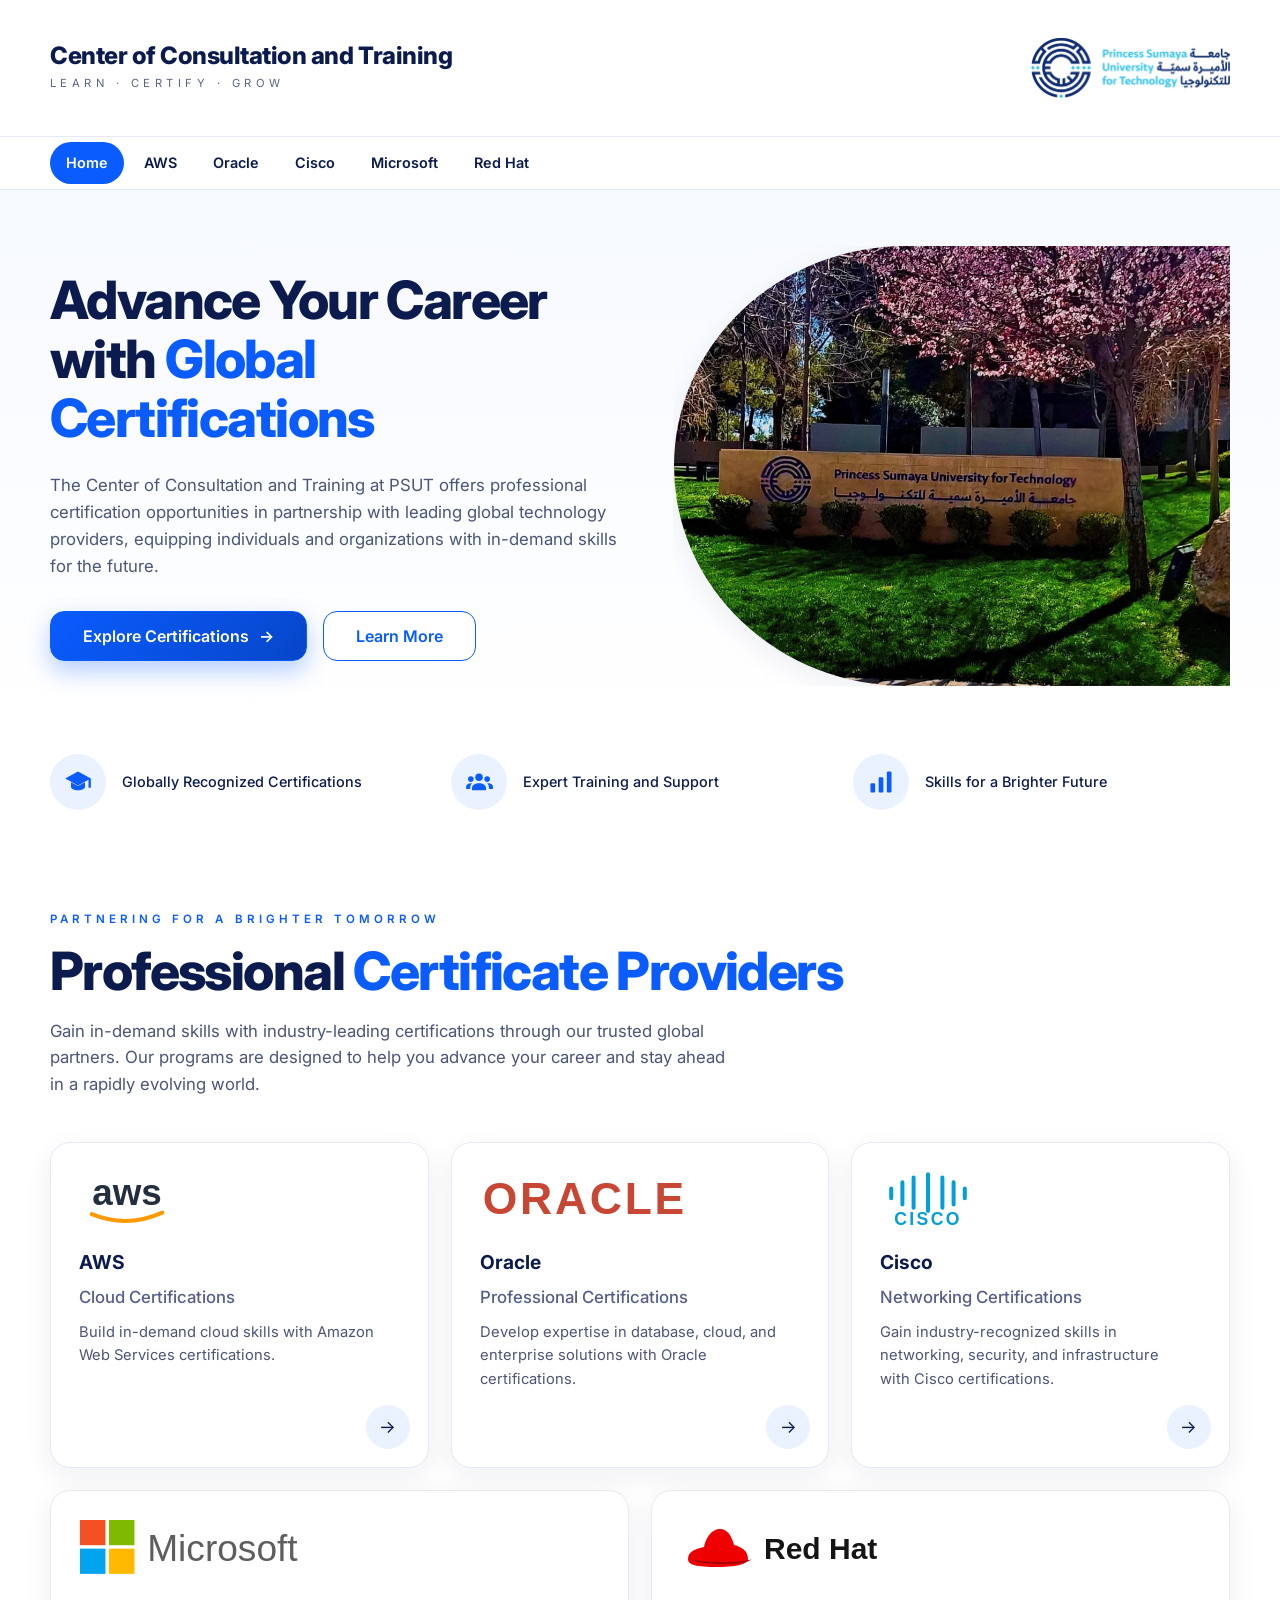
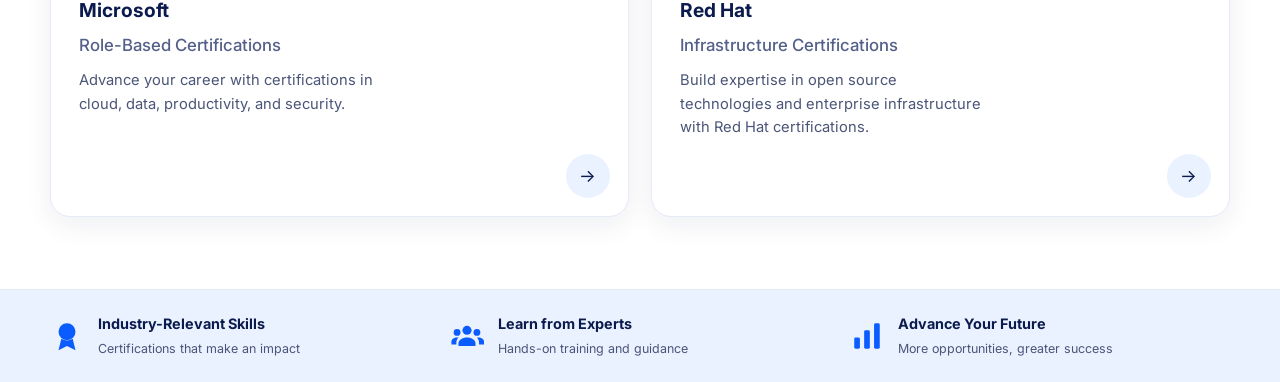
<file: index.html>
<!DOCTYPE html>
<html lang="en">
<head>
  <meta charset="UTF-8">
  <meta name="viewport" content="width=device-width, initial-scale=1, viewport-fit=cover">
  <meta name="theme-color" content="#ffffff">
  <meta name="color-scheme" content="light">
  <title>Center of Consultation and Training | PSUT</title>
  <link rel="preconnect" href="https://fonts.googleapis.com">
  <link href="https://fonts.googleapis.com/css2?family=Inter:wght@400;500;600;700;800&display=swap" rel="stylesheet">
  <link rel="stylesheet" href="css/Shared_Style.css">
  <link rel="stylesheet" href="css/index.css">
  <script>document.documentElement.classList.add("js");</script>
</head>
<body>
  <a class="skip-link" href="#main">Skip to main content</a>

  <!-- ===== Header ===== -->
  <header class="site-header">
    <div class="container site-header__inner">
      <div class="brand">
        <div class="brand__title">Center of Consultation and Training</div>
        <div class="brand__tagline">LEARN · CERTIFY · GROW</div>
      </div>
      <img class="university-logo" src="assets/images/psut-logo.webp" alt="Princess Sumaya University for Technology" width="1600" height="483">
    </div>
    <!-- NAV: the same links appear on every page. Edit a label here, and in each page, to rename it. -->
    <nav class="site-nav" aria-label="Main">
      <div class="container site-nav__inner">
        <ul>
          <li><a href="index.html" aria-current="page">Home</a></li>
          <li><a href="html/AWS.html">AWS</a></li>
          <li><a href="html/Oracle.html">Oracle</a></li>
          <li><a href="html/Cisco.html">Cisco</a></li>
          <li><a href="html/Microsoft.html">Microsoft</a></li>
          <li><a href="html/RedHat.html">Red Hat</a></li>
        </ul>
      </div>
    </nav>
  </header>

  <main id="main" tabindex="-1">
  <!-- ===== Hero ===== -->
  <section class="hero" id="hero">
    <div class="container hero__inner">
      <div class="hero__content">
        <h1 class="heading">Advance Your Career<br>with <em>Global Certifications</em></h1>
        <p class="lead">The Center of Consultation and Training at PSUT offers professional certification opportunities in partnership with leading global technology providers, equipping individuals and organizations with in-demand skills for the future.</p>
        <div class="hero__actions">
          <button class="btn btn--primary" data-scroll-target="#providers">Explore Certifications <span aria-hidden="true">→</span></button>
          <button class="btn btn--outline" data-scroll-target="#highlights">Learn More</button>
        </div>
      </div>
      <div class="hero__media" data-tilt>
        <img src="assets/images/campus.webp" alt="PSUT campus in spring bloom">
      </div>
    </div>
  </section>

  <!-- ===== Highlights ===== -->
  <section class="highlights" id="highlights">
    <div class="container highlights__inner">
      <div class="highlight reveal">
        <div class="highlight__icon">
          <svg viewBox="0 0 24 24" fill="currentColor"><path d="M12 3 1 9l11 6 9-4.9V17h2V9L12 3zm-6 9.2V16c0 1.7 2.7 3 6 3s6-1.3 6-3v-3.8l-6 3.3-6-3.3z"/></svg>
        </div>
        <span>Globally Recognized Certifications</span>
      </div>
      <div class="highlight reveal">
        <div class="highlight__icon">
          <svg viewBox="0 0 24 24" fill="currentColor"><circle cx="12" cy="8" r="3.2"/><circle cx="5" cy="9.5" r="2.4"/><circle cx="19" cy="9.5" r="2.4"/><path d="M12 13c-3.3 0-6 1.8-6 4v2h12v-2c0-2.2-2.7-4-6-4zM5 13c-2.3 0-4 1.2-4 3v2h3.5v-1.5c0-1.4.6-2.6 1.6-3.5H5zm14 0h-.1c1 .9 1.6 2.100 1.600 3.500V18H24v-2c0-1.800-1.700-3-4-3z"/></svg>
        </div>
        <span>Expert Training and Support</span>
      </div>
      <div class="highlight reveal">
        <div class="highlight__icon">
          <svg viewBox="0 0 24 24" fill="currentColor"><rect x="3" y="13" width="4" height="8" rx="1"/><rect x="10" y="8" width="4" height="13" rx="1"/><rect x="17" y="3" width="4" height="18" rx="1"/></svg>
        </div>
        <span>Skills for a Brighter Future</span>
      </div>
    </div>
  </section>

  <!-- ===== Providers ===== -->
  <section class="section providers" id="providers">
    <div class="container">
      <div class="eyebrow">Partnering for a brighter tomorrow</div>
      <h2 class="heading">Professional <em>Certificate Providers</em></h2>
      <p class="lead">Gain in-demand skills with industry-leading certifications through our trusted global partners. Our programs are designed to help you advance your career and stay ahead in a rapidly evolving world.</p>
      <div class="providers__grid">
        <article class="provider-card reveal" id="provider-aws">
          <div class="provider-card__logo">
            <img src="assets/images/aws.svg" alt="">
          </div>
          <h3>AWS</h3>
          <h4>Cloud Certifications</h4>
          <p>Build in-demand cloud skills with Amazon Web Services certifications.</p>
          <a class="provider-card__arrow" href="html/AWS.html" aria-label="Open the AWS courses page from AWS">→</a>
        </article>
        <article class="provider-card reveal" id="provider-oracle">
          <div class="provider-card__logo">
            <img src="assets/images/oracle.svg" alt="">
          </div>
          <h3>Oracle</h3>
          <h4>Professional Certifications</h4>
          <p>Develop expertise in database, cloud, and enterprise solutions with Oracle certifications.</p>
          <a class="provider-card__arrow" href="html/Oracle.html" aria-label="Open the Oracle courses page from Oracle">→</a>
        </article>
        <article class="provider-card reveal" id="provider-cisco">
          <div class="provider-card__logo">
            <img src="assets/images/cisco.svg" alt="">
          </div>
          <h3>Cisco</h3>
          <h4>Networking Certifications</h4>
          <p>Gain industry-recognized skills in networking, security, and infrastructure with Cisco certifications.</p>
          <a class="provider-card__arrow" href="html/Cisco.html" aria-label="Open the Cisco courses page from Cisco">→</a>
        </article>
        <article class="provider-card reveal" id="provider-microsoft">
          <div class="provider-card__logo">
            <img src="assets/images/microsoft.svg" alt="">
          </div>
          <h3>Microsoft</h3>
          <h4>Role-Based Certifications</h4>
          <p>Advance your career with certifications in cloud, data, productivity, and security.</p>
          <a class="provider-card__arrow" href="html/Microsoft.html" aria-label="Open the Microsoft courses page from Microsoft">→</a>
        </article>
        <article class="provider-card reveal" id="provider-redhat">
          <div class="provider-card__logo">
            <img src="assets/images/redhat.svg" alt="">
          </div>
          <h3>Red Hat</h3>
          <h4>Infrastructure Certifications</h4>
          <p>Build expertise in open source technologies and enterprise infrastructure with Red Hat certifications.</p>
          <a class="provider-card__arrow" href="html/RedHat.html" aria-label="Open the Red Hat courses page from Red Hat">→</a>
        </article>
      </div>
    </div>
  </section>

  </main>

  <!-- ===== Footer strip ===== -->
  <footer class="footer-strip">
    <div class="container footer-strip__inner">
      <div class="footer-strip__item">
        <svg viewBox="0 0 24 24" fill="currentColor"><circle cx="12" cy="9" r="6"/><path d="M8 14 6 22l6-3 6 3-2-8a7.500 7.500 0 0 1-8 0z"/></svg>
        <div>
          <strong>Industry-Relevant Skills</strong><span>Certifications that make an impact</span>
        </div>
      </div>
      <div class="footer-strip__item">
        <svg viewBox="0 0 24 24" fill="currentColor"><circle cx="12" cy="8" r="3.2"/><circle cx="5" cy="9.5" r="2.4"/><circle cx="19" cy="9.5" r="2.4"/><path d="M12 13c-3.3 0-6 1.8-6 4v2h12v-2c0-2.2-2.7-4-6-4zM5 13c-2.3 0-4 1.2-4 3v2h3.5v-1.5c0-1.4.6-2.6 1.6-3.5H5zm14 0h-.1c1 .9 1.6 2.100 1.600 3.500V18H24v-2c0-1.800-1.700-3-4-3z"/></svg>
        <div>
          <strong>Learn from Experts</strong><span>Hands-on training and guidance</span>
        </div>
      </div>
      <div class="footer-strip__item">
        <svg viewBox="0 0 24 24" fill="currentColor"><rect x="3" y="13" width="4" height="8" rx="1"/><rect x="10" y="8" width="4" height="13" rx="1"/><rect x="17" y="3" width="4" height="18" rx="1"/></svg>
        <div>
          <strong>Advance Your Future</strong><span>More opportunities, greater success</span>
        </div>
      </div>
    </div>
  </footer>

  <script src="js/Shared_Script.js"></script>
  <script src="js/index.js"></script>
</body>
</html>
</file>
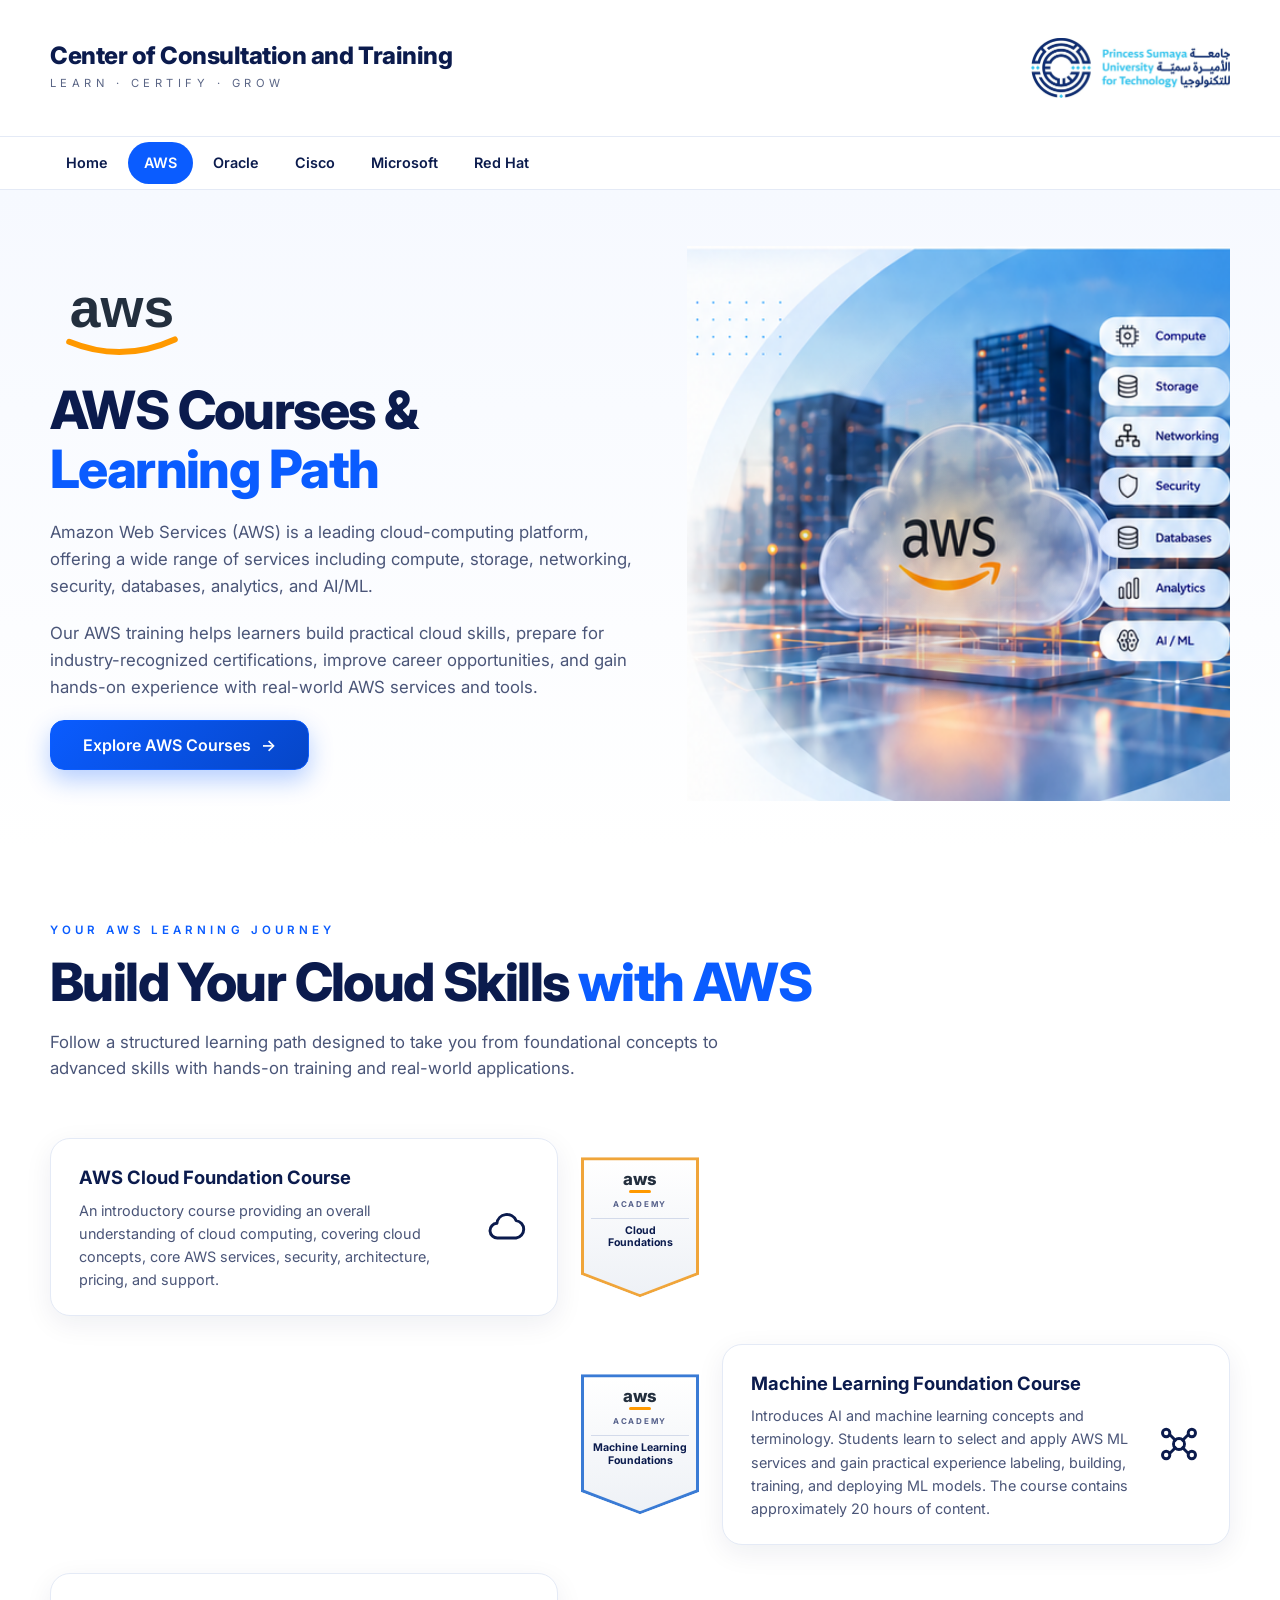
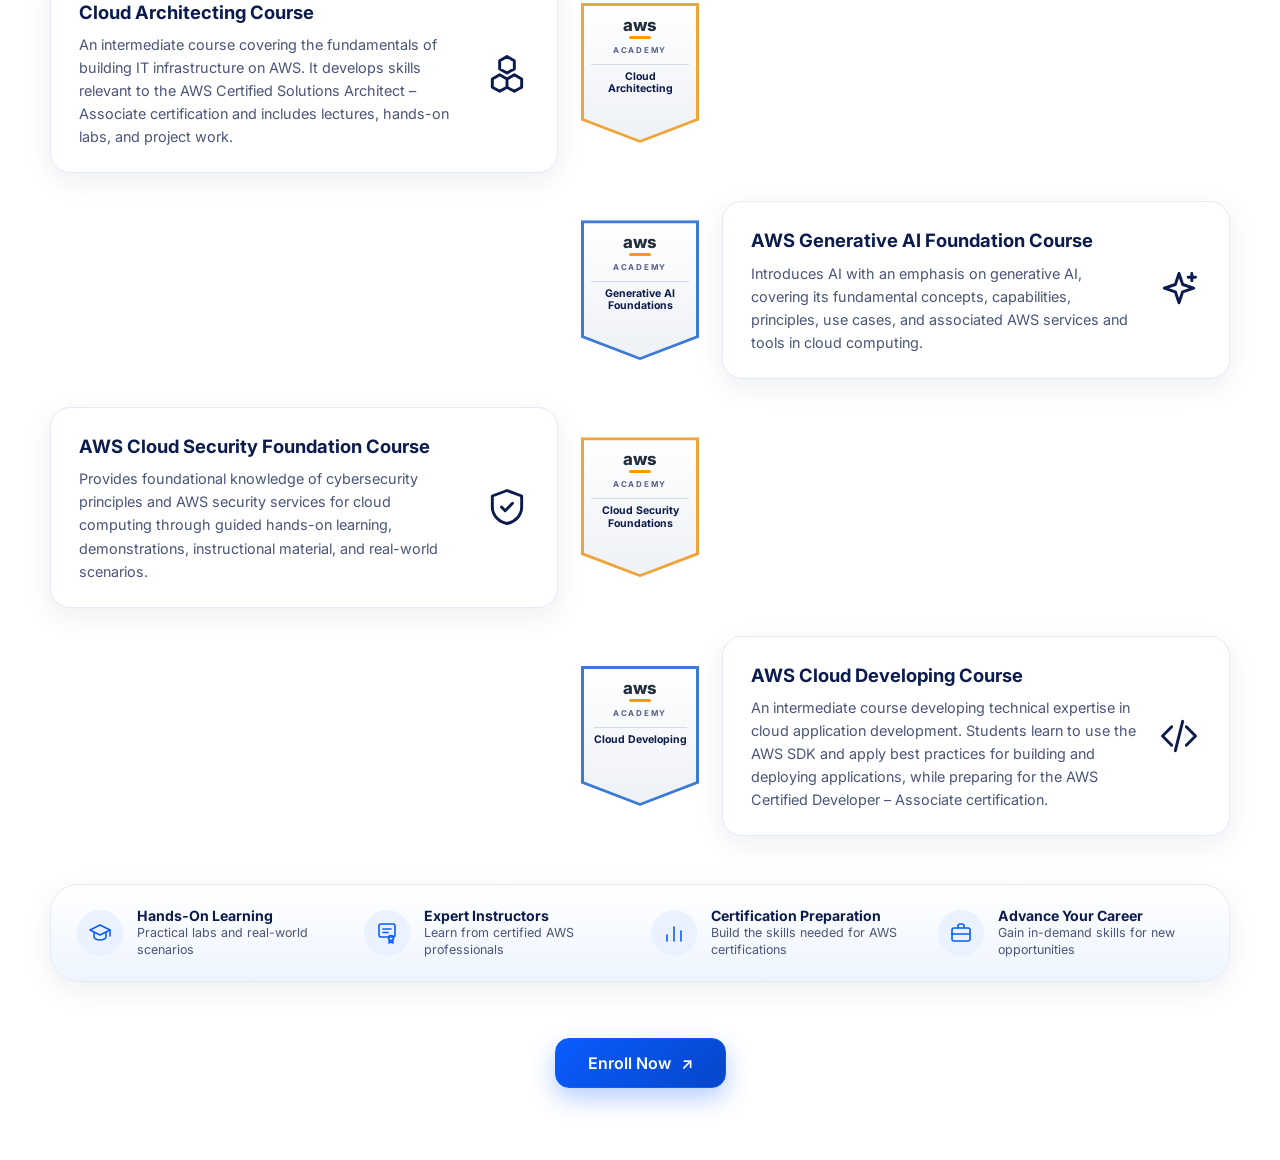
<file: html/AWS.html>
<!DOCTYPE html>
<html lang="en">
<head>
  <meta charset="UTF-8">
  <meta name="viewport" content="width=device-width, initial-scale=1, viewport-fit=cover">
  <meta name="theme-color" content="#ffffff">
  <meta name="color-scheme" content="light">
  <title>AWS Courses &amp; Learning Path | PSUT</title>
  <link rel="preconnect" href="https://fonts.googleapis.com">
  <link href="https://fonts.googleapis.com/css2?family=Inter:wght@400;500;600;700;800&display=swap" rel="stylesheet">
  <link rel="stylesheet" href="../css/Shared_Style.css">
  <link rel="stylesheet" href="../css/AWS.css">
  <script>document.documentElement.classList.add("js");</script>
</head>
<body>
  <a class="skip-link" href="#main">Skip to main content</a>

  <!-- ===== Header (logo links back home) ===== -->
  <header class="site-header">
    <div class="container site-header__inner">
      <a class="brand" href="../index.html" aria-label="Back to home">
        <div class="brand__title">Center of Consultation and Training</div>
        <div class="brand__tagline">LEARN · CERTIFY · GROW</div>
      </a>
      <img class="university-logo" src="../assets/images/psut-logo.webp" alt="Princess Sumaya University for Technology" width="1600" height="483">
    </div>
    <!-- NAV: the same links appear on every page. Edit a label here, and in each page, to rename it. -->
    <nav class="site-nav" aria-label="Main">
      <div class="container site-nav__inner">
        <ul>
          <li><a href="../index.html">Home</a></li>
          <li><a href="AWS.html" aria-current="page">AWS</a></li>
          <li><a href="Oracle.html">Oracle</a></li>
          <li><a href="Cisco.html">Cisco</a></li>
          <li><a href="Microsoft.html">Microsoft</a></li>
          <li><a href="RedHat.html">Red Hat</a></li>
        </ul>
      </div>
    </nav>
  </header>

  <main id="main" tabindex="-1">
  <!-- ===== Hero ===== -->
  <section class="aws-hero" id="hero">
    <div class="container aws-hero__inner">
      <div class="aws-hero__content">
        <img class="aws-hero__logo" src="../assets/images/aws.svg" alt="AWS logo">
        <h1 class="heading">AWS Courses &amp; <em>Learning Path</em></h1>
        <p class="lead">Amazon Web Services (AWS) is a leading cloud-computing platform, offering a wide range of services including compute, storage, networking, security, databases, analytics, and AI/ML.</p>
        <p class="lead">Our AWS training helps learners build practical cloud skills, prepare for industry-recognized certifications, improve career opportunities, and gain hands-on experience with real-world AWS services and tools.</p>
        <button class="btn btn--primary" data-scroll-target="#courses">Explore AWS Courses <span aria-hidden="true">→</span></button>
      </div>
      <div class="aws-hero__visual" data-tilt>
        <div class="glow" aria-hidden="true"></div>
        <img class="hero-art" src="../assets/images/aws-hero.png" alt="AWS cloud above a city skyline with Compute, Storage, Networking, Security, Databases, Analytics and AI/ML services" width="489" height="500">
      </div>
    </div>
  </section>

  <!-- ===== Courses / learning path (edit the course text directly in the cards below) ===== -->
  <section class="section courses" id="courses">
    <div class="container">
      <div class="eyebrow">Your AWS learning journey</div>
      <h2 class="heading">Build Your Cloud Skills <em>with AWS</em></h2>
      <p class="lead">Follow a structured learning path designed to take you from foundational concepts to advanced skills with hands-on training and real-world applications.</p>
      <ol class="path" aria-label="Course learning path">
        <!-- 1. AWS Cloud Foundation Course -->
        <li class="path-item path-item--left reveal">
          <div class="path-item__badge">
            <div class="badge" role="img" aria-label="Cloud Foundations badge">
              <div class="badge__aws">aws</div>
              <div class="badge__academy">ACADEMY</div>
              <div class="badge__label">Cloud Foundations</div>
            </div>
          </div>
          <article class="path-item__card">
            <div>
              <h3>AWS Cloud Foundation Course</h3>
              <p>An introductory course providing an overall understanding of cloud computing, covering cloud concepts, core AWS services, security, architecture, pricing, and support.</p>
            </div>
            <div class="path-item__icon">
              <svg viewBox="0 0 24 24" fill="none" stroke="currentColor" stroke-width="1.6" stroke-linecap="round" stroke-linejoin="round"><path d="M7 18a4 4 0 0 1-.5-8A5.500 5.500 0 0 1 17 8.500 4.800 4.800 0 0 1 17 18H7z"/></svg>
            </div>
          </article>
        </li>
        <!-- 2. Machine Learning Foundation Course -->
        <li class="path-item path-item--right reveal">
          <div class="path-item__badge">
            <div class="badge" role="img" aria-label="Machine Learning Foundations badge">
              <div class="badge__aws">aws</div>
              <div class="badge__academy">ACADEMY</div>
              <div class="badge__label">Machine Learning Foundations</div>
            </div>
          </div>
          <article class="path-item__card">
            <div>
              <h3>Machine Learning Foundation Course</h3>
              <p>Introduces AI and machine learning concepts and terminology. Students learn to select and apply AWS ML services and gain practical experience labeling, building, training, and deploying ML models. The course contains approximately 20 hours of content.</p>
            </div>
            <div class="path-item__icon">
              <svg viewBox="0 0 24 24" fill="none" stroke="currentColor" stroke-width="1.6" stroke-linecap="round" stroke-linejoin="round"><circle cx="12" cy="12" r="3"/><circle cx="5" cy="6" r="2"/><circle cx="19" cy="6" r="2"/><circle cx="5" cy="18" r="2"/><circle cx="19" cy="18" r="2"/><path d="m7 7 3 3M17 7l-3 3M7 17l3-3M17 17l-3-3"/></svg>
            </div>
          </article>
        </li>
        <!-- 3. Cloud Architecting Course -->
        <li class="path-item path-item--left reveal">
          <div class="path-item__badge">
            <div class="badge" role="img" aria-label="Cloud Architecting badge">
              <div class="badge__aws">aws</div>
              <div class="badge__academy">ACADEMY</div>
              <div class="badge__label">Cloud Architecting</div>
            </div>
          </div>
          <article class="path-item__card">
            <div>
              <h3>Cloud Architecting Course</h3>
              <p>An intermediate course covering the fundamentals of building IT infrastructure on AWS. It develops skills relevant to the AWS Certified Solutions Architect – Associate certification and includes lectures, hands-on labs, and project work.</p>
            </div>
            <div class="path-item__icon">
              <svg viewBox="0 0 24 24" fill="none" stroke="currentColor" stroke-width="1.6" stroke-linecap="round" stroke-linejoin="round"><path d="m12 3 4 2.300v4.500L12 12 8 9.800V5.300L12 3zM8 13l4 2.300v4.500L8 22l-4-2.200v-4.500L8 13zM16 13l4 2.300v4.500L16 22l-4-2.200v-4.500L16 13z"/></svg>
            </div>
          </article>
        </li>
        <!-- 4. AWS Generative AI Foundation Course -->
        <li class="path-item path-item--right reveal">
          <div class="path-item__badge">
            <div class="badge" role="img" aria-label="Generative AI Foundations badge">
              <div class="badge__aws">aws</div>
              <div class="badge__academy">ACADEMY</div>
              <div class="badge__label">Generative AI Foundations</div>
            </div>
          </div>
          <article class="path-item__card">
            <div>
              <h3>AWS Generative AI Foundation Course</h3>
              <p>Introduces AI with an emphasis on generative AI, covering its fundamental concepts, capabilities, principles, use cases, and associated AWS services and tools in cloud computing.</p>
            </div>
            <div class="path-item__icon">
              <svg viewBox="0 0 24 24" fill="none" stroke="currentColor" stroke-width="1.6" stroke-linecap="round" stroke-linejoin="round"><path d="M12 3l2 6 6 2-6 2-2 6-2-6-6-2 6-2 2-6zM19 3v4M17 5h4"/></svg>
            </div>
          </article>
        </li>
        <!-- 5. AWS Cloud Security Foundation Course -->
        <li class="path-item path-item--left reveal">
          <div class="path-item__badge">
            <div class="badge" role="img" aria-label="Cloud Security Foundations badge">
              <div class="badge__aws">aws</div>
              <div class="badge__academy">ACADEMY</div>
              <div class="badge__label">Cloud Security Foundations</div>
            </div>
          </div>
          <article class="path-item__card">
            <div>
              <h3>AWS Cloud Security Foundation Course</h3>
              <p>Provides foundational knowledge of cybersecurity principles and AWS security services for cloud computing through guided hands-on learning, demonstrations, instructional material, and real-world scenarios.</p>
            </div>
            <div class="path-item__icon">
              <svg viewBox="0 0 24 24" fill="none" stroke="currentColor" stroke-width="1.6" stroke-linecap="round" stroke-linejoin="round"><path d="M12 3 4 6v6c0 4.500 3.400 8 8 9 4.600-1 8-4.500 8-9V6l-8-3z"/><path d="m9 12 2 2 4-4"/></svg>
            </div>
          </article>
        </li>
        <!-- 6. AWS Cloud Developing Course -->
        <li class="path-item path-item--right reveal">
          <div class="path-item__badge">
            <div class="badge" role="img" aria-label="Cloud Developing badge">
              <div class="badge__aws">aws</div>
              <div class="badge__academy">ACADEMY</div>
              <div class="badge__label">Cloud Developing</div>
            </div>
          </div>
          <article class="path-item__card">
            <div>
              <h3>AWS Cloud Developing Course</h3>
              <p>An intermediate course developing technical expertise in cloud application development. Students learn to use the AWS SDK and apply best practices for building and deploying applications, while preparing for the AWS Certified Developer – Associate certification.</p>
            </div>
            <div class="path-item__icon">
              <svg viewBox="0 0 24 24" fill="none" stroke="currentColor" stroke-width="1.6" stroke-linecap="round" stroke-linejoin="round"><path d="m8 7-5 5 5 5M16 7l5 5-5 5M14 4l-4 16"/></svg>
            </div>
          </article>
        </li>
      </ol>
      <ul class="features" aria-label="Why train with us">
        <li class="feature reveal">
          <div class="feature__icon">
            <svg viewBox="0 0 24 24" fill="none" stroke="currentColor" stroke-width="1.6" stroke-linecap="round" stroke-linejoin="round"><path d="m2 9 10-5 10 5-10 5z"/><path d="M6 11.500V16c0 1.500 2.700 3 6 3s6-1.500 6-3v-4.500M22 9v6"/></svg>
          </div>
          <div>
            <strong>Hands-On Learning</strong><span>Practical labs and real-world scenarios</span>
          </div>
        </li>
        <li class="feature reveal">
          <div class="feature__icon">
            <svg viewBox="0 0 24 24" fill="none" stroke="currentColor" stroke-width="1.6" stroke-linecap="round" stroke-linejoin="round"><rect x="4" y="3" width="16" height="13" rx="2"/><path d="M8 8h8M8 11.500h5"/><circle cx="16" cy="17" r="2.500"/><path d="m14.500 19.500-.5 2.500 2-1 2 1-.5-2.500"/></svg>
          </div>
          <div>
            <strong>Expert Instructors</strong><span>Learn from certified AWS professionals</span>
          </div>
        </li>
        <li class="feature reveal">
          <div class="feature__icon">
            <svg viewBox="0 0 24 24" fill="none" stroke="currentColor" stroke-width="1.6" stroke-linecap="round" stroke-linejoin="round"><path d="M5 20v-6M12 20V6M19 20v-10"/></svg>
          </div>
          <div>
            <strong>Certification Preparation</strong><span>Build the skills needed for AWS certifications</span>
          </div>
        </li>
        <li class="feature reveal">
          <div class="feature__icon">
            <svg viewBox="0 0 24 24" fill="none" stroke="currentColor" stroke-width="1.6" stroke-linecap="round" stroke-linejoin="round"><rect x="3" y="7" width="18" height="13" rx="2"/><path d="M9 7V5a2 2 0 0 1 2-2h2a2 2 0 0 1 2 2v2M3 13h18"/></svg>
          </div>
          <div>
            <strong>Advance Your Career</strong><span>Gain in-demand skills for new opportunities</span>
          </div>
        </li>
      </ul>
      <div class="courses__cta">
        <a class="btn btn--primary" href="https://docs.google.com/forms/d/e/1FAIpQLSde83dmmF6JFMfSVUKwudQcifYp6vcrirW1yvMqKiH8ndseFg/viewform?usp=header" target="_blank" rel="noopener noreferrer">Enroll Now <span aria-hidden="true">↗</span><span class="sr-only"> (opens in a new tab)</span></a>
      </div>
    </div>
  </section>

  </main>

  <script src="../js/Shared_Script.js"></script>
  <script src="../js/AWS.js"></script>
</body>
</html>
</file>
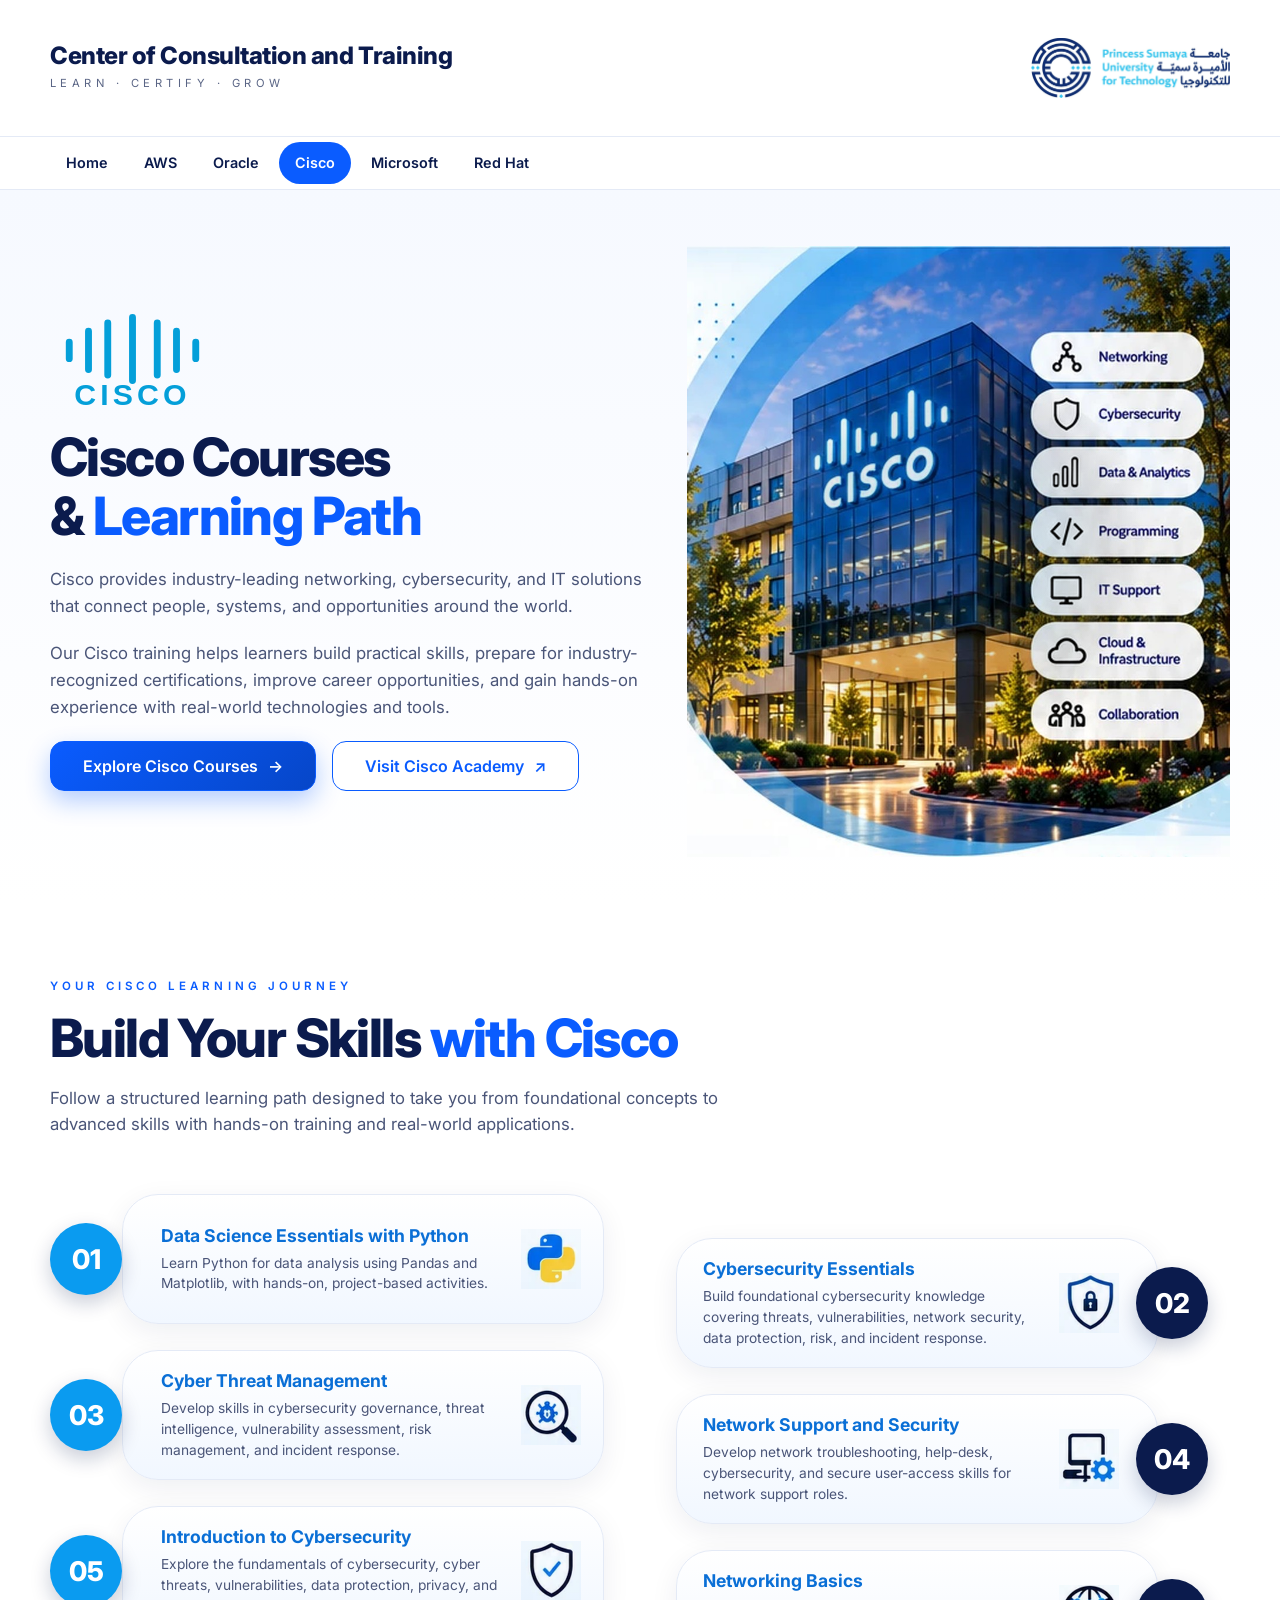
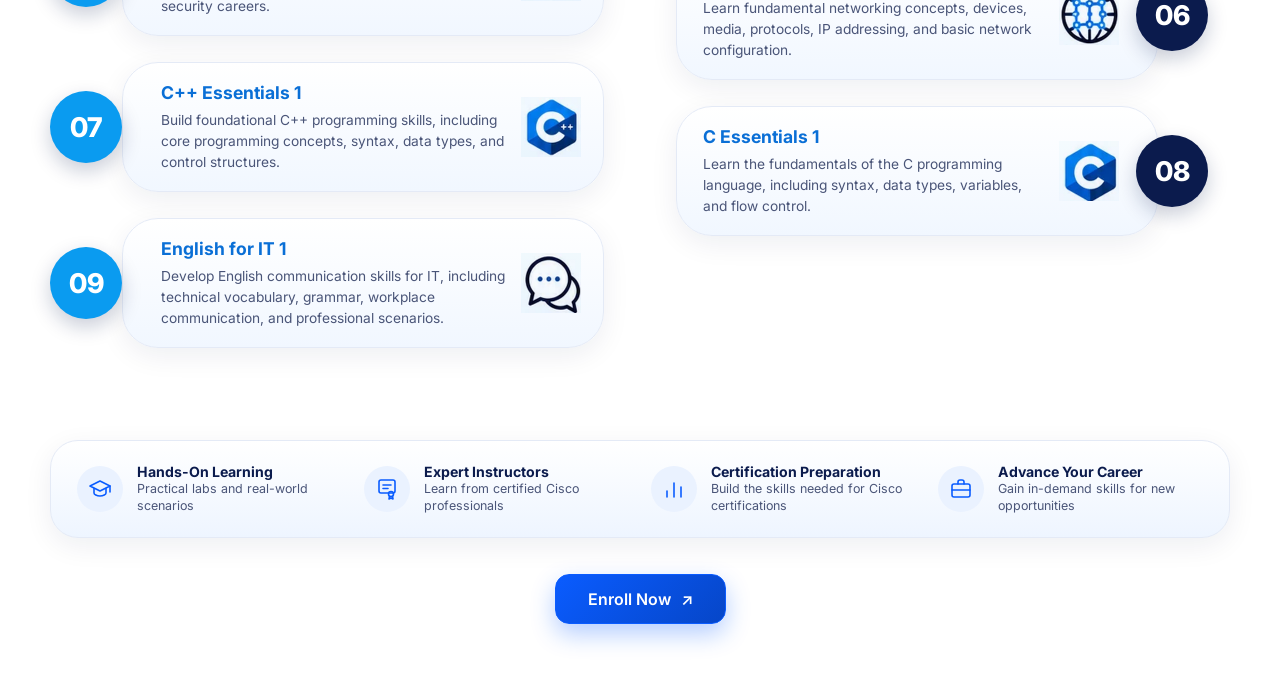
<file: html/Cisco.html>
<!DOCTYPE html>
<html lang="en">
<head>
  <meta charset="UTF-8">
  <meta name="viewport" content="width=device-width, initial-scale=1, viewport-fit=cover">
  <meta name="theme-color" content="#ffffff">
  <meta name="color-scheme" content="light">
  <title>Cisco Courses &amp; Learning Path | PSUT</title>
  <link rel="preconnect" href="https://fonts.googleapis.com">
  <link href="https://fonts.googleapis.com/css2?family=Inter:wght@400;500;600;700;800&display=swap" rel="stylesheet">
  <link rel="stylesheet" href="../css/Shared_Style.css">
  <link rel="stylesheet" href="../css/Cisco.css">
  <script>document.documentElement.classList.add("js");</script>
</head>
<body>
  <a class="skip-link" href="#main">Skip to main content</a>

  <!-- ===== Header (logo links back home) ===== -->
  <header class="site-header">
    <div class="container site-header__inner">
      <a class="brand" href="../index.html" aria-label="Back to home">
        <div class="brand__title">Center of Consultation and Training</div>
        <div class="brand__tagline">LEARN · CERTIFY · GROW</div>
      </a>
      <img class="university-logo" src="../assets/images/psut-logo.webp" alt="Princess Sumaya University for Technology" width="1600" height="483">
    </div>
    <!-- NAV: the same links appear on every page. Edit a label here, and in each page, to rename it. -->
    <nav class="site-nav" aria-label="Main">
      <div class="container site-nav__inner">
        <ul>
          <li><a href="../index.html">Home</a></li>
          <li><a href="AWS.html">AWS</a></li>
          <li><a href="Oracle.html">Oracle</a></li>
          <li><a href="Cisco.html" aria-current="page">Cisco</a></li>
          <li><a href="Microsoft.html">Microsoft</a></li>
          <li><a href="RedHat.html">Red Hat</a></li>
        </ul>
      </div>
    </nav>
  </header>

  <main id="main" tabindex="-1">
  <!-- ===== Hero ===== -->
  <section class="cs-hero" id="hero">
    <div class="container cs-hero__inner">
      <div class="cs-hero__content">
        <img class="cs-hero__logo" src="../assets/images/cisco.svg" alt="Cisco logo">
        <h1 class="heading">Cisco Courses &amp; <em>Learning Path</em></h1>
        <p class="lead">Cisco provides industry-leading networking, cybersecurity, and IT solutions that connect people, systems, and opportunities around the world.</p>
        <p class="lead">Our Cisco training helps learners build practical skills, prepare for industry-recognized certifications, improve career opportunities, and gain hands-on experience with real-world technologies and tools.</p>
        <div class="cs-hero__actions">
          <button class="btn btn--primary" data-scroll-target="#courses">Explore Cisco Courses <span aria-hidden="true">→</span></button>
          <a class="btn btn--outline" href="https://www.netacad.com" target="_blank" rel="noopener noreferrer">Visit Cisco Academy <span aria-hidden="true">↗</span><span class="sr-only"> (opens in a new tab)</span></a>
        </div>
      </div>
      <div class="cs-hero__visual" data-tilt>
        <div class="glow" aria-hidden="true"></div>
        <img class="hero-art" src="../assets/images/cisco-hero.jpg" alt="Cisco office building with Networking, Cybersecurity, Data &amp; Analytics, Programming, IT Support, Cloud &amp; Infrastructure and Collaboration" width="924" height="1040">
      </div>
    </div>
  </section>

  <!-- ===== Courses / learning path (edit the course text directly in the cards below) ===== -->
  <section class="section courses" id="courses">
    <div class="container">
      <div class="eyebrow">Your Cisco learning journey</div>
      <h2 class="heading">Build Your Skills <em>with Cisco</em></h2>
      <p class="lead">Follow a structured learning path designed to take you from foundational concepts to advanced skills with hands-on training and real-world applications.</p>
      <ol class="cs-grid" aria-label="Course learning path">
        <!-- 1. Data Science Essentials with Python -->
        <li class="cs-item cs-item--left reveal">
          <span class="cs-item__num" aria-hidden="true">01</span>
          <article class="cs-item__card">
            <div>
              <h3>Data Science Essentials with Python</h3>
              <p>Learn Python for data analysis using Pandas and Matplotlib, with hands-on, project-based activities.</p>
            </div>
            <div class="cs-item__icon">
              <img src="../assets/images/icons/cisco/01.png" alt="" loading="lazy">
            </div>
          </article>
        </li>
        <!-- 2. Cybersecurity Essentials -->
        <li class="cs-item cs-item--right reveal">
          <article class="cs-item__card">
            <div>
              <h3>Cybersecurity Essentials</h3>
              <p>Build foundational cybersecurity knowledge covering threats, vulnerabilities, network security, data protection, risk, and incident response.</p>
            </div>
            <div class="cs-item__icon">
              <img src="../assets/images/icons/cisco/02.png" alt="" loading="lazy">
            </div>
          </article>
          <span class="cs-item__num" aria-hidden="true">02</span>
        </li>
        <!-- 3. Cyber Threat Management -->
        <li class="cs-item cs-item--left reveal">
          <span class="cs-item__num" aria-hidden="true">03</span>
          <article class="cs-item__card">
            <div>
              <h3>Cyber Threat Management</h3>
              <p>Develop skills in cybersecurity governance, threat intelligence, vulnerability assessment, risk management, and incident response.</p>
            </div>
            <div class="cs-item__icon">
              <img src="../assets/images/icons/cisco/03.png" alt="" loading="lazy">
            </div>
          </article>
        </li>
        <!-- 4. Network Support and Security -->
        <li class="cs-item cs-item--right reveal">
          <article class="cs-item__card">
            <div>
              <h3>Network Support and Security</h3>
              <p>Develop network troubleshooting, help-desk, cybersecurity, and secure user-access skills for network support roles.</p>
            </div>
            <div class="cs-item__icon">
              <img src="../assets/images/icons/cisco/04.png" alt="" loading="lazy">
            </div>
          </article>
          <span class="cs-item__num" aria-hidden="true">04</span>
        </li>
        <!-- 5. Introduction to Cybersecurity -->
        <li class="cs-item cs-item--left reveal">
          <span class="cs-item__num" aria-hidden="true">05</span>
          <article class="cs-item__card">
            <div>
              <h3>Introduction to Cybersecurity</h3>
              <p>Explore the fundamentals of cybersecurity, cyber threats, vulnerabilities, data protection, privacy, and security careers.</p>
            </div>
            <div class="cs-item__icon">
              <img src="../assets/images/icons/cisco/05.png" alt="" loading="lazy">
            </div>
          </article>
        </li>
        <!-- 6. Networking Basics -->
        <li class="cs-item cs-item--right reveal">
          <article class="cs-item__card">
            <div>
              <h3>Networking Basics</h3>
              <p>Learn fundamental networking concepts, devices, media, protocols, IP addressing, and basic network configuration.</p>
            </div>
            <div class="cs-item__icon">
              <img src="../assets/images/icons/cisco/06.png" alt="" loading="lazy">
            </div>
          </article>
          <span class="cs-item__num" aria-hidden="true">06</span>
        </li>
        <!-- 7. C++ Essentials 1 -->
        <li class="cs-item cs-item--left reveal">
          <span class="cs-item__num" aria-hidden="true">07</span>
          <article class="cs-item__card">
            <div>
              <h3>C++ Essentials 1</h3>
              <p>Build foundational C++ programming skills, including core programming concepts, syntax, data types, and control structures.</p>
            </div>
            <div class="cs-item__icon">
              <img src="../assets/images/icons/cisco/07.png" alt="" loading="lazy">
            </div>
          </article>
        </li>
        <!-- 8. C Essentials 1 -->
        <li class="cs-item cs-item--right reveal">
          <article class="cs-item__card">
            <div>
              <h3>C Essentials 1</h3>
              <p>Learn the fundamentals of the C programming language, including syntax, data types, variables, and flow control.</p>
            </div>
            <div class="cs-item__icon">
              <img src="../assets/images/icons/cisco/08.png" alt="" loading="lazy">
            </div>
          </article>
          <span class="cs-item__num" aria-hidden="true">08</span>
        </li>
        <!-- 9. English for IT 1 -->
        <li class="cs-item cs-item--left reveal">
          <span class="cs-item__num" aria-hidden="true">09</span>
          <article class="cs-item__card">
            <div>
              <h3>English for IT 1</h3>
              <p>Develop English communication skills for IT, including technical vocabulary, grammar, workplace communication, and professional scenarios.</p>
            </div>
            <div class="cs-item__icon">
              <img src="../assets/images/icons/cisco/09.png" alt="" loading="lazy">
            </div>
          </article>
        </li>
      </ol>
      <ul class="features" aria-label="Why train with us">
        <li class="feature reveal">
          <div class="feature__icon">
            <svg viewBox="0 0 24 24" fill="none" stroke="currentColor" stroke-width="1.6" stroke-linecap="round" stroke-linejoin="round"><path d="m2 9 10-5 10 5-10 5z"/><path d="M6 11.500V16c0 1.500 2.700 3 6 3s6-1.500 6-3v-4.500M22 9v6"/></svg>
          </div>
          <div>
            <strong>Hands-On Learning</strong><span>Practical labs and real-world scenarios</span>
          </div>
        </li>
        <li class="feature reveal">
          <div class="feature__icon">
            <svg viewBox="0 0 24 24" fill="none" stroke="currentColor" stroke-width="1.6" stroke-linecap="round" stroke-linejoin="round"><rect x="4" y="3" width="16" height="13" rx="2"/><path d="M8 8h8M8 11.500h5"/><circle cx="16" cy="17" r="2.500"/><path d="m14.500 19.500-.5 2.500 2-1 2 1-.5-2.500"/></svg>
          </div>
          <div>
            <strong>Expert Instructors</strong><span>Learn from certified Cisco professionals</span>
          </div>
        </li>
        <li class="feature reveal">
          <div class="feature__icon">
            <svg viewBox="0 0 24 24" fill="none" stroke="currentColor" stroke-width="1.6" stroke-linecap="round" stroke-linejoin="round"><path d="M5 20v-6M12 20V6M19 20v-10"/></svg>
          </div>
          <div>
            <strong>Certification Preparation</strong><span>Build the skills needed for Cisco certifications</span>
          </div>
        </li>
        <li class="feature reveal">
          <div class="feature__icon">
            <svg viewBox="0 0 24 24" fill="none" stroke="currentColor" stroke-width="1.6" stroke-linecap="round" stroke-linejoin="round"><rect x="3" y="7" width="18" height="13" rx="2"/><path d="M9 7V5a2 2 0 0 1 2-2h2a2 2 0 0 1 2 2v2M3 13h18"/></svg>
          </div>
          <div>
            <strong>Advance Your Career</strong><span>Gain in-demand skills for new opportunities</span>
          </div>
        </li>
      </ul>
      <div class="courses__cta">
        <a class="btn btn--primary" href="https://docs.google.com/forms/d/e/1FAIpQLScpImP1l7mPWln0NwT92ot1ekxhfHqXWFc35qNZ9cjO_2Pz7Q/viewform?usp=header" target="_blank" rel="noopener noreferrer">Enroll Now <span aria-hidden="true">↗</span><span class="sr-only"> (opens in a new tab)</span></a>
      </div>
    </div>
  </section>

  </main>

  <script src="../js/Shared_Script.js"></script>
  <script src="../js/Cisco.js"></script>
</body>
</html>
</file>
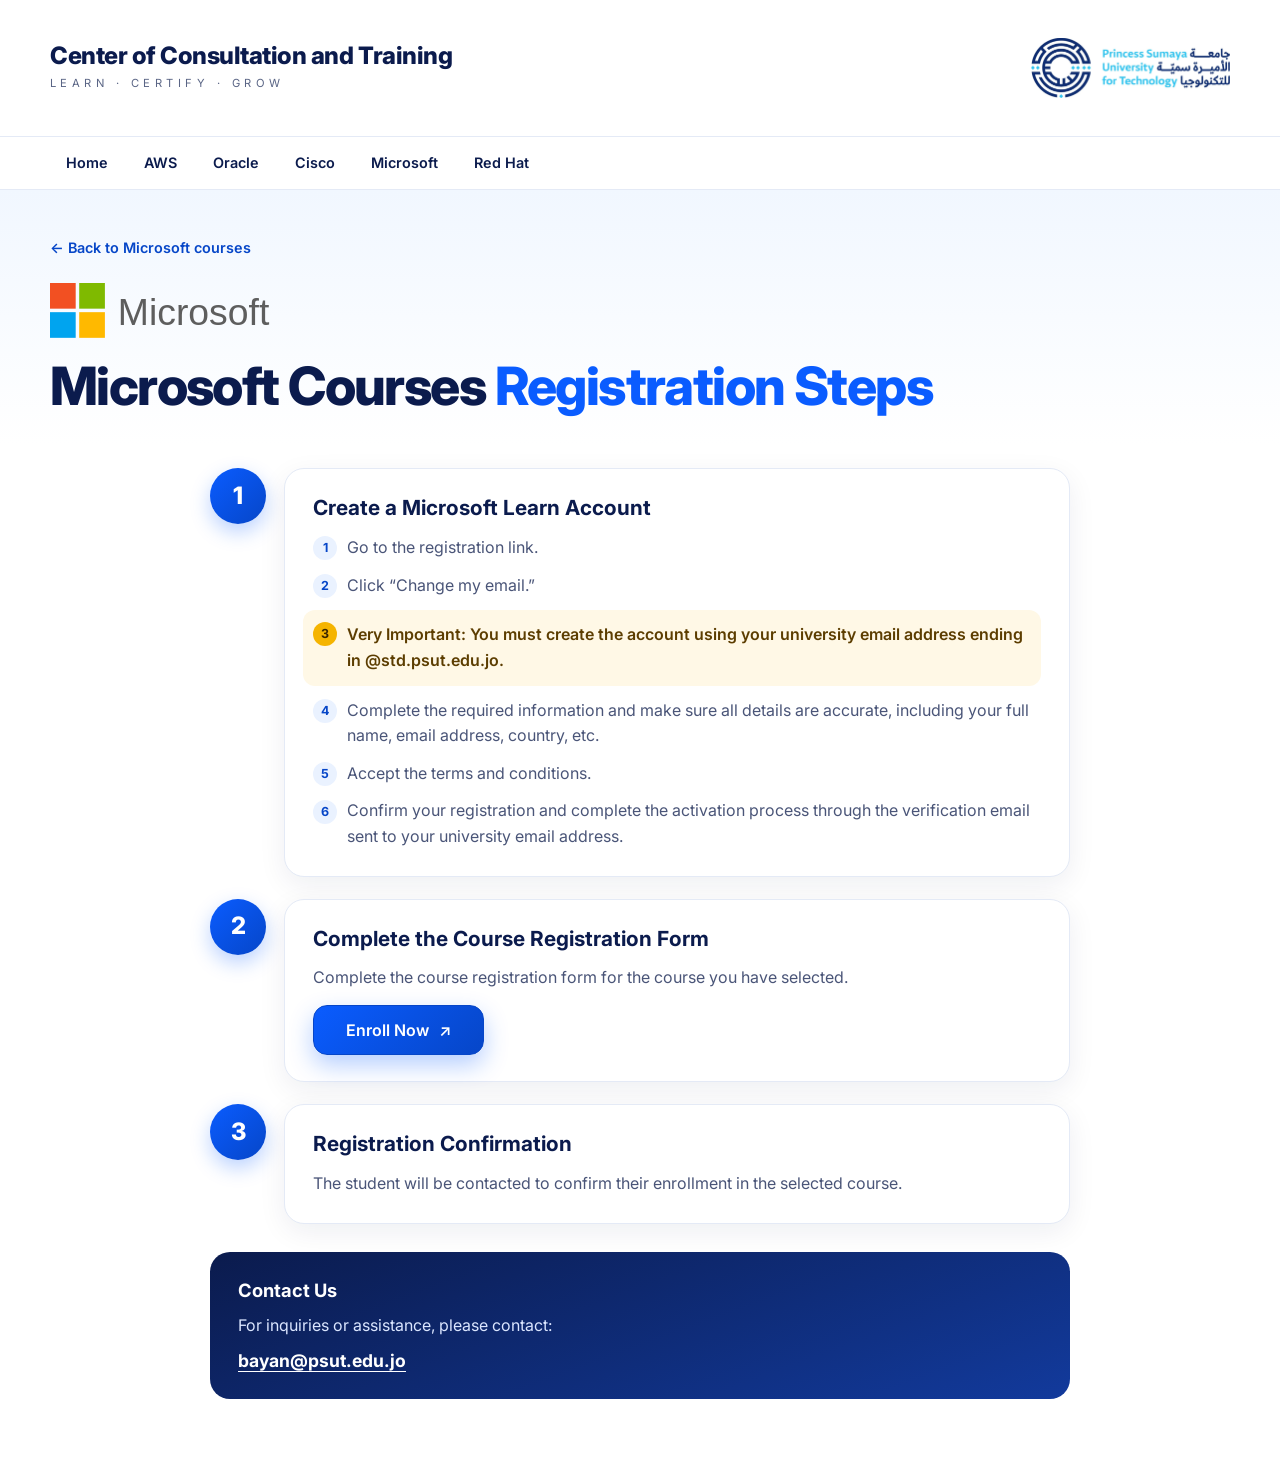
<file: html/Microsoft-Enroll.html>
<!DOCTYPE html>
<html lang="en">
<head>
  <meta charset="UTF-8">
  <meta name="viewport" content="width=device-width, initial-scale=1, viewport-fit=cover">
  <meta name="theme-color" content="#ffffff">
  <meta name="color-scheme" content="light">
  <meta name="robots" content="noindex">
  <title>Microsoft Registration Steps | PSUT</title>
  <link rel="preconnect" href="https://fonts.googleapis.com">
  <link href="https://fonts.googleapis.com/css2?family=Inter:wght@400;500;600;700;800&display=swap" rel="stylesheet">
  <link rel="stylesheet" href="../css/Shared_Style.css">
  <link rel="stylesheet" href="../css/Enroll.css">
  <script>document.documentElement.classList.add("js");</script>
</head>
<body data-provider="microsoft">
  <a class="skip-link" href="#main">Skip to main content</a>

  <!-- ===== Header (nav row is added by Shared.renderNav) ===== -->
  <header class="site-header">
    <div class="container site-header__inner">
      <a class="brand" href="../index.html" aria-label="Back to home">
        <div class="brand__title">Center of Consultation and Training</div>
        <div class="brand__tagline">LEARN · CERTIFY · GROW</div>
      </a>
      <img class="university-logo" src="../assets/images/psut-logo.webp" alt="Princess Sumaya University for Technology" width="1600" height="483">
    </div>
    <!-- NAV: the same links appear on every page. Edit a label here, and in each page, to rename it. -->
    <nav class="site-nav" aria-label="Main">
      <div class="container site-nav__inner">
        <ul>
          <li><a href="../index.html">Home</a></li>
          <li><a href="AWS.html">AWS</a></li>
          <li><a href="Oracle.html">Oracle</a></li>
          <li><a href="Cisco.html">Cisco</a></li>
          <li><a href="Microsoft.html">Microsoft</a></li>
          <li><a href="RedHat.html">Red Hat</a></li>
        </ul>
      </div>
    </nav>
  </header>

  <main id="main" tabindex="-1">
    <section class="enroll-hero" id="hero">
      <div class="container enroll-hero__inner">
        <a class="back-link" href="Microsoft.html">&larr; Back to Microsoft courses</a>
        <img class="enroll-hero__logo" src="../assets/images/microsoft.svg" alt="Microsoft logo">
        <h1 class="heading">Microsoft Courses <em>Registration Steps</em></h1>
      </div>
    </section>

    <section class="section enroll-body">
      <div class="container enroll-body__inner">
        <ol class="reg-steps" aria-label="Registration steps">
          <li class="step reveal">
            <span class="step__num" aria-hidden="true">1</span>
            <div class="step__card">
              <h2>Create a Microsoft Learn Account</h2>
              <ol class="step__list step__list--number">
                <!-- TODO LINK (Microsoft Learn registration link): wrap "registration link" like this: <a class="inline-link" href="PASTE-LINK-HERE" target="_blank" rel="noopener noreferrer">registration link</a> -->
                <li>Go to the registration link.</li>
                <li>Click “Change my email.”</li>
                <li class="is-important">Very Important: You must create the account using your university email address ending in @std.psut.edu.jo.</li>
                <li>Complete the required information and make sure all details are accurate, including your full name, email address, country, etc.</li>
                <li>Accept the terms and conditions.</li>
                <li>Confirm your registration and complete the activation process through the verification email sent to your university email address.</li>
              </ol>
            </div>
          </li>
          <li class="step reveal">
            <span class="step__num" aria-hidden="true">2</span>
            <div class="step__card">
              <h2>Complete the Course Registration Form</h2>
              <p>Complete the course registration form for the course you have selected.</p>
              <div class="step__action">
                <a class="btn btn--primary" href="https://docs.google.com/forms/d/e/1FAIpQLSft5WWs4mTYBpjIFoRjni8itJaZDnLiOlUcFW97W4wNpOfDVA/viewform?usp=header" target="_blank" rel="noopener noreferrer">Enroll Now <span aria-hidden="true">↗</span><span class="sr-only"> (opens in a new tab)</span></a>
              </div>
            </div>
          </li>
          <li class="step reveal">
            <span class="step__num" aria-hidden="true">3</span>
            <div class="step__card">
              <h2>Registration Confirmation</h2>
              <p>The student will be contacted to confirm their enrollment in the selected course.</p>
            </div>
          </li>
        </ol>
        <section class="reg-contact reveal" aria-labelledby="contact-title">
          <h2 id="contact-title">Contact Us</h2>
          <p>For inquiries or assistance, please contact:</p>
          <a class="contact__mail" href="mailto:bayan@psut.edu.jo">bayan@psut.edu.jo</a>
        </section>
      </div>
    </section>
  </main>

  <script src="../js/Shared_Script.js"></script>
  <script src="../js/Enroll.js"></script>
</body>
</html>
</file>
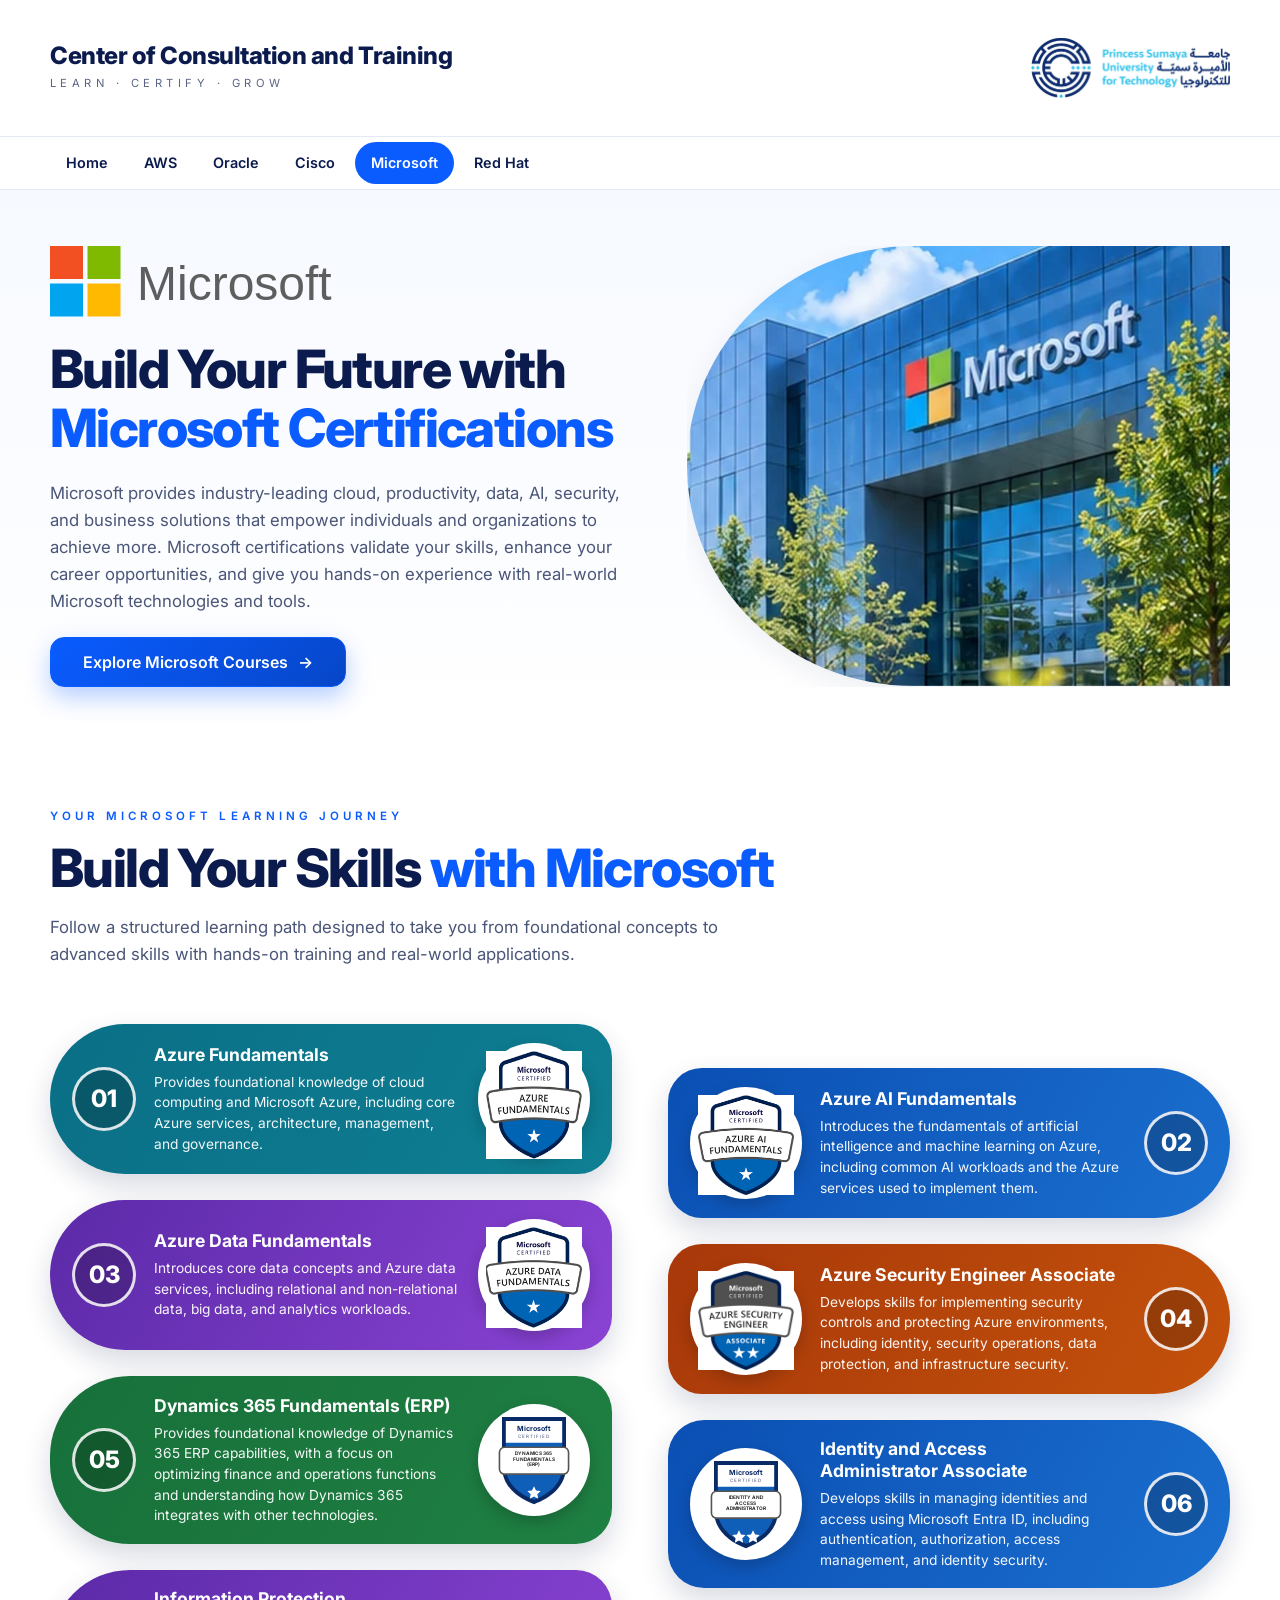
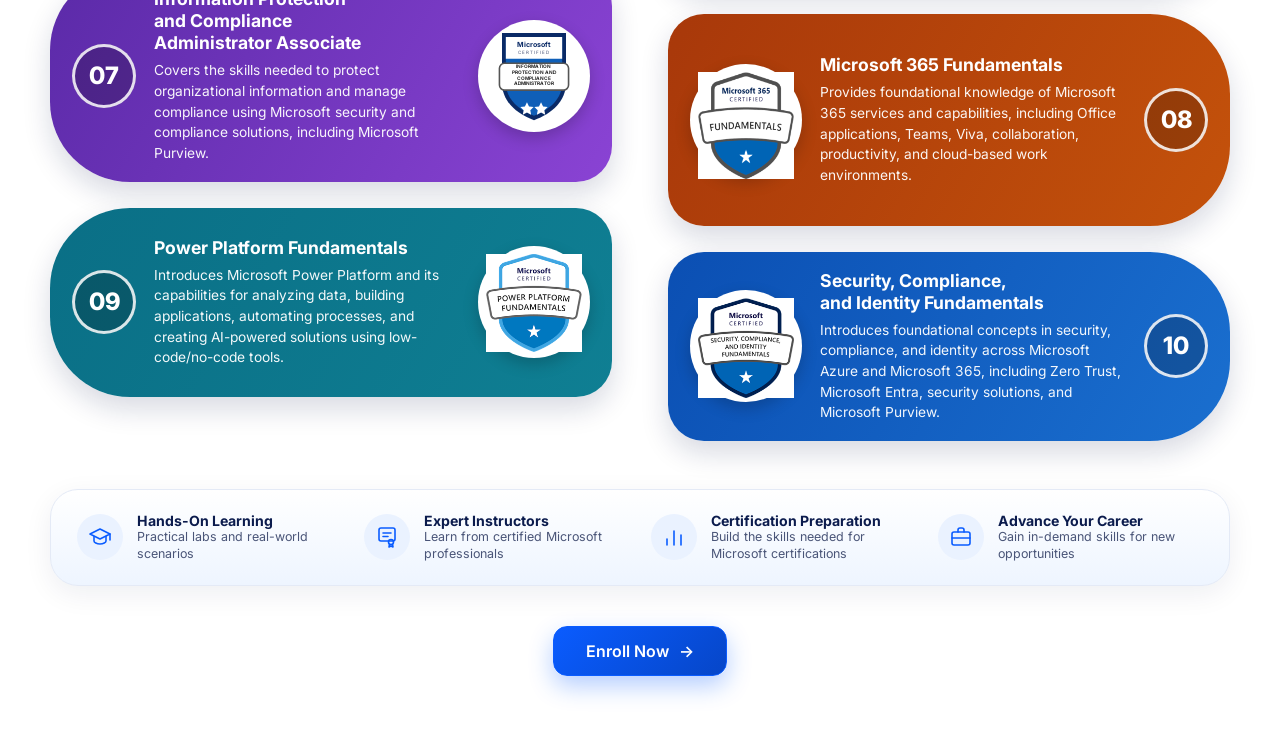
<file: html/Microsoft.html>
<!DOCTYPE html>
<html lang="en">
<head>
  <meta charset="UTF-8">
  <meta name="viewport" content="width=device-width, initial-scale=1, viewport-fit=cover">
  <meta name="theme-color" content="#ffffff">
  <meta name="color-scheme" content="light">
  <title>Microsoft Certifications &amp; Learning Path | PSUT</title>
  <link rel="preconnect" href="https://fonts.googleapis.com">
  <link href="https://fonts.googleapis.com/css2?family=Inter:wght@400;500;600;700;800&display=swap" rel="stylesheet">
  <link rel="stylesheet" href="../css/Shared_Style.css">
  <link rel="stylesheet" href="../css/Microsoft.css">
  <script>document.documentElement.classList.add("js");</script>
</head>
<body>
  <a class="skip-link" href="#main">Skip to main content</a>

  <!-- ===== Header (title links back home) ===== -->
  <header class="site-header">
    <div class="container site-header__inner">
      <a class="brand" href="../index.html" aria-label="Back to home">
        <div class="brand__title">Center of Consultation and Training</div>
        <div class="brand__tagline">LEARN · CERTIFY · GROW</div>
      </a>
      <img class="university-logo" src="../assets/images/psut-logo.webp" alt="Princess Sumaya University for Technology" width="1600" height="483">
    </div>
    <!-- NAV: the same links appear on every page. Edit a label here, and in each page, to rename it. -->
    <nav class="site-nav" aria-label="Main">
      <div class="container site-nav__inner">
        <ul>
          <li><a href="../index.html">Home</a></li>
          <li><a href="AWS.html">AWS</a></li>
          <li><a href="Oracle.html">Oracle</a></li>
          <li><a href="Cisco.html">Cisco</a></li>
          <li><a href="Microsoft.html" aria-current="page">Microsoft</a></li>
          <li><a href="RedHat.html">Red Hat</a></li>
        </ul>
      </div>
    </nav>
  </header>

  <main id="main" tabindex="-1">
  <!-- ===== Hero ===== -->
  <section class="ms-hero" id="hero">
    <div class="container ms-hero__inner">
      <div class="ms-hero__content">
        <img class="ms-hero__logo" src="../assets/images/microsoft.svg" alt="Microsoft logo">
        <h1 class="heading">Build Your Future with <em>Microsoft Certifications</em></h1>
        <p class="lead">Microsoft provides industry-leading cloud, productivity, data, AI, security, and business solutions that empower individuals and organizations to achieve more. Microsoft certifications validate your skills, enhance your career opportunities, and give you hands-on experience with real-world Microsoft technologies and tools.</p>
        <button class="btn btn--primary" data-scroll-target="#courses">Explore Microsoft Courses <span aria-hidden="true">→</span></button>
      </div>
      <div class="ms-hero__media" data-tilt>
        <img src="../assets/images/microsoft-hero.jpg" alt="Modern glass office building with Microsoft signage" width="768" height="880">
      </div>
    </div>
  </section>

  <!-- ===== Courses / learning path (edit the course text directly in the cards below) ===== -->
  <section class="section courses" id="courses">
    <div class="container">
      <div class="eyebrow">Your Microsoft learning journey</div>
      <h2 class="heading">Build Your Skills <em>with Microsoft</em></h2>
      <p class="lead">Follow a structured learning path designed to take you from foundational concepts to advanced skills with hands-on training and real-world applications.</p>
      <ol class="ms-grid" aria-label="Course learning path">
        <!-- 1. Azure Fundamentals -->
        <li class="ms-card ms-card--teal ms-card--left reveal">
          <span class="ms-card__num" aria-hidden="true">01</span>
          <div class="ms-card__text">
            <h3>Azure Fundamentals</h3>
            <p>Provides foundational knowledge of cloud computing and Microsoft Azure, including core Azure services, architecture, management, and governance.</p>
          </div>
          <div class="ms-card__badge">
            <img class="badge-art" src="../assets/images/badges/microsoft/azure-fundamentals.png" alt="Azure Fundamentals badge" loading="lazy">
          </div>
        </li>
        <!-- 2. Azure AI Fundamentals -->
        <li class="ms-card ms-card--blue ms-card--right reveal">
          <span class="ms-card__num" aria-hidden="true">02</span>
          <div class="ms-card__text">
            <h3>Azure AI Fundamentals</h3>
            <p>Introduces the fundamentals of artificial intelligence and machine learning on Azure, including common AI workloads and the Azure services used to implement them.</p>
          </div>
          <div class="ms-card__badge">
            <img class="badge-art" src="../assets/images/badges/microsoft/azure-ai-fundamentals.png" alt="Azure AI Fundamentals badge" loading="lazy">
          </div>
        </li>
        <!-- 3. Azure Data Fundamentals -->
        <li class="ms-card ms-card--purple ms-card--left reveal">
          <span class="ms-card__num" aria-hidden="true">03</span>
          <div class="ms-card__text">
            <h3>Azure Data Fundamentals</h3>
            <p>Introduces core data concepts and Azure data services, including relational and non-relational data, big data, and analytics workloads.</p>
          </div>
          <div class="ms-card__badge">
            <img class="badge-art" src="../assets/images/badges/microsoft/azure-data-fundamentals.png" alt="Azure Data Fundamentals badge" loading="lazy">
          </div>
        </li>
        <!-- 4. Azure Security Engineer Associate -->
        <li class="ms-card ms-card--orange ms-card--right reveal">
          <span class="ms-card__num" aria-hidden="true">04</span>
          <div class="ms-card__text">
            <h3>Azure Security Engineer Associate</h3>
            <p>Develops skills for implementing security controls and protecting Azure environments, including identity, security operations, data protection, and infrastructure security.</p>
          </div>
          <div class="ms-card__badge">
            <img class="badge-art" src="../assets/images/badges/microsoft/azure-security-engineer-associate.png" alt="Azure Security Engineer Associate badge" loading="lazy">
          </div>
        </li>
        <!-- 5. Dynamics 365 Fundamentals (ERP) -->
        <li class="ms-card ms-card--green ms-card--left reveal">
          <span class="ms-card__num" aria-hidden="true">05</span>
          <div class="ms-card__text">
            <h3>Dynamics 365 Fundamentals (ERP)</h3>
            <p>Provides foundational knowledge of Dynamics 365 ERP capabilities, with a focus on optimizing finance and operations functions and understanding how Dynamics 365 integrates with other technologies.</p>
          </div>
          <div class="ms-card__badge">
            <svg class="badge-art" viewBox="0 0 120 150" role="img" aria-label="Dynamics 365 Fundamentals (ERP) badge (placeholder)">
              <path d="M10 8h100v78c0 28-22 48-50 58C32 134 10 114 10 86z" fill="#0a2a66"/>
              <path d="M16 14h88v72c0 24-19 42-44 51-25-9-44-27-44-51z" fill="#0f5fb8"/>
              <path d="M16 14h88v34H16z" fill="#fff"/>
              <text x="60" y="30" text-anchor="middle" font-size="11" font-weight="700" fill="#0a2a66">Microsoft</text>
              <text x="60" y="41" text-anchor="middle" font-size="7" letter-spacing="1.500" fill="#4a5578">CERTIFIED</text>
              <rect x="6" y="55" width="108" height="42" rx="8" fill="#fff" stroke="#555" stroke-width="2.500"/>
              <text x="60" y="67" text-anchor="middle" font-size="7.500" font-weight="700" fill="#2b2b2b">DYNAMICS 365</text><text x="60" y="76" text-anchor="middle" font-size="7.500" font-weight="700" fill="#2b2b2b">FUNDAMENTALS</text><text x="60" y="85" text-anchor="middle" font-size="7.500" font-weight="700" fill="#2b2b2b">(ERP)</text>
              <path d="m60 116 3.200 6.500 7.200 1-5.200 5 1.300 7.100-6.500-3.400-6.500 3.400 1.300-7.100-5.200-5 7.200-1z" fill="#fff"/>
            </svg>
          </div>
        </li>
        <!-- 6. Identity and Access Administrator Associate -->
        <li class="ms-card ms-card--blue ms-card--right reveal">
          <span class="ms-card__num" aria-hidden="true">06</span>
          <div class="ms-card__text">
            <h3>Identity and Access Administrator Associate</h3>
            <p>Develops skills in managing identities and access using Microsoft Entra ID, including authentication, authorization, access management, and identity security.</p>
          </div>
          <div class="ms-card__badge">
            <svg class="badge-art" viewBox="0 0 120 150" role="img" aria-label="Identity and Access Administrator Associate badge (placeholder)">
              <path d="M10 8h100v78c0 28-22 48-50 58C32 134 10 114 10 86z" fill="#0a2a66"/>
              <path d="M16 14h88v72c0 24-19 42-44 51-25-9-44-27-44-51z" fill="#0f5fb8"/>
              <path d="M16 14h88v34H16z" fill="#fff"/>
              <text x="60" y="30" text-anchor="middle" font-size="11" font-weight="700" fill="#0a2a66">Microsoft</text>
              <text x="60" y="41" text-anchor="middle" font-size="7" letter-spacing="1.500" fill="#4a5578">CERTIFIED</text>
              <rect x="6" y="55" width="108" height="42" rx="8" fill="#fff" stroke="#555" stroke-width="2.500"/>
              <text x="60" y="67" text-anchor="middle" font-size="7.500" font-weight="700" fill="#2b2b2b">IDENTITY AND</text><text x="60" y="76" text-anchor="middle" font-size="7.500" font-weight="700" fill="#2b2b2b">ACCESS</text><text x="60" y="85" text-anchor="middle" font-size="7.500" font-weight="700" fill="#2b2b2b">ADMINISTRATOR</text>
              <path d="m49 116 3.200 6.500 7.200 1-5.200 5 1.300 7.100-6.500-3.400-6.500 3.400 1.300-7.100-5.200-5 7.200-1z" fill="#fff"/><path d="m71 116 3.200 6.500 7.200 1-5.200 5 1.300 7.100-6.500-3.400-6.500 3.400 1.300-7.100-5.200-5 7.200-1z" fill="#fff"/>
            </svg>
          </div>
        </li>
        <!-- 7. Information Protection and Compliance Administrator Associate -->
        <li class="ms-card ms-card--purple ms-card--left reveal">
          <span class="ms-card__num" aria-hidden="true">07</span>
          <div class="ms-card__text">
            <h3>Information Protection and Compliance Administrator Associate</h3>
            <p>Covers the skills needed to protect organizational information and manage compliance using Microsoft security and compliance solutions, including Microsoft Purview.</p>
          </div>
          <div class="ms-card__badge">
            <svg class="badge-art" viewBox="0 0 120 150" role="img" aria-label="Information Protection and Compliance Administrator Associate badge (placeholder)">
              <path d="M10 8h100v78c0 28-22 48-50 58C32 134 10 114 10 86z" fill="#0a2a66"/>
              <path d="M16 14h88v72c0 24-19 42-44 51-25-9-44-27-44-51z" fill="#0f5fb8"/>
              <path d="M16 14h88v34H16z" fill="#fff"/>
              <text x="60" y="30" text-anchor="middle" font-size="11" font-weight="700" fill="#0a2a66">Microsoft</text>
              <text x="60" y="41" text-anchor="middle" font-size="7" letter-spacing="1.500" fill="#4a5578">CERTIFIED</text>
              <rect x="6" y="55" width="108" height="42" rx="8" fill="#fff" stroke="#555" stroke-width="2.500"/>
              <text x="60" y="62.5" text-anchor="middle" font-size="7.500" font-weight="700" fill="#2b2b2b">INFORMATION</text><text x="60" y="71.5" text-anchor="middle" font-size="7.500" font-weight="700" fill="#2b2b2b">PROTECTION AND</text><text x="60" y="80.5" text-anchor="middle" font-size="7.500" font-weight="700" fill="#2b2b2b">COMPLIANCE</text><text x="60" y="89.5" text-anchor="middle" font-size="7.500" font-weight="700" fill="#2b2b2b">ADMINISTRATOR</text>
              <path d="m49 116 3.200 6.500 7.200 1-5.200 5 1.300 7.100-6.500-3.400-6.500 3.400 1.300-7.100-5.200-5 7.200-1z" fill="#fff"/><path d="m71 116 3.200 6.500 7.200 1-5.200 5 1.300 7.100-6.500-3.400-6.500 3.400 1.300-7.100-5.200-5 7.200-1z" fill="#fff"/>
            </svg>
          </div>
        </li>
        <!-- 8. Microsoft 365 Fundamentals -->
        <li class="ms-card ms-card--orange ms-card--right reveal">
          <span class="ms-card__num" aria-hidden="true">08</span>
          <div class="ms-card__text">
            <h3>Microsoft 365 Fundamentals</h3>
            <p>Provides foundational knowledge of Microsoft 365 services and capabilities, including Office applications, Teams, Viva, collaboration, productivity, and cloud-based work environments.</p>
          </div>
          <div class="ms-card__badge">
            <img class="badge-art" src="../assets/images/badges/microsoft/microsoft-365-fundamentals.png" alt="Microsoft 365 Fundamentals badge" loading="lazy">
          </div>
        </li>
        <!-- 9. Power Platform Fundamentals -->
        <li class="ms-card ms-card--teal ms-card--left reveal">
          <span class="ms-card__num" aria-hidden="true">09</span>
          <div class="ms-card__text">
            <h3>Power Platform Fundamentals</h3>
            <p>Introduces Microsoft Power Platform and its capabilities for analyzing data, building applications, automating processes, and creating AI-powered solutions using low-code/no-code tools.</p>
          </div>
          <div class="ms-card__badge">
            <img class="badge-art" src="../assets/images/badges/microsoft/power-platform-fundamentals.png" alt="Power Platform Fundamentals badge" loading="lazy">
          </div>
        </li>
        <!-- 10. Security, Compliance, and Identity Fundamentals -->
        <li class="ms-card ms-card--blue ms-card--right reveal">
          <span class="ms-card__num" aria-hidden="true">10</span>
          <div class="ms-card__text">
            <h3>Security, Compliance, and Identity Fundamentals</h3>
            <p>Introduces foundational concepts in security, compliance, and identity across Microsoft Azure and Microsoft 365, including Zero Trust, Microsoft Entra, security solutions, and Microsoft Purview.</p>
          </div>
          <div class="ms-card__badge">
            <img class="badge-art" src="../assets/images/badges/microsoft/security-compliance-identity-fundamentals.png" alt="Security, Compliance, and Identity Fundamentals badge" loading="lazy">
          </div>
        </li>
      </ol>
      <ul class="features" aria-label="Why train with us">
        <li class="feature reveal">
          <div class="feature__icon">
            <svg viewBox="0 0 24 24" fill="none" stroke="currentColor" stroke-width="1.6" stroke-linecap="round" stroke-linejoin="round"><path d="m2 9 10-5 10 5-10 5z"/><path d="M6 11.500V16c0 1.500 2.700 3 6 3s6-1.500 6-3v-4.500M22 9v6"/></svg>
          </div>
          <div>
            <strong>Hands-On Learning</strong><span>Practical labs and real-world scenarios</span>
          </div>
        </li>
        <li class="feature reveal">
          <div class="feature__icon">
            <svg viewBox="0 0 24 24" fill="none" stroke="currentColor" stroke-width="1.6" stroke-linecap="round" stroke-linejoin="round"><rect x="4" y="3" width="16" height="13" rx="2"/><path d="M8 8h8M8 11.500h5"/><circle cx="16" cy="17" r="2.500"/><path d="m14.500 19.500-.5 2.500 2-1 2 1-.5-2.500"/></svg>
          </div>
          <div>
            <strong>Expert Instructors</strong><span>Learn from certified Microsoft professionals</span>
          </div>
        </li>
        <li class="feature reveal">
          <div class="feature__icon">
            <svg viewBox="0 0 24 24" fill="none" stroke="currentColor" stroke-width="1.6" stroke-linecap="round" stroke-linejoin="round"><path d="M5 20v-6M12 20V6M19 20v-10"/></svg>
          </div>
          <div>
            <strong>Certification Preparation</strong><span>Build the skills needed for Microsoft certifications</span>
          </div>
        </li>
        <li class="feature reveal">
          <div class="feature__icon">
            <svg viewBox="0 0 24 24" fill="none" stroke="currentColor" stroke-width="1.6" stroke-linecap="round" stroke-linejoin="round"><rect x="3" y="7" width="18" height="13" rx="2"/><path d="M9 7V5a2 2 0 0 1 2-2h2a2 2 0 0 1 2 2v2M3 13h18"/></svg>
          </div>
          <div>
            <strong>Advance Your Career</strong><span>Gain in-demand skills for new opportunities</span>
          </div>
        </li>
      </ul>
      <div class="courses__cta">
        <a class="btn btn--primary" href="Microsoft-Enroll.html">Enroll Now <span aria-hidden="true">→</span></a>
      </div>
    </div>
  </section>

  </main>

  <script src="../js/Shared_Script.js"></script>
  <script src="../js/Microsoft.js"></script>
</body>
</html>
</file>
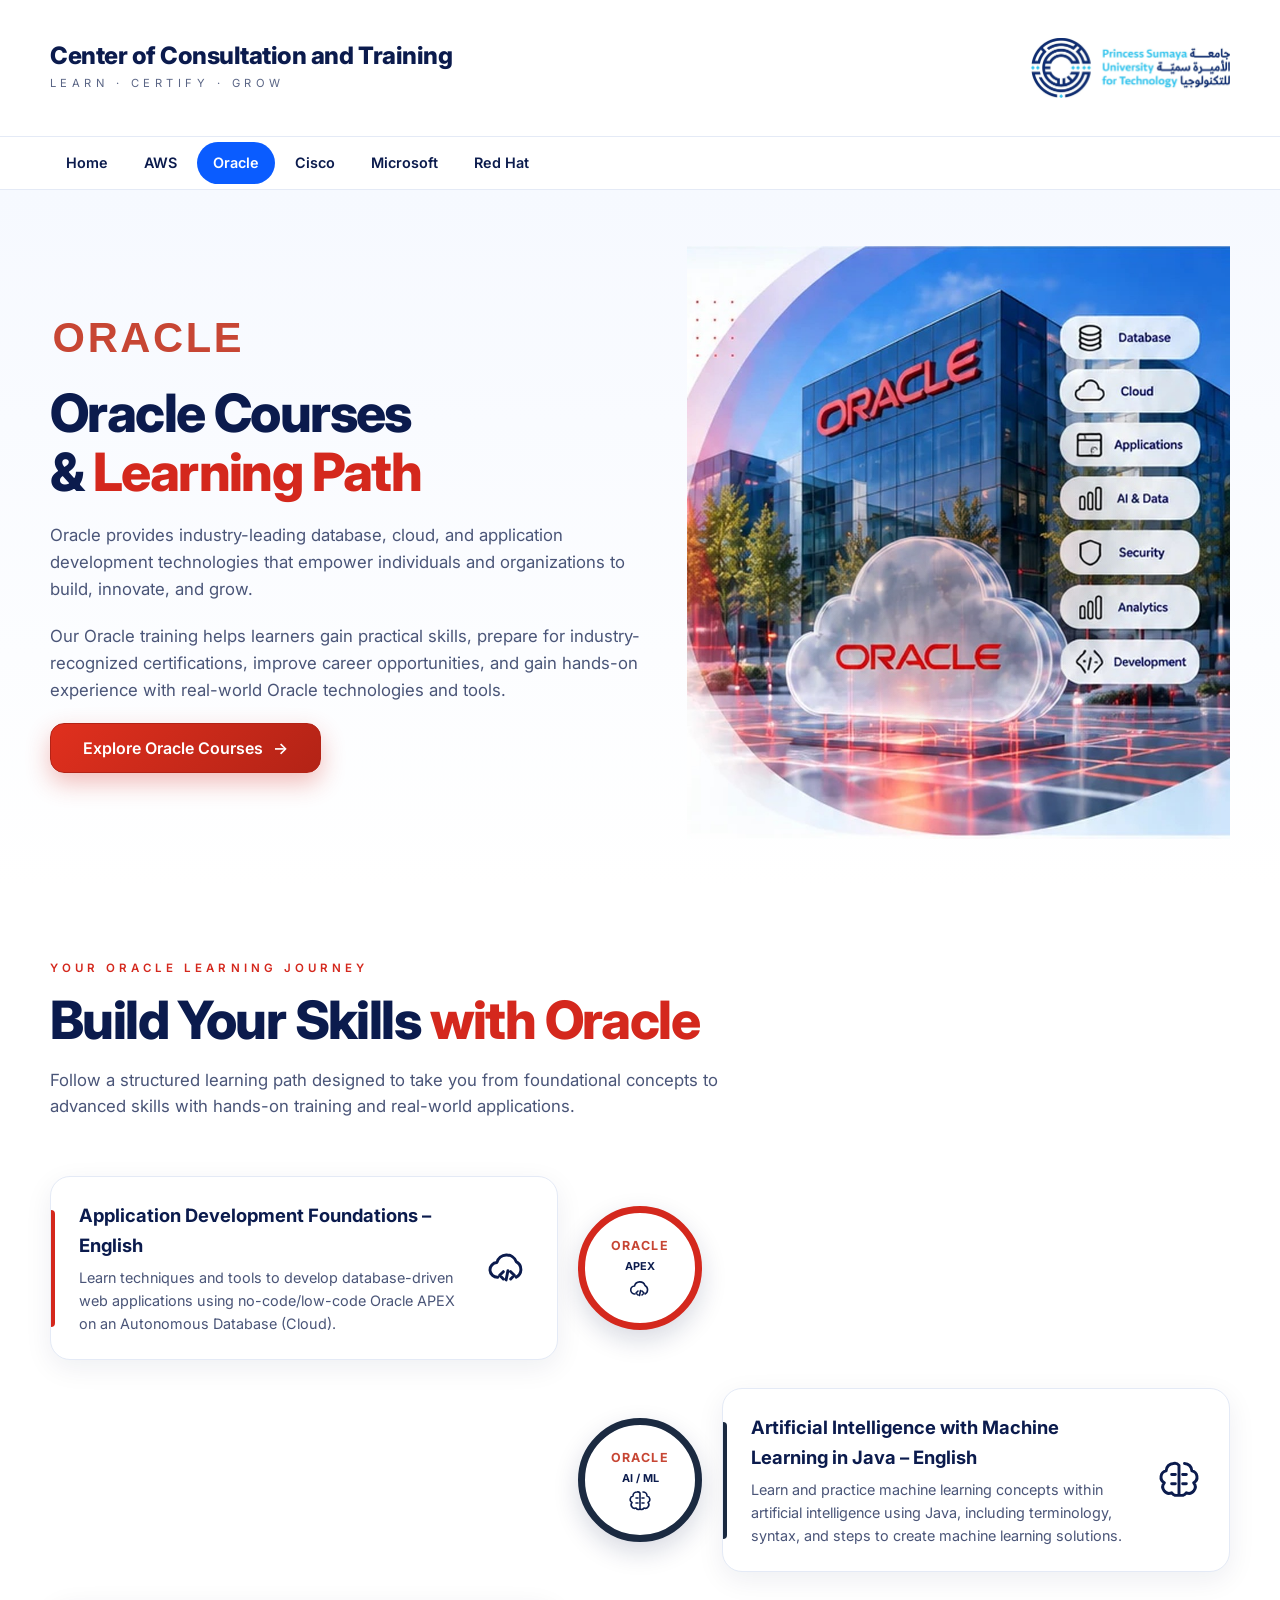
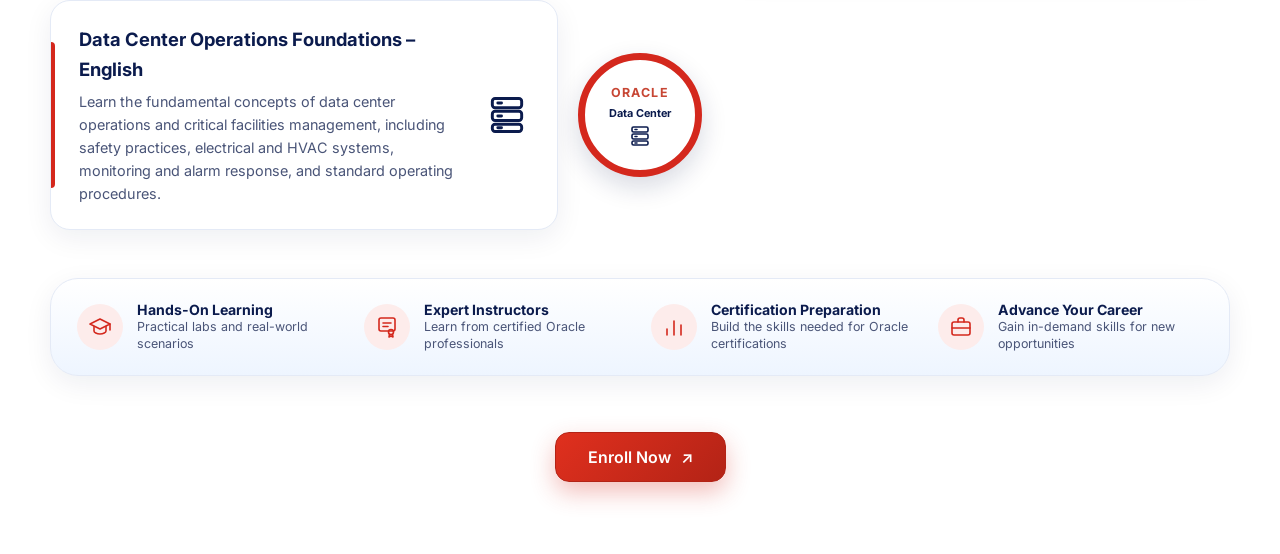
<file: html/Oracle.html>
<!DOCTYPE html>
<html lang="en">
<head>
  <meta charset="UTF-8">
  <meta name="viewport" content="width=device-width, initial-scale=1, viewport-fit=cover">
  <meta name="theme-color" content="#ffffff">
  <meta name="color-scheme" content="light">
  <title>Oracle Courses &amp; Learning Path | PSUT</title>
  <link rel="preconnect" href="https://fonts.googleapis.com">
  <link href="https://fonts.googleapis.com/css2?family=Inter:wght@400;500;600;700;800&display=swap" rel="stylesheet">
  <link rel="stylesheet" href="../css/Shared_Style.css">
  <link rel="stylesheet" href="../css/Oracle.css">
  <script>document.documentElement.classList.add("js");</script>
</head>
<body>
  <a class="skip-link" href="#main">Skip to main content</a>

  <!-- ===== Header (logo links back home) ===== -->
  <header class="site-header">
    <div class="container site-header__inner">
      <a class="brand" href="../index.html" aria-label="Back to home">
        <div class="brand__title">Center of Consultation and Training</div>
        <div class="brand__tagline">LEARN · CERTIFY · GROW</div>
      </a>
      <img class="university-logo" src="../assets/images/psut-logo.webp" alt="Princess Sumaya University for Technology" width="1600" height="483">
    </div>
    <!-- NAV: the same links appear on every page. Edit a label here, and in each page, to rename it. -->
    <nav class="site-nav" aria-label="Main">
      <div class="container site-nav__inner">
        <ul>
          <li><a href="../index.html">Home</a></li>
          <li><a href="AWS.html">AWS</a></li>
          <li><a href="Oracle.html" aria-current="page">Oracle</a></li>
          <li><a href="Cisco.html">Cisco</a></li>
          <li><a href="Microsoft.html">Microsoft</a></li>
          <li><a href="RedHat.html">Red Hat</a></li>
        </ul>
      </div>
    </nav>
  </header>

  <main id="main" tabindex="-1">
  <!-- ===== Hero ===== -->
  <section class="or-hero" id="hero">
    <div class="container or-hero__inner">
      <div class="or-hero__content">
        <img class="or-hero__logo" src="../assets/images/oracle.svg" alt="Oracle logo">
        <h1 class="heading">Oracle Courses &amp; <em>Learning Path</em></h1>
        <p class="lead">Oracle provides industry-leading database, cloud, and application development technologies that empower individuals and organizations to build, innovate, and grow.</p>
        <p class="lead">Our Oracle training helps learners gain practical skills, prepare for industry-recognized certifications, improve career opportunities, and gain hands-on experience with real-world Oracle technologies and tools.</p>
        <button class="btn btn--primary" data-scroll-target="#courses">Explore Oracle Courses <span aria-hidden="true">→</span></button>
      </div>
      <div class="or-hero__visual" data-tilt>
        <div class="glow" aria-hidden="true"></div>
        <img class="hero-art" src="../assets/images/oracle-hero.jpg" alt="Oracle office building and cloud with Database, Cloud, Applications, AI &amp; Data, Security, Analytics and Development services" width="952" height="1040">
      </div>
    </div>
  </section>

  <!-- ===== Courses / learning path (edit the course text directly in the cards below) ===== -->
  <section class="section courses" id="courses">
    <div class="container">
      <div class="eyebrow">Your Oracle learning journey</div>
      <h2 class="heading">Build Your Skills <em>with Oracle</em></h2>
      <p class="lead">Follow a structured learning path designed to take you from foundational concepts to advanced skills with hands-on training and real-world applications.</p>
      <ol class="path" aria-label="Course learning path">
        <!-- 1. Application Development Foundations – English -->
        <li class="path-item path-item--left reveal">
          <div class="path-item__badge">
            <div class="badge" role="img" aria-label="Oracle APEX badge">
              <div class="badge__brand">ORACLE</div>
              <div class="badge__label">APEX</div>
              <svg viewBox="0 0 24 24" fill="none" stroke="currentColor" stroke-width="1.6" stroke-linecap="round" stroke-linejoin="round"><path d="M7 17a4 4 0 0 1-.5-8A5.500 5.500 0 0 1 17 8.500 4.800 4.800 0 0 1 17 17"/><path d="m10 14-2 2 2 2M14 14l2 2-2 2M12.500 13.500l-1 5"/></svg>
            </div>
          </div>
          <article class="path-item__card">
            <div>
              <h3>Application Development Foundations – English</h3>
              <p>Learn techniques and tools to develop database-driven web applications using no-code/low-code Oracle APEX on an Autonomous Database (Cloud).</p>
            </div>
            <div class="path-item__icon">
              <svg viewBox="0 0 24 24" fill="none" stroke="currentColor" stroke-width="1.6" stroke-linecap="round" stroke-linejoin="round"><path d="M7 17a4 4 0 0 1-.5-8A5.500 5.500 0 0 1 17 8.500 4.800 4.800 0 0 1 17 17"/><path d="m10 14-2 2 2 2M14 14l2 2-2 2M12.500 13.500l-1 5"/></svg>
            </div>
          </article>
        </li>
        <!-- 2. Artificial Intelligence with Machine Learning in Java – English -->
        <li class="path-item path-item--right reveal">
          <div class="path-item__badge">
            <div class="badge" role="img" aria-label="Oracle AI / ML badge">
              <div class="badge__brand">ORACLE</div>
              <div class="badge__label">AI / ML</div>
              <svg viewBox="0 0 24 24" fill="none" stroke="currentColor" stroke-width="1.6" stroke-linecap="round" stroke-linejoin="round"><path d="M9 3a4 4 0 0 0-4 4 3.500 3.500 0 0 0-1 6.500A3.500 3.500 0 0 0 8 19a3 3 0 0 0 4 1V4a3 3 0 0 0-3-1zM15 3a4 4 0 0 1 4 4 3.500 3.500 0 0 1 1 6.500A3.500 3.500 0 0 1 16 19a3 3 0 0 1-4 1"/><path d="M8 9h2M14 9h2M8 14h2M14 14h2"/></svg>
            </div>
          </div>
          <article class="path-item__card">
            <div>
              <h3>Artificial Intelligence with Machine Learning in Java – English</h3>
              <p>Learn and practice machine learning concepts within artificial intelligence using Java, including terminology, syntax, and steps to create machine learning solutions.</p>
            </div>
            <div class="path-item__icon">
              <svg viewBox="0 0 24 24" fill="none" stroke="currentColor" stroke-width="1.6" stroke-linecap="round" stroke-linejoin="round"><path d="M9 3a4 4 0 0 0-4 4 3.500 3.500 0 0 0-1 6.500A3.500 3.500 0 0 0 8 19a3 3 0 0 0 4 1V4a3 3 0 0 0-3-1zM15 3a4 4 0 0 1 4 4 3.500 3.500 0 0 1 1 6.500A3.500 3.500 0 0 1 16 19a3 3 0 0 1-4 1"/><path d="M8 9h2M14 9h2M8 14h2M14 14h2"/></svg>
            </div>
          </article>
        </li>
        <!-- 3. Data Center Operations Foundations – English -->
        <li class="path-item path-item--left reveal">
          <div class="path-item__badge">
            <div class="badge" role="img" aria-label="Oracle Data Center badge">
              <div class="badge__brand">ORACLE</div>
              <div class="badge__label">Data Center</div>
              <svg viewBox="0 0 24 24" fill="none" stroke="currentColor" stroke-width="1.6" stroke-linecap="round" stroke-linejoin="round"><rect x="4" y="3" width="16" height="5" rx="1.500"/><rect x="4" y="10" width="16" height="5" rx="1.500"/><rect x="4" y="17" width="16" height="4" rx="1.500"/><path d="M7 5.500h2M7 12.500h2M7 19h2"/></svg>
            </div>
          </div>
          <article class="path-item__card">
            <div>
              <h3>Data Center Operations Foundations – English</h3>
              <p>Learn the fundamental concepts of data center operations and critical facilities management, including safety practices, electrical and HVAC systems, monitoring and alarm response, and standard operating procedures.</p>
            </div>
            <div class="path-item__icon">
              <svg viewBox="0 0 24 24" fill="none" stroke="currentColor" stroke-width="1.6" stroke-linecap="round" stroke-linejoin="round"><rect x="4" y="3" width="16" height="5" rx="1.500"/><rect x="4" y="10" width="16" height="5" rx="1.500"/><rect x="4" y="17" width="16" height="4" rx="1.500"/><path d="M7 5.500h2M7 12.500h2M7 19h2"/></svg>
            </div>
          </article>
        </li>
      </ol>
      <ul class="features" aria-label="Why train with us">
        <li class="feature reveal">
          <div class="feature__icon">
            <svg viewBox="0 0 24 24" fill="none" stroke="currentColor" stroke-width="1.6" stroke-linecap="round" stroke-linejoin="round"><path d="m2 9 10-5 10 5-10 5z"/><path d="M6 11.500V16c0 1.500 2.700 3 6 3s6-1.500 6-3v-4.500M22 9v6"/></svg>
          </div>
          <div>
            <strong>Hands-On Learning</strong><span>Practical labs and real-world scenarios</span>
          </div>
        </li>
        <li class="feature reveal">
          <div class="feature__icon">
            <svg viewBox="0 0 24 24" fill="none" stroke="currentColor" stroke-width="1.6" stroke-linecap="round" stroke-linejoin="round"><rect x="4" y="3" width="16" height="13" rx="2"/><path d="M8 8h8M8 11.500h5"/><circle cx="16" cy="17" r="2.500"/><path d="m14.500 19.500-.5 2.500 2-1 2 1-.5-2.500"/></svg>
          </div>
          <div>
            <strong>Expert Instructors</strong><span>Learn from certified Oracle professionals</span>
          </div>
        </li>
        <li class="feature reveal">
          <div class="feature__icon">
            <svg viewBox="0 0 24 24" fill="none" stroke="currentColor" stroke-width="1.6" stroke-linecap="round" stroke-linejoin="round"><path d="M5 20v-6M12 20V6M19 20v-10"/></svg>
          </div>
          <div>
            <strong>Certification Preparation</strong><span>Build the skills needed for Oracle certifications</span>
          </div>
        </li>
        <li class="feature reveal">
          <div class="feature__icon">
            <svg viewBox="0 0 24 24" fill="none" stroke="currentColor" stroke-width="1.6" stroke-linecap="round" stroke-linejoin="round"><rect x="3" y="7" width="18" height="13" rx="2"/><path d="M9 7V5a2 2 0 0 1 2-2h2a2 2 0 0 1 2 2v2M3 13h18"/></svg>
          </div>
          <div>
            <strong>Advance Your Career</strong><span>Gain in-demand skills for new opportunities</span>
          </div>
        </li>
      </ul>
      <div class="courses__cta">
        <a class="btn btn--primary" href="https://docs.google.com/forms/d/e/1FAIpQLScIqkI89SKseny6f8uCVNRC0wvmTfJe4xoF5T0Qit8qVPLbaw/viewform?usp=header" target="_blank" rel="noopener noreferrer">Enroll Now <span aria-hidden="true">↗</span><span class="sr-only"> (opens in a new tab)</span></a>
      </div>
    </div>
  </section>

  </main>

  <script src="../js/Shared_Script.js"></script>
  <script src="../js/Oracle.js"></script>
</body>
</html>
</file>
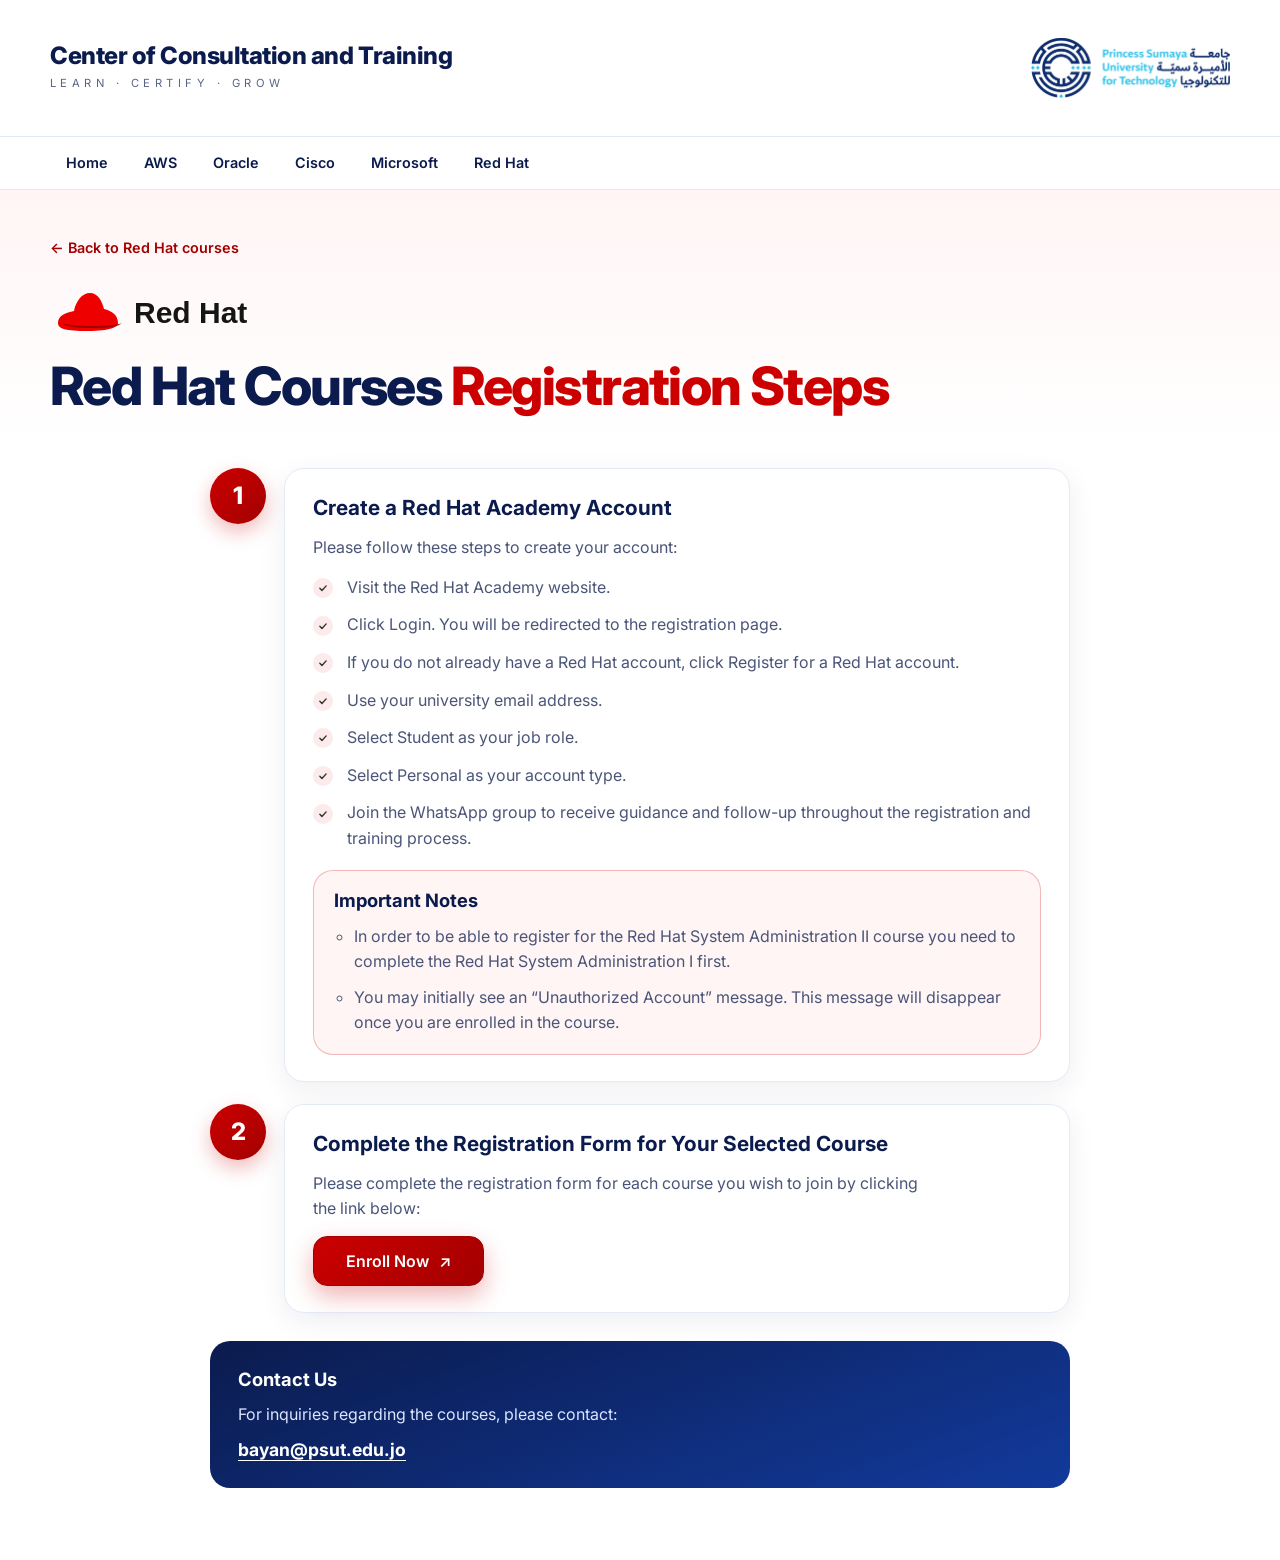
<file: html/RedHat-Enroll.html>
<!DOCTYPE html>
<html lang="en">
<head>
  <meta charset="UTF-8">
  <meta name="viewport" content="width=device-width, initial-scale=1, viewport-fit=cover">
  <meta name="theme-color" content="#ffffff">
  <meta name="color-scheme" content="light">
  <meta name="robots" content="noindex">
  <title>Red Hat Registration Steps | PSUT</title>
  <link rel="preconnect" href="https://fonts.googleapis.com">
  <link href="https://fonts.googleapis.com/css2?family=Inter:wght@400;500;600;700;800&display=swap" rel="stylesheet">
  <link rel="stylesheet" href="../css/Shared_Style.css">
  <link rel="stylesheet" href="../css/Enroll.css">
  <script>document.documentElement.classList.add("js");</script>
</head>
<body data-provider="redhat">
  <a class="skip-link" href="#main">Skip to main content</a>

  <!-- ===== Header (nav row is added by Shared.renderNav) ===== -->
  <header class="site-header">
    <div class="container site-header__inner">
      <a class="brand" href="../index.html" aria-label="Back to home">
        <div class="brand__title">Center of Consultation and Training</div>
        <div class="brand__tagline">LEARN · CERTIFY · GROW</div>
      </a>
      <img class="university-logo" src="../assets/images/psut-logo.webp" alt="Princess Sumaya University for Technology" width="1600" height="483">
    </div>
    <!-- NAV: the same links appear on every page. Edit a label here, and in each page, to rename it. -->
    <nav class="site-nav" aria-label="Main">
      <div class="container site-nav__inner">
        <ul>
          <li><a href="../index.html">Home</a></li>
          <li><a href="AWS.html">AWS</a></li>
          <li><a href="Oracle.html">Oracle</a></li>
          <li><a href="Cisco.html">Cisco</a></li>
          <li><a href="Microsoft.html">Microsoft</a></li>
          <li><a href="RedHat.html">Red Hat</a></li>
        </ul>
      </div>
    </nav>
  </header>

  <main id="main" tabindex="-1">
    <section class="enroll-hero" id="hero">
      <div class="container enroll-hero__inner">
        <a class="back-link" href="RedHat.html">&larr; Back to Red Hat courses</a>
        <img class="enroll-hero__logo" src="../assets/images/redhat.svg" alt="Red Hat logo">
        <h1 class="heading">Red Hat Courses <em>Registration Steps</em></h1>
      </div>
    </section>

    <section class="section enroll-body">
      <div class="container enroll-body__inner">
        <ol class="reg-steps" aria-label="Registration steps">
          <li class="step reveal">
            <span class="step__num" aria-hidden="true">1</span>
            <div class="step__card">
              <h2>Create a Red Hat Academy Account</h2>
              <p>Please follow these steps to create your account:</p>
              <ul class="step__list step__list--check">
                <!-- TODO LINK (Red Hat Academy website): wrap "Red Hat Academy website" like this: <a class="inline-link" href="PASTE-LINK-HERE" target="_blank" rel="noopener noreferrer">Red Hat Academy website</a> -->
                <li>Visit the Red Hat Academy website.</li>
                <li>Click Login. You will be redirected to the registration page.</li>
                <li>If you do not already have a Red Hat account, click Register for a Red Hat account.</li>
                <li>Use your university email address.</li>
                <li>Select Student as your job role.</li>
                <li>Select Personal as your account type.</li>
                <!-- TODO LINK (WhatsApp group): wrap "Join the WhatsApp group" like this: <a class="inline-link" href="PASTE-LINK-HERE" target="_blank" rel="noopener noreferrer">Join the WhatsApp group</a> -->
                <li>Join the WhatsApp group to receive guidance and follow-up throughout the registration and training process.</li>
              </ul>
              <aside class="reg-notes reveal" aria-labelledby="notes-title">
                <h2 id="notes-title">Important Notes</h2>
                <ul>
                  <li>In order to be able to register for the Red Hat System Administration II course you need to complete the Red Hat System Administration I first.</li>
                  <li>You may initially see an “Unauthorized Account” message. This message will disappear once you are enrolled in the course.</li>
                </ul>
              </aside>
            </div>
          </li>
          <li class="step reveal">
            <span class="step__num" aria-hidden="true">2</span>
            <div class="step__card">
              <h2>Complete the Registration Form for Your Selected Course</h2>
              <p>Please complete the registration form for each course you wish to join by clicking the link below:</p>
              <div class="step__action">
                <a class="btn btn--primary" href="https://docs.google.com/forms/d/e/1FAIpQLSeu_9EK68dhorJPpNSRzrQR8-0yI0UCVMFQJhdPOHBHSaTDIw/viewform?usp=header" target="_blank" rel="noopener noreferrer">Enroll Now <span aria-hidden="true">↗</span><span class="sr-only"> (opens in a new tab)</span></a>
              </div>
            </div>
          </li>
        </ol>
        
        <section class="reg-contact reveal" aria-labelledby="contact-title">
          <h2 id="contact-title">Contact Us</h2>
          <p>For inquiries regarding the courses, please contact:</p>
          <a class="contact__mail" href="mailto:bayan@psut.edu.jo">bayan@psut.edu.jo</a>
        </section>
      </div>
    </section>
  </main>

  <script src="../js/Shared_Script.js"></script>
  <script src="../js/Enroll.js"></script>
</body>
</html>
</file>
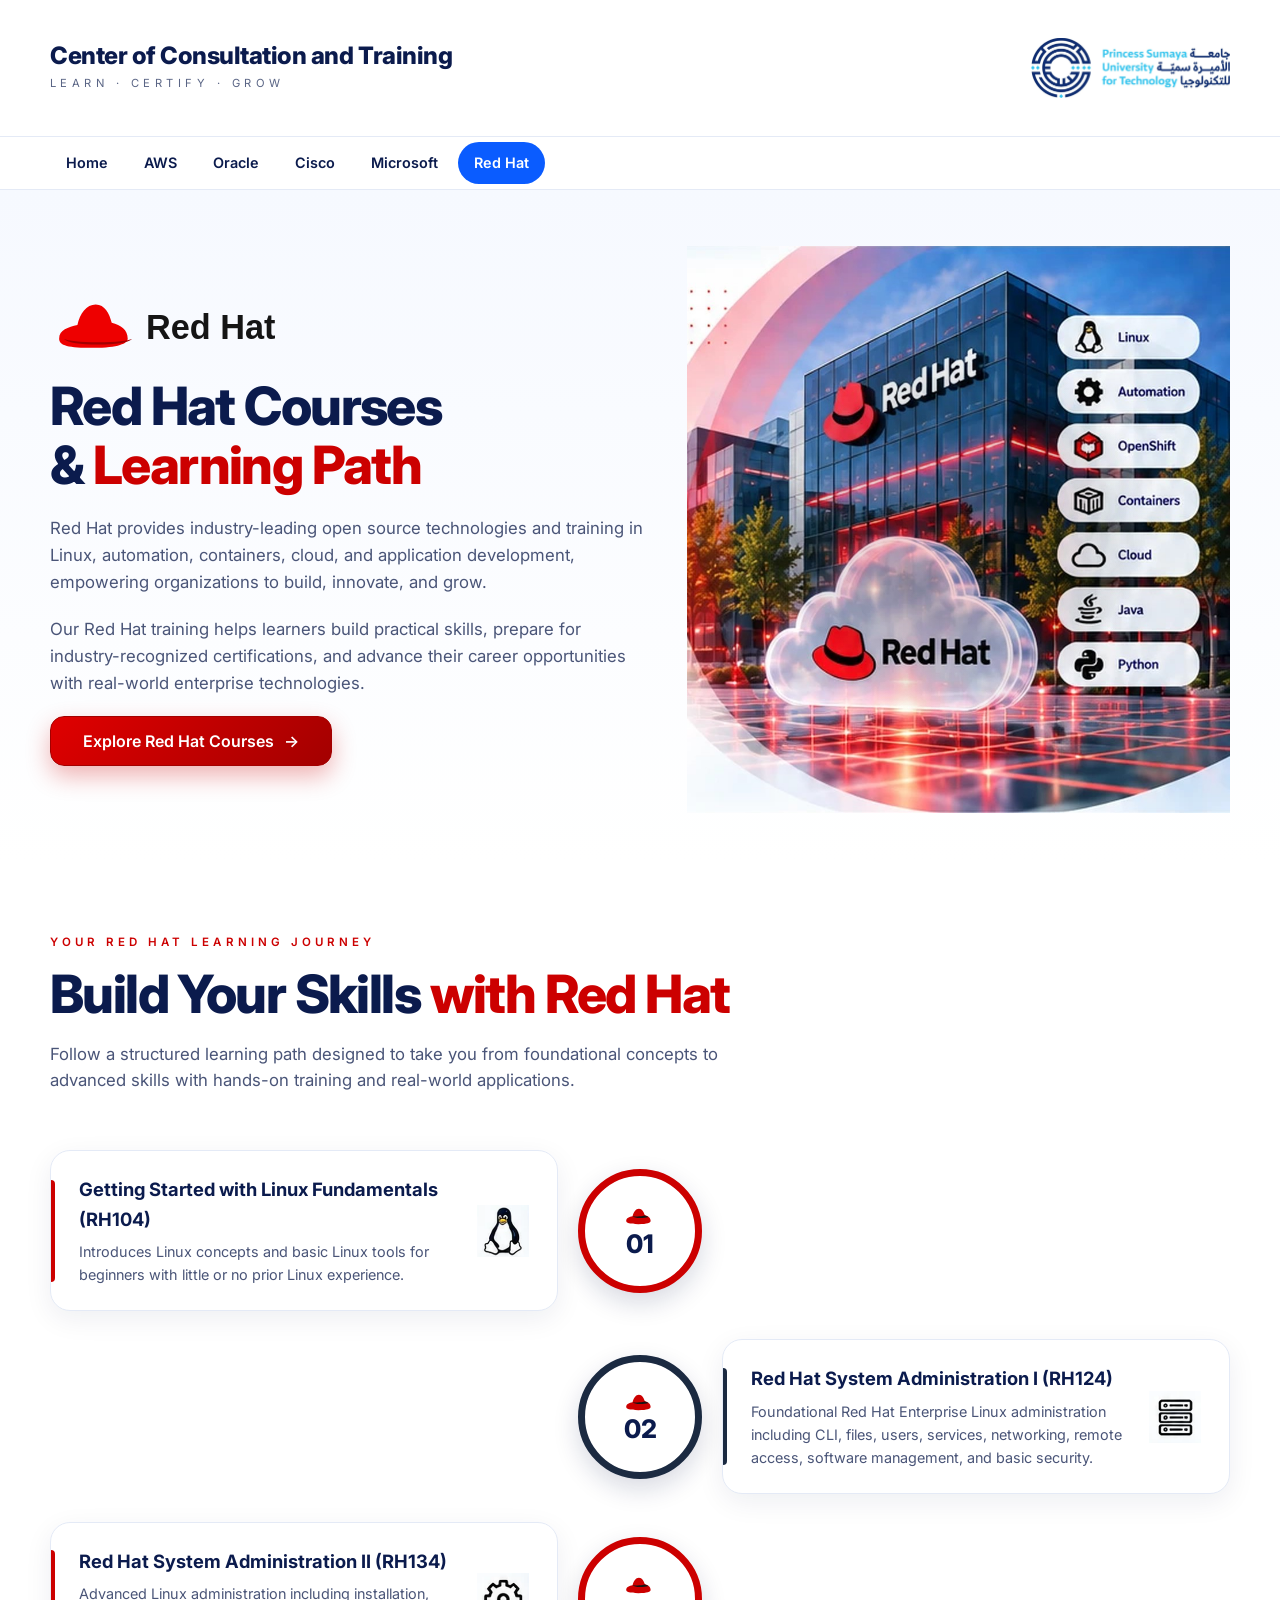
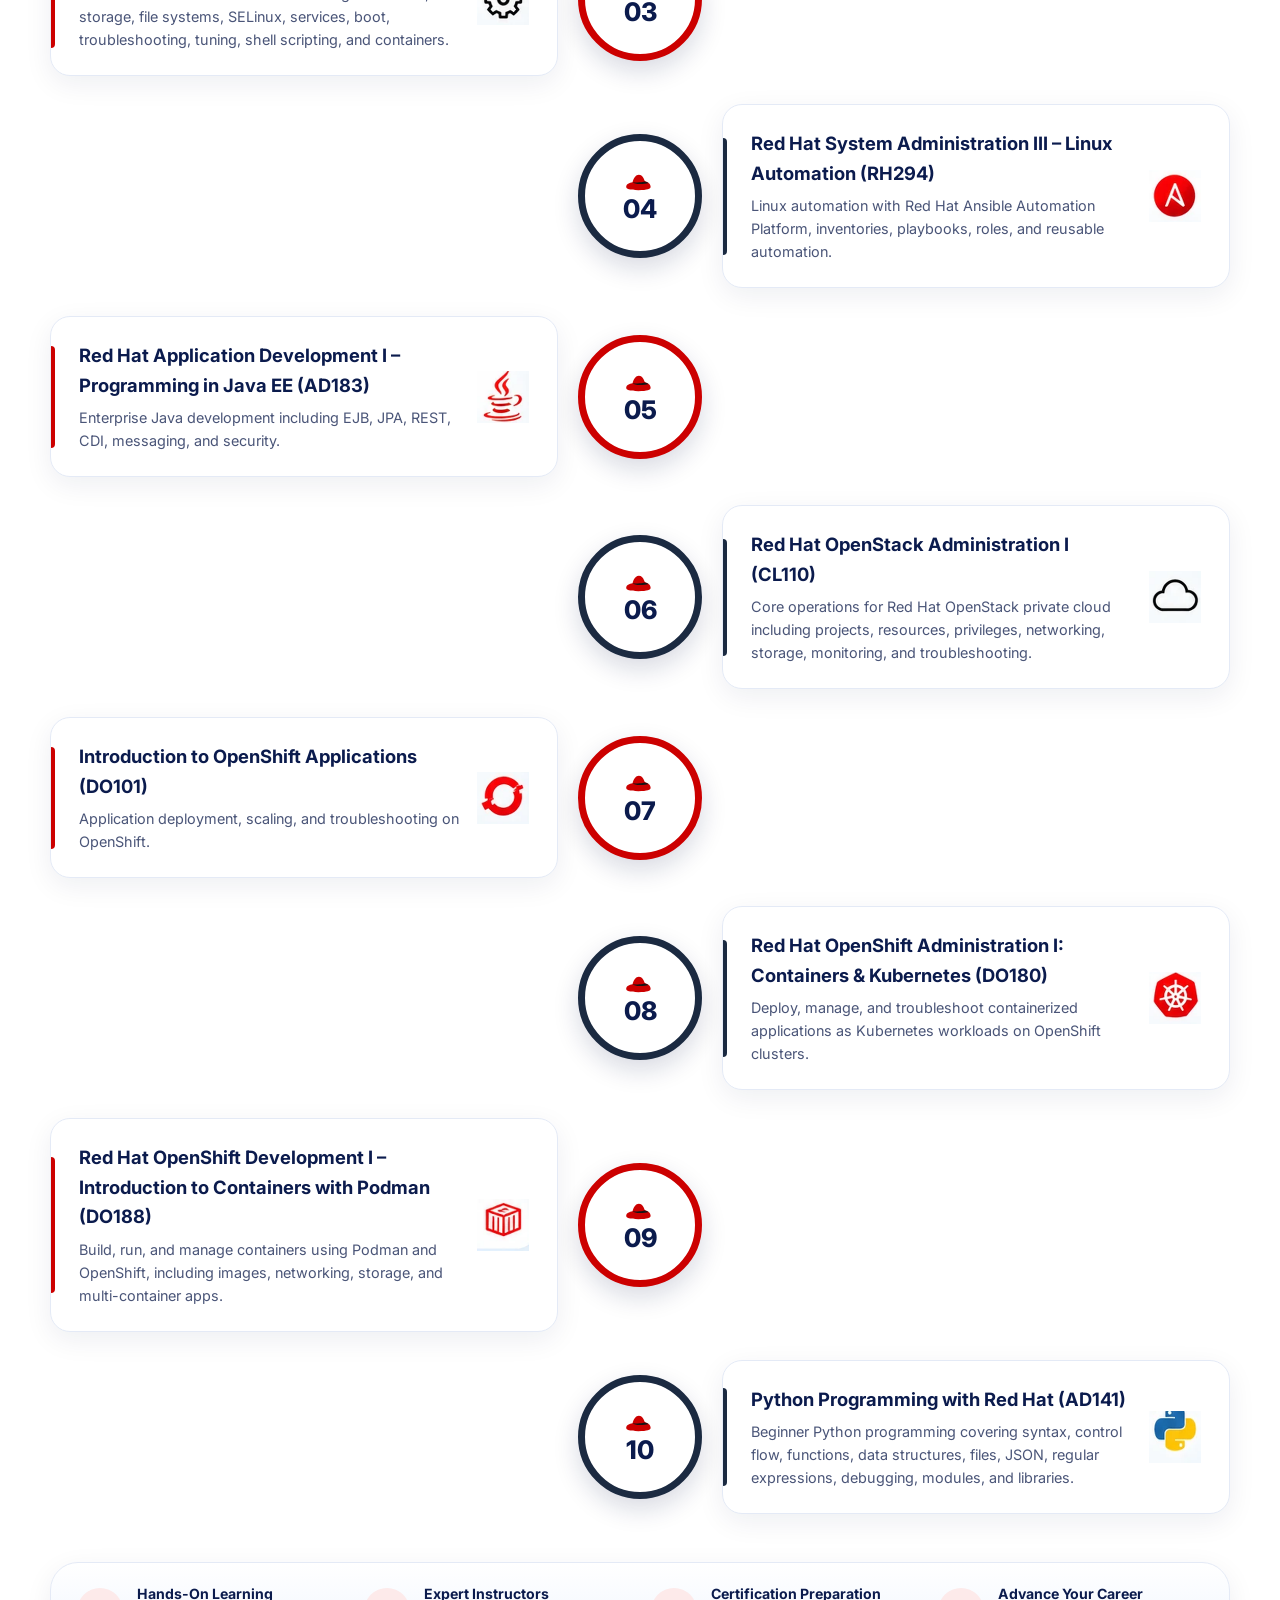
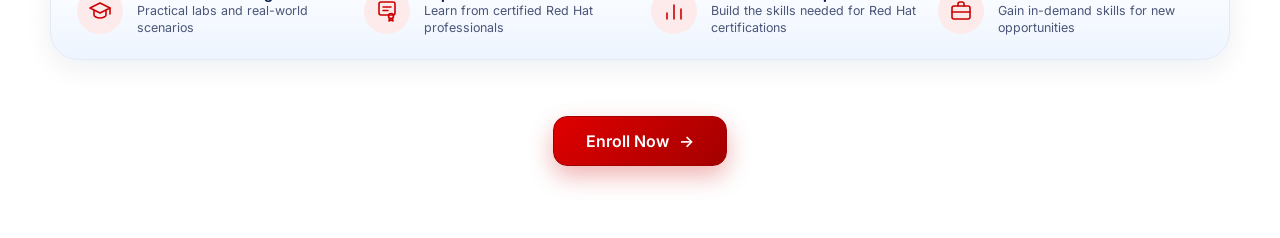
<file: html/RedHat.html>
<!DOCTYPE html>
<html lang="en">
<head>
  <meta charset="UTF-8">
  <meta name="viewport" content="width=device-width, initial-scale=1, viewport-fit=cover">
  <meta name="theme-color" content="#ffffff">
  <meta name="color-scheme" content="light">
  <title>Red Hat Courses &amp; Learning Path | PSUT</title>
  <link rel="preconnect" href="https://fonts.googleapis.com">
  <link href="https://fonts.googleapis.com/css2?family=Inter:wght@400;500;600;700;800&display=swap" rel="stylesheet">
  <link rel="stylesheet" href="../css/Shared_Style.css">
  <link rel="stylesheet" href="../css/RedHat.css">
  <script>document.documentElement.classList.add("js");</script>
</head>
<body>
  <a class="skip-link" href="#main">Skip to main content</a>

  <!-- ===== Header (logo links back home) ===== -->
  <header class="site-header">
    <div class="container site-header__inner">
      <a class="brand" href="../index.html" aria-label="Back to home">
        <div class="brand__title">Center of Consultation and Training</div>
        <div class="brand__tagline">LEARN · CERTIFY · GROW</div>
      </a>
      <img class="university-logo" src="../assets/images/psut-logo.webp" alt="Princess Sumaya University for Technology" width="1600" height="483">
    </div>
    <!-- NAV: the same links appear on every page. Edit a label here, and in each page, to rename it. -->
    <nav class="site-nav" aria-label="Main">
      <div class="container site-nav__inner">
        <ul>
          <li><a href="../index.html">Home</a></li>
          <li><a href="AWS.html">AWS</a></li>
          <li><a href="Oracle.html">Oracle</a></li>
          <li><a href="Cisco.html">Cisco</a></li>
          <li><a href="Microsoft.html">Microsoft</a></li>
          <li><a href="RedHat.html" aria-current="page">Red Hat</a></li>
        </ul>
      </div>
    </nav>
  </header>

  <main id="main" tabindex="-1">
  <!-- ===== Hero ===== -->
  <section class="rh-hero" id="hero">
    <div class="container rh-hero__inner">
      <div class="rh-hero__content">
        <img class="rh-hero__logo" src="../assets/images/redhat.svg" alt="Red Hat logo">
        <h1 class="heading">Red Hat Courses &amp; <em>Learning Path</em></h1>
        <p class="lead">Red Hat provides industry-leading open source technologies and training in Linux, automation, containers, cloud, and application development, empowering organizations to build, innovate, and grow.</p>
        <p class="lead">Our Red Hat training helps learners build practical skills, prepare for industry-recognized certifications, and advance their career opportunities with real-world enterprise technologies.</p>
        <button class="btn btn--primary" data-scroll-target="#courses">Explore Red Hat Courses <span aria-hidden="true">→</span></button>
      </div>
      <div class="rh-hero__visual" data-tilt>
        <div class="glow" aria-hidden="true"></div>
        <img class="hero-art" src="../assets/images/redhat-hero.jpg" alt="Red Hat office building and cloud with Linux, Automation, OpenShift, Containers, Cloud, Java and Python" width="944" height="986">
      </div>
    </div>
  </section>

  <!-- ===== Courses / learning path (edit the course text directly in the cards below) ===== -->
  <section class="section courses" id="courses">
    <div class="container">
      <div class="eyebrow">Your Red Hat learning journey</div>
      <h2 class="heading">Build Your Skills <em>with Red Hat</em></h2>
      <p class="lead">Follow a structured learning path designed to take you from foundational concepts to advanced skills with hands-on training and real-world applications.</p>
      <ol class="path" aria-label="Course learning path">
        <!-- 1. Getting Started with Linux Fundamentals (RH104) -->
        <li class="path-item path-item--left reveal">
          <div class="path-item__badge">
            <div class="badge" role="img" aria-label="Step 01">
              <svg class="badge__hat" viewBox="0 0 64 40" aria-hidden="true">
                <path fill="#cc0000" d="M6 30c0-6 6-8 12-9 2-8 6-14 12-14s9 6 11 12c6 2 11 5 11 11 0 3-6 6-23 6S6 33 6 30z"/>
                <path fill="#151515" d="M18 21c3 3 10 4 23 3 3-.2 5-.6 7-1.200-2-1.500-5-2.500-8-3-6 2-14 2-22 1.200z"/>
              </svg>
              <div class="badge__num">01</div>
            </div>
          </div>
          <article class="path-item__card">
            <div>
              <h3>Getting Started with Linux Fundamentals (RH104)</h3>
              <p>Introduces Linux concepts and basic Linux tools for beginners with little or no prior Linux experience.</p>
            </div>
            <div class="path-item__icon">
              <img src="../assets/images/icons/redhat/01.png" alt="" loading="lazy">
            </div>
          </article>
        </li>
        <!-- 2. Red Hat System Administration I (RH124) -->
        <li class="path-item path-item--right reveal">
          <div class="path-item__badge">
            <div class="badge" role="img" aria-label="Step 02">
              <svg class="badge__hat" viewBox="0 0 64 40" aria-hidden="true">
                <path fill="#cc0000" d="M6 30c0-6 6-8 12-9 2-8 6-14 12-14s9 6 11 12c6 2 11 5 11 11 0 3-6 6-23 6S6 33 6 30z"/>
                <path fill="#151515" d="M18 21c3 3 10 4 23 3 3-.2 5-.6 7-1.200-2-1.500-5-2.500-8-3-6 2-14 2-22 1.200z"/>
              </svg>
              <div class="badge__num">02</div>
            </div>
          </div>
          <article class="path-item__card">
            <div>
              <h3>Red Hat System Administration I (RH124)</h3>
              <p>Foundational Red Hat Enterprise Linux administration including CLI, files, users, services, networking, remote access, software management, and basic security.</p>
            </div>
            <div class="path-item__icon">
              <img src="../assets/images/icons/redhat/02.png" alt="" loading="lazy">
            </div>
          </article>
        </li>
        <!-- 3. Red Hat System Administration II (RH134) -->
        <li class="path-item path-item--left reveal">
          <div class="path-item__badge">
            <div class="badge" role="img" aria-label="Step 03">
              <svg class="badge__hat" viewBox="0 0 64 40" aria-hidden="true">
                <path fill="#cc0000" d="M6 30c0-6 6-8 12-9 2-8 6-14 12-14s9 6 11 12c6 2 11 5 11 11 0 3-6 6-23 6S6 33 6 30z"/>
                <path fill="#151515" d="M18 21c3 3 10 4 23 3 3-.2 5-.6 7-1.200-2-1.500-5-2.500-8-3-6 2-14 2-22 1.200z"/>
              </svg>
              <div class="badge__num">03</div>
            </div>
          </div>
          <article class="path-item__card">
            <div>
              <h3>Red Hat System Administration II (RH134)</h3>
              <p>Advanced Linux administration including installation, storage, file systems, SELinux, services, boot, troubleshooting, tuning, shell scripting, and containers.</p>
            </div>
            <div class="path-item__icon">
              <img src="../assets/images/icons/redhat/03.png" alt="" loading="lazy">
            </div>
          </article>
        </li>
        <!-- 4. Red Hat System Administration III – Linux Automation (RH294) -->
        <li class="path-item path-item--right reveal">
          <div class="path-item__badge">
            <div class="badge" role="img" aria-label="Step 04">
              <svg class="badge__hat" viewBox="0 0 64 40" aria-hidden="true">
                <path fill="#cc0000" d="M6 30c0-6 6-8 12-9 2-8 6-14 12-14s9 6 11 12c6 2 11 5 11 11 0 3-6 6-23 6S6 33 6 30z"/>
                <path fill="#151515" d="M18 21c3 3 10 4 23 3 3-.2 5-.6 7-1.200-2-1.500-5-2.500-8-3-6 2-14 2-22 1.200z"/>
              </svg>
              <div class="badge__num">04</div>
            </div>
          </div>
          <article class="path-item__card">
            <div>
              <h3>Red Hat System Administration III – Linux Automation (RH294)</h3>
              <p>Linux automation with Red Hat Ansible Automation Platform, inventories, playbooks, roles, and reusable automation.</p>
            </div>
            <div class="path-item__icon">
              <img src="../assets/images/icons/redhat/04.png" alt="" loading="lazy">
            </div>
          </article>
        </li>
        <!-- 5. Red Hat Application Development I – Programming in Java EE (AD183) -->
        <li class="path-item path-item--left reveal">
          <div class="path-item__badge">
            <div class="badge" role="img" aria-label="Step 05">
              <svg class="badge__hat" viewBox="0 0 64 40" aria-hidden="true">
                <path fill="#cc0000" d="M6 30c0-6 6-8 12-9 2-8 6-14 12-14s9 6 11 12c6 2 11 5 11 11 0 3-6 6-23 6S6 33 6 30z"/>
                <path fill="#151515" d="M18 21c3 3 10 4 23 3 3-.2 5-.6 7-1.200-2-1.500-5-2.500-8-3-6 2-14 2-22 1.200z"/>
              </svg>
              <div class="badge__num">05</div>
            </div>
          </div>
          <article class="path-item__card">
            <div>
              <h3>Red Hat Application Development I – Programming in Java EE (AD183)</h3>
              <p>Enterprise Java development including EJB, JPA, REST, CDI, messaging, and security.</p>
            </div>
            <div class="path-item__icon">
              <img src="../assets/images/icons/redhat/05.png" alt="" loading="lazy">
            </div>
          </article>
        </li>
        <!-- 6. Red Hat OpenStack Administration I (CL110) -->
        <li class="path-item path-item--right reveal">
          <div class="path-item__badge">
            <div class="badge" role="img" aria-label="Step 06">
              <svg class="badge__hat" viewBox="0 0 64 40" aria-hidden="true">
                <path fill="#cc0000" d="M6 30c0-6 6-8 12-9 2-8 6-14 12-14s9 6 11 12c6 2 11 5 11 11 0 3-6 6-23 6S6 33 6 30z"/>
                <path fill="#151515" d="M18 21c3 3 10 4 23 3 3-.2 5-.6 7-1.200-2-1.500-5-2.500-8-3-6 2-14 2-22 1.200z"/>
              </svg>
              <div class="badge__num">06</div>
            </div>
          </div>
          <article class="path-item__card">
            <div>
              <h3>Red Hat OpenStack Administration I (CL110)</h3>
              <p>Core operations for Red Hat OpenStack private cloud including projects, resources, privileges, networking, storage, monitoring, and troubleshooting.</p>
            </div>
            <div class="path-item__icon">
              <img src="../assets/images/icons/redhat/06.png" alt="" loading="lazy">
            </div>
          </article>
        </li>
        <!-- 7. Introduction to OpenShift Applications (DO101) -->
        <li class="path-item path-item--left reveal">
          <div class="path-item__badge">
            <div class="badge" role="img" aria-label="Step 07">
              <svg class="badge__hat" viewBox="0 0 64 40" aria-hidden="true">
                <path fill="#cc0000" d="M6 30c0-6 6-8 12-9 2-8 6-14 12-14s9 6 11 12c6 2 11 5 11 11 0 3-6 6-23 6S6 33 6 30z"/>
                <path fill="#151515" d="M18 21c3 3 10 4 23 3 3-.2 5-.6 7-1.200-2-1.500-5-2.500-8-3-6 2-14 2-22 1.200z"/>
              </svg>
              <div class="badge__num">07</div>
            </div>
          </div>
          <article class="path-item__card">
            <div>
              <h3>Introduction to OpenShift Applications (DO101)</h3>
              <p>Application deployment, scaling, and troubleshooting on OpenShift.</p>
            </div>
            <div class="path-item__icon">
              <img src="../assets/images/icons/redhat/07.png" alt="" loading="lazy">
            </div>
          </article>
        </li>
        <!-- 8. Red Hat OpenShift Administration I: Containers & Kubernetes (DO180) -->
        <li class="path-item path-item--right reveal">
          <div class="path-item__badge">
            <div class="badge" role="img" aria-label="Step 08">
              <svg class="badge__hat" viewBox="0 0 64 40" aria-hidden="true">
                <path fill="#cc0000" d="M6 30c0-6 6-8 12-9 2-8 6-14 12-14s9 6 11 12c6 2 11 5 11 11 0 3-6 6-23 6S6 33 6 30z"/>
                <path fill="#151515" d="M18 21c3 3 10 4 23 3 3-.2 5-.6 7-1.200-2-1.500-5-2.500-8-3-6 2-14 2-22 1.200z"/>
              </svg>
              <div class="badge__num">08</div>
            </div>
          </div>
          <article class="path-item__card">
            <div>
              <h3>Red Hat OpenShift Administration I: Containers & Kubernetes (DO180)</h3>
              <p>Deploy, manage, and troubleshoot containerized applications as Kubernetes workloads on OpenShift clusters.</p>
            </div>
            <div class="path-item__icon">
              <img src="../assets/images/icons/redhat/08.png" alt="" loading="lazy">
            </div>
          </article>
        </li>
        <!-- 9. Red Hat OpenShift Development I – Introduction to Containers with Podman (DO188) -->
        <li class="path-item path-item--left reveal">
          <div class="path-item__badge">
            <div class="badge" role="img" aria-label="Step 09">
              <svg class="badge__hat" viewBox="0 0 64 40" aria-hidden="true">
                <path fill="#cc0000" d="M6 30c0-6 6-8 12-9 2-8 6-14 12-14s9 6 11 12c6 2 11 5 11 11 0 3-6 6-23 6S6 33 6 30z"/>
                <path fill="#151515" d="M18 21c3 3 10 4 23 3 3-.2 5-.6 7-1.200-2-1.500-5-2.500-8-3-6 2-14 2-22 1.200z"/>
              </svg>
              <div class="badge__num">09</div>
            </div>
          </div>
          <article class="path-item__card">
            <div>
              <h3>Red Hat OpenShift Development I – Introduction to Containers with Podman (DO188)</h3>
              <p>Build, run, and manage containers using Podman and OpenShift, including images, networking, storage, and multi-container apps.</p>
            </div>
            <div class="path-item__icon">
              <img src="../assets/images/icons/redhat/09.png" alt="" loading="lazy">
            </div>
          </article>
        </li>
        <!-- 10. Python Programming with Red Hat (AD141) -->
        <li class="path-item path-item--right reveal">
          <div class="path-item__badge">
            <div class="badge" role="img" aria-label="Step 10">
              <svg class="badge__hat" viewBox="0 0 64 40" aria-hidden="true">
                <path fill="#cc0000" d="M6 30c0-6 6-8 12-9 2-8 6-14 12-14s9 6 11 12c6 2 11 5 11 11 0 3-6 6-23 6S6 33 6 30z"/>
                <path fill="#151515" d="M18 21c3 3 10 4 23 3 3-.2 5-.6 7-1.200-2-1.500-5-2.500-8-3-6 2-14 2-22 1.200z"/>
              </svg>
              <div class="badge__num">10</div>
            </div>
          </div>
          <article class="path-item__card">
            <div>
              <h3>Python Programming with Red Hat (AD141)</h3>
              <p>Beginner Python programming covering syntax, control flow, functions, data structures, files, JSON, regular expressions, debugging, modules, and libraries.</p>
            </div>
            <div class="path-item__icon">
              <img src="../assets/images/icons/redhat/10.png" alt="" loading="lazy">
            </div>
          </article>
        </li>
      </ol>
      <ul class="features" aria-label="Why train with us">
        <li class="feature reveal">
          <div class="feature__icon">
            <svg viewBox="0 0 24 24" fill="none" stroke="currentColor" stroke-width="1.6" stroke-linecap="round" stroke-linejoin="round"><path d="m2 9 10-5 10 5-10 5z"/><path d="M6 11.500V16c0 1.500 2.700 3 6 3s6-1.500 6-3v-4.500M22 9v6"/></svg>
          </div>
          <div>
            <strong>Hands-On Learning</strong><span>Practical labs and real-world scenarios</span>
          </div>
        </li>
        <li class="feature reveal">
          <div class="feature__icon">
            <svg viewBox="0 0 24 24" fill="none" stroke="currentColor" stroke-width="1.6" stroke-linecap="round" stroke-linejoin="round"><rect x="4" y="3" width="16" height="13" rx="2"/><path d="M8 8h8M8 11.500h5"/><circle cx="16" cy="17" r="2.500"/><path d="m14.500 19.500-.5 2.500 2-1 2 1-.5-2.500"/></svg>
          </div>
          <div>
            <strong>Expert Instructors</strong><span>Learn from certified Red Hat professionals</span>
          </div>
        </li>
        <li class="feature reveal">
          <div class="feature__icon">
            <svg viewBox="0 0 24 24" fill="none" stroke="currentColor" stroke-width="1.6" stroke-linecap="round" stroke-linejoin="round"><path d="M5 20v-6M12 20V6M19 20v-10"/></svg>
          </div>
          <div>
            <strong>Certification Preparation</strong><span>Build the skills needed for Red Hat certifications</span>
          </div>
        </li>
        <li class="feature reveal">
          <div class="feature__icon">
            <svg viewBox="0 0 24 24" fill="none" stroke="currentColor" stroke-width="1.6" stroke-linecap="round" stroke-linejoin="round"><rect x="3" y="7" width="18" height="13" rx="2"/><path d="M9 7V5a2 2 0 0 1 2-2h2a2 2 0 0 1 2 2v2M3 13h18"/></svg>
          </div>
          <div>
            <strong>Advance Your Career</strong><span>Gain in-demand skills for new opportunities</span>
          </div>
        </li>
      </ul>
      <div class="courses__cta">
        <a class="btn btn--primary" href="RedHat-Enroll.html">Enroll Now <span aria-hidden="true">→</span></a>
      </div>
    </div>
  </section>

  </main>

  <script src="../js/Shared_Script.js"></script>
  <script src="../js/RedHat.js"></script>
</body>
</html>
</file>
<file: css/Shared_Style.css>
/* ==========================================================
   Shared_Style.css — styles used by every page
   Sections: 1 Tokens · 2 Reset · 3 Layout · 4 Header
             5 Buttons · 6 Section headings · 7 Footer strip · 8 Reveal
   ========================================================== */

/* 1. Tokens */
:root {
  --navy: #0b1b4d;
  --blue: #0a5cff;
  --blue-dark: #0646c8;
  --blue-soft: #eaf2ff;
  --orange: #ff9900;
  --text: #4a5578;
  --line: #e4eaf6;
  --bg: #ffffff;
  --card-shadow: 0 8px 28px rgba(11, 27, 77, 0.07);
  --radius: 20px;
  --header-h: 136px;
  --max-w: 1180px;
  /* motion */
  --ease-spring: cubic-bezier(0.16, 1, 0.3, 1);
  --ease-pop: cubic-bezier(0.34, 1.56, 0.64, 1);
  --ease-out: cubic-bezier(0.23, 1, 0.32, 1); /* strong ease-out for hover / press feedback */
}

/* 2. Reset */
*, *::before, *::after { box-sizing: border-box; }
html { scroll-behavior: smooth; overflow-x: hidden; -webkit-tap-highlight-color: transparent; -webkit-text-size-adjust: 100%; }
body {
  margin: 0;
  font-family: "Inter", "Segoe UI", Helvetica, Arial, sans-serif;
  color: var(--text);
  background: var(--bg);
  line-height: 1.6;
}
img { max-width: 100%; display: block; }

/* Native feel on phones: instant taps, no text selection / callout on controls, notch-safe edges */
a, button, [role="button"] { touch-action: manipulation; }
.btn, .site-nav a, .provider-card__arrow, .brand { -webkit-user-select: none; user-select: none; -webkit-touch-callout: none; }
body { padding-left: env(safe-area-inset-left); padding-right: env(safe-area-inset-right); }
.site-header { padding-top: env(safe-area-inset-top); }
.site-nav ul { overscroll-behavior-x: contain; }
.container > *, .hero__inner > *, .aws-hero__inner > * { min-width: 0; }
a { color: inherit; text-decoration: none; }
h1, h2, h3, h4, p { margin: 0; }

/* Accessibility helpers */
.skip-link { position: absolute; left: 16px; top: -64px; z-index: 100; padding: 12px 18px; border-radius: 10px; background: var(--navy); color: #fff; font-weight: 600; }
.skip-link:focus { top: 12px; }
.sr-only { position: absolute; width: 1px; height: 1px; margin: -1px; padding: 0; overflow: hidden; clip: rect(0 0 0 0); white-space: nowrap; border: 0; }
main:focus { outline: none; }

/* 3. Layout */
.container { width: min(var(--max-w), 100% - 40px); margin-inline: auto; }
.section { padding: 72px 0; scroll-margin-top: var(--header-h); overflow-x: clip; }

/* 4. Header */
.site-header {
  position: sticky; top: 0; z-index: 50;
  background: rgba(255, 255, 255, 0.92);
  backdrop-filter: blur(10px);
  border-bottom: 1px solid var(--line);
}
.site-header__inner {
  height: var(--header-h);
  display: flex; align-items: center; justify-content: space-between; gap: 20px;
}
.brand__title { font-size: 1.5rem; font-weight: 800; color: var(--navy); letter-spacing: -0.02em; line-height: 1.1; }
.brand__tagline { font-size: 0.7rem; letter-spacing: 0.4em; color: #5a6585; margin-top: 6px; }
.university-logo { height: 60px; width: auto; flex: none; }

/* Header shadow appears once the page scrolls (opacity only; toggled by Shared.initHeaderShadow) */
.site-header::after { content: ""; position: absolute; inset: 0; z-index: -1; pointer-events: none; box-shadow: 0 10px 28px rgba(11, 27, 77, .09); opacity: 0; transition: opacity 200ms ease; }
.site-header.is-scrolled::after { opacity: 1; }

/* Page-to-page cross-fade; the sticky header stays put (browsers without support just navigate normally) */
@view-transition { navigation: auto; }
.site-header { view-transition-name: site-header; }
::view-transition-group(site-header) { animation-duration: 0s; }
::view-transition-old(root) { animation: 160ms var(--ease-out) both vt-out; }
::view-transition-new(root) { animation: 220ms var(--ease-out) both vt-in; }
@keyframes vt-out { to { opacity: 0; } }
@keyframes vt-in { from { opacity: 0; } }

@media (prefers-reduced-transparency: reduce), (prefers-contrast: more) {
  .site-header, .site-nav { background: #fff; backdrop-filter: none; -webkit-backdrop-filter: none; }
}

/* 4b. Navigation row */
.site-nav { border-top: 1px solid var(--line); background: rgba(255, 255, 255, .96); }
.site-nav__inner { display: flex; align-items: center; justify-content: space-between; gap: 16px; height: 52px; }
.site-nav ul { list-style: none; margin: 0; padding: 0; display: flex; gap: 4px; flex: 1; min-width: 0; overflow-x: auto; scrollbar-width: none; scroll-snap-type: x proximity; }
.site-nav ul::-webkit-scrollbar { display: none; }
.site-nav li { flex: none; scroll-snap-align: start; }
.site-nav ul a { display: block; padding: 9px 16px; border-radius: 999px; font-size: .9rem; font-weight: 600; color: var(--navy); transition: background-color 200ms ease, color 200ms ease, transform 160ms var(--ease-out); }
@media (hover: hover) and (pointer: fine) { .site-nav ul a:hover { background: var(--blue-soft); } }
.site-nav ul a[aria-current="page"] { background: var(--blue); color: #fff; }
.site-nav ul a:active { transform: scale(.97); }
.site-nav a:focus-visible { outline: none; box-shadow: 0 0 0 3px rgba(10, 92, 255, .4); }

/* 5. Buttons */
.btn {
  display: inline-flex; align-items: center; gap: 10px;
  padding: 16px 32px; border-radius: 14px;
  font-family: inherit; font-size: 1rem; font-weight: 600; line-height: 1; cursor: pointer;
  border: 1.5px solid var(--blue);
  transition: transform 160ms var(--ease-out), box-shadow 200ms ease, background-color 200ms ease;
}
@media (hover: hover) and (pointer: fine) { .btn:hover { transform: translateY(-2px); } }
.btn:active { transform: scale(.97); }
.btn:disabled, .btn[aria-disabled="true"] { opacity: .5; pointer-events: none; }
/* Focus ring in the shadcn style: a soft 3px halo instead of a hard outline */
.btn:focus-visible, .provider-card__arrow:focus-visible, .brand:focus-visible, .feature a:focus-visible {
  outline: none; box-shadow: 0 0 0 3px rgba(10, 92, 255, .4); border-color: var(--blue);
}
.brand:focus-visible { border-radius: 8px; }
::selection { background: var(--blue); color: #fff; }
.btn--primary { background: linear-gradient(135deg, #0a5cff, #0646c8); color: #fff; box-shadow: 0 10px 24px rgba(10, 92, 255, .3); }
.btn--outline { background: #fff; color: var(--blue); }
@media (hover: hover) and (pointer: fine) { .btn--outline:hover { background: var(--blue-soft); } }

/* 6. Section headings */
.eyebrow { margin-bottom: 14px; font-size: 0.72rem; font-weight: 600; letter-spacing: 0.35em; text-transform: uppercase; color: var(--blue); }
.heading { font-size: clamp(2rem, 4.5vw, 3.3rem); font-weight: 800; color: var(--navy); letter-spacing: -0.03em; line-height: 1.12; text-wrap: balance; }
.heading em { font-style: normal; color: var(--blue); }
.lead { font-size: 1.05rem; max-width: 62ch; text-wrap: pretty; }

/* 7. Footer strip */
.footer-strip { background: var(--blue-soft); border-top: 1px solid var(--line); }
.footer-strip__inner { display: grid; grid-template-columns: repeat(3, 1fr); gap: 20px; padding: 22px 0; }
.footer-strip__item { display: flex; align-items: center; gap: 14px; }
.footer-strip__item svg { width: 34px; height: 34px; flex: none; color: var(--blue); }
.footer-strip__item strong { display: block; color: var(--navy); font-size: 0.9rem; }
.footer-strip__item span { font-size: 0.78rem; }

/* 7b. Feature strip (four selling points above the Enroll button on provider pages) */
.features { list-style: none; margin: 48px 0 0; padding: 22px 26px; display: grid; grid-template-columns: repeat(4, 1fr); gap: 22px; background: linear-gradient(180deg, #fff, #eef5ff); border: 1px solid var(--line); border-radius: 28px; box-shadow: var(--card-shadow); }
.feature { display: flex; align-items: center; gap: 14px; }
.feature__icon { width: 46px; height: 46px; border-radius: 50%; background: var(--blue-soft); color: var(--blue); display: grid; place-items: center; flex: none; }
.feature__icon svg { width: 24px; height: 24px; }
.feature strong { display: block; color: var(--navy); font-size: .88rem; line-height: 1.25; }
.feature span { display: block; font-size: .78rem; line-height: 1.35; }
@media (max-width: 1000px) { .features { grid-template-columns: 1fr 1fr; } }
@media (max-width: 560px) { .features { grid-template-columns: minmax(0, 1fr); padding: 20px; } }

/* 8a. Pointer tilt (driven by Shared.initTilt) */
[data-tilt] { transition: transform 250ms var(--ease-out); }

/* 8. Motion — scroll reveal, badge pop, drawn connector, hero entrances
   Individual `translate` / `scale` properties are used for the entrance so a card's own
   hover `transform` never fights with it. Delays are per-property so hover stays instant. */
.reveal { --d: 0ms; }
.js .reveal { opacity: 0; translate: 0 36px; scale: .96; }
.js .reveal--left  { translate: -48px 24px; }
.js .reveal--right { translate: 48px 24px; }
.reveal.reveal { /* beats page-level transition rules on cards */
  transition:
    opacity .75s var(--ease-spring) var(--d),
    translate .75s var(--ease-spring) var(--d),
    scale .75s var(--ease-spring) var(--d),
    transform 220ms var(--ease-out), box-shadow 220ms ease;
}
.js .reveal.is-visible { opacity: 1; translate: 0 0; scale: 1; }

/* Badges and number seals pop in just after their card */
.js .reveal .path-item__badge, .js .reveal .ms-card__badge, .js .reveal .rh-card__badge, .js .reveal .cs-item__num {
  opacity: 0; scale: .8;
  transition: opacity .5s ease calc(var(--d) + 220ms), scale .8s var(--ease-pop) calc(var(--d) + 220ms), transform 220ms var(--ease-out);
}
.js .reveal.is-visible .path-item__badge, .js .reveal.is-visible .ms-card__badge,
.js .reveal.is-visible .rh-card__badge, .js .reveal.is-visible .cs-item__num { opacity: 1; scale: 1; }

/* Roadmap connector line is drawn as the page scrolls, with a CSS scroll-driven animation (no JS).
   Browsers without animation-timeline simply show the finished line. */
@supports (animation-timeline: view()) {
  @media (prefers-reduced-motion: no-preference) {
    .path::before, .cs-grid::before { animation: draw-line linear both; animation-timeline: view(); animation-range: entry 25% cover 60%; }
  }
}
@keyframes draw-line { from { clip-path: inset(0 0 100% 0); } to { clip-path: inset(0 0 0 0); } }

/* Hero art shared by the AWS / Oracle / Cisco / Red Hat pages (each page sets --glow-a / --glow-b on its visual) */
.hero-art { width: 100%; max-width: 560px; height: auto; animation: float 7s ease-in-out infinite; mix-blend-mode: multiply; }
.glow { position: absolute; width: 70%; aspect-ratio: 1; border-radius: 50%; background: radial-gradient(circle, var(--glow-a), var(--glow-b) 55%, transparent 70%); animation: pulse 4.5s ease-in-out infinite; }
@keyframes float { 50% { transform: translateY(-14px); } }
@keyframes pulse { 50% { transform: scale(1.18); opacity: .6; } }

/* Hero entrances (pages attach these with `animation:`) */
@keyframes rise { from { opacity: 0; transform: translateY(36px) scale(.96); } }
@keyframes art-in { from { opacity: 0; transform: translateY(36px) scale(1.04); filter: blur(8px); } }
@keyframes reveal-media { from { clip-path: inset(0 0 0 100%); opacity: 0; } to { clip-path: inset(0); opacity: 1; } }
@keyframes settle { from { transform: scale(1.04); } to { transform: scale(1); } }

/* Hover lift with a soft shadow */
@media (hover: hover) and (pointer: fine) { .btn--primary:hover { box-shadow: 0 16px 32px rgba(10, 92, 255, .32); } }
@media (hover: hover) and (pointer: fine) { .btn--outline:hover { box-shadow: 0 10px 24px rgba(11, 27, 77, .1); } }

@media (prefers-reduced-motion: reduce) {
  @view-transition { navigation: none; }
  .site-header::after { transition: none; }
  html { scroll-behavior: auto; }
  .js .reveal, .js .reveal .path-item__badge, .js .reveal .ms-card__badge, .js .reveal .rh-card__badge, .js .reveal .cs-item__num { opacity: 1; translate: none; scale: none; transition: none; }
}

@media (max-width: 760px) {
  .university-logo { height: 40px; }
  .brand__title { font-size: 1.15rem; }
  .brand__tagline { letter-spacing: 0.25em; }
  .footer-strip__inner { grid-template-columns: 1fr; }
}

/* Small phones (≤ 480px, e.g. 320 × 768) */
@media (max-width: 480px) {
  :root { --header-h: 116px; }
  .site-nav__inner { height: 48px; gap: 10px; }
  .site-nav ul a { padding: 8px 12px; font-size: .85rem; }
  .container { width: calc(100% - 32px); }
  .section { padding: 48px 0; }
  .site-header__inner { gap: 10px; }
  .brand__title { font-size: 0.95rem; line-height: 1.15; }
  .brand__tagline { font-size: 0.6875rem; letter-spacing: 0.12em; margin-top: 3px; white-space: nowrap; }
  .university-logo { height: 30px; }
  .eyebrow { font-size: 0.6875rem; letter-spacing: 0.16em; }
  .heading { font-size: 1.75rem; }
  .lead { font-size: 0.98rem; }
  .btn { padding: 15px 22px; justify-content: center; }
}
</file>
<file: css/index.css>
/* ==========================================================
   index.css — styles specific to the home page
   Sections: 1 Hero · 2 Highlights · 3 Providers
   ========================================================== */

/* 1. Hero */
.hero { background: linear-gradient(180deg, #f6f9ff, #fff); overflow: hidden; }
.hero__inner { display: grid; grid-template-columns: 1.05fr 1fr; align-items: center; gap: 40px; padding: 56px 0 40px; }
.hero__content { display: grid; gap: 24px; justify-items: start; }
.hero__actions { display: flex; flex-wrap: wrap; gap: 16px; margin-top: 8px; }
.hero__media { border-radius: 50% 0 0 50% / 60% 0 0 60%; overflow: hidden; height: 440px; box-shadow: var(--card-shadow); }
.hero__media { position: relative; animation: reveal-media 1s var(--ease-spring) both; }
.hero__media img { animation: settle 1.6s var(--ease-spring) both; }
.hero__content > * { animation: rise .8s var(--ease-spring) both; }
.hero__content > :nth-child(2) { animation-delay: .12s; }
.hero__content > :nth-child(3) { animation-delay: .24s; }
@media (prefers-reduced-motion: reduce) { .hero__media, .hero__media img, .hero__content > * { animation: none; } }
.hero__media img { width: 100%; height: 100%; object-fit: cover; object-position: 50% 62%; }

/* 2. Highlights */
.highlights { background: #fff; }
.highlights__inner { display: grid; grid-template-columns: repeat(3, 1fr); gap: 24px; padding: 28px 0; scroll-margin-top: var(--header-h); }
.highlight { display: flex; align-items: center; gap: 16px; }
.highlight__icon { width: 56px; height: 56px; border-radius: 50%; background: var(--blue-soft); display: grid; place-items: center; color: var(--blue); flex: none; }
.highlight__icon svg { width: 28px; height: 28px; }
.highlight span { font-size: 0.9rem; font-weight: 500; color: var(--navy); }

/* 3. Providers */
.providers .lead { margin-top: 16px; }
.providers__grid { display: grid; grid-template-columns: repeat(6, 1fr); gap: 22px; margin-top: 44px; }
.provider-card {
  grid-column: span 2; position: relative; display: flex; flex-direction: column; gap: 6px;
  min-height: 250px; padding: 28px 28px 76px; background: #fff; border: 1px solid var(--line);
  border-radius: var(--radius); box-shadow: var(--card-shadow);
  transition: transform 220ms var(--ease-out), box-shadow 220ms ease;
}
.provider-card:nth-child(n+4) { grid-column: span 3; min-height: 220px; }
.provider-card[data-href] { cursor: pointer; }
.provider-card[data-href]:active { transform: scale(.985); }
.provider-card:focus-within { box-shadow: 0 0 0 3px rgba(10, 92, 255, .25), var(--card-shadow); }
@media (hover: hover) and (pointer: fine) { .provider-card:hover { transform: translateY(-4px); box-shadow: 0 16px 36px rgba(11, 27, 77, .12); } }
.provider-card__logo { height: 56px; margin-bottom: 14px; }
.provider-card__logo img { height: 100%; width: auto; max-width: 100%; object-fit: contain; object-position: left center; }
.provider-card h3 { color: var(--navy); font-size: 1.2rem; }
.provider-card h4 { font-weight: 500; font-size: 1.05rem; color: #55608a; }
.provider-card p { font-size: 0.92rem; max-width: 34ch; margin-top: 4px; }
.provider-card__arrow {
  position: absolute; right: 18px; bottom: 18px; width: 44px; height: 44px;
  border-radius: 50%; background: var(--blue-soft); color: var(--navy);
  display: grid; place-items: center; font-size: 1.1rem; transition: background-color 200ms ease, color 200ms ease, transform 160ms var(--ease-out);
}
.provider-card__arrow:focus-visible { background: var(--blue); color: #fff; }
@media (hover: hover) and (pointer: fine) { .provider-card:hover .provider-card__arrow, .provider-card__arrow:hover { background: var(--blue); color: #fff; transform: translateX(3px); } }
.provider-card__arrow:active { transform: scale(.94); }

@media (max-width: 900px) {
  .hero__inner { grid-template-columns: minmax(0, 1fr); padding-top: 40px; }
  .hero__media { border-radius: var(--radius); height: 280px; }
  .highlights__inner { grid-template-columns: 1fr; }
  .provider-card, .provider-card:nth-child(n+4) { grid-column: span 6; min-height: 0; }
}

@media (max-width: 480px) {
  .hero__inner { padding: 32px 0 24px; gap: 28px; }
  .hero__actions { width: 100%; flex-direction: column; }
  .hero__actions .btn { width: 100%; }
  .hero__media { height: 220px; }
  .highlights__inner { padding: 20px 0; }
  .provider-card, .provider-card:nth-child(n+4) { padding: 24px 22px 72px; }
}
</file>
<file: css/AWS.css>
/* ==========================================================
   AWS.css — styles specific to the AWS page
   Sections: 1 Hero · 2 Service chips · 3 Learning path · 4 CTA
   ========================================================== */

/* 1. Hero (2 Service chips are now part of the hero photo) */
.aws-hero { background: linear-gradient(180deg, #f6f9ff, #fff); overflow: hidden; }
.aws-hero__inner { display: grid; grid-template-columns: 1.1fr 1fr; align-items: center; gap: 40px; padding: 56px 0 48px; }
.aws-hero__content { display: grid; gap: 20px; justify-items: start; }
.aws-hero__logo { height: 84px; width: auto; }
.aws-hero__visual { --glow-a: rgba(255, 153, 0, .28); --glow-b: rgba(10, 92, 255, .12); position: relative; display: grid; place-items: center; animation: art-in .8s var(--ease-spring) both .1s; }
.aws-hero__content > * { animation: rise .8s var(--ease-spring) both; }
.aws-hero__content > :nth-child(2) { animation-delay: .1s; }
.aws-hero__content > :nth-child(3) { animation-delay: .18s; }
.aws-hero__content > :nth-child(4) { animation-delay: .26s; }
.aws-hero__content > :nth-child(5) { animation-delay: .34s; }
@media (prefers-reduced-motion: reduce) { .aws-hero__visual, .hero-art, .glow, .aws-hero__content > * { animation: none; } }

/* 3. Learning path — two columns around a centre rail of badges */
.courses .lead { margin-top: 16px; }
.path { list-style: none; margin: 56px 0 0; padding: 0; position: relative; display: grid; gap: 28px; }
.path::before { content: ""; position: absolute; left: 50%; top: 0; bottom: 0; border-left: 2px dashed #c6d3ee; transform: translateX(-50%); }
.path-item { display: grid; grid-template-columns: 1fr 140px 1fr; align-items: center; }
.path-item__card {
  display: flex; align-items: center; justify-content: space-between; gap: 18px;
  padding: 24px 28px; background: #fff; border: 1px solid var(--line); border-radius: var(--radius);
  box-shadow: var(--card-shadow); transition: transform 220ms var(--ease-out), box-shadow 220ms ease;
}
@media (hover: hover) and (pointer: fine) { .path-item__card:hover { transform: translateY(-3px); box-shadow: 0 16px 36px rgba(11, 27, 77, .12); } }
.path-item__card h3 { color: var(--navy); font-size: 1.15rem; margin-bottom: 6px; }
.path-item__card p { font-size: .9rem; }
.path-item__icon { width: 44px; height: 44px; flex: none; color: var(--navy); }
.path-item__badge { grid-column: 2; grid-row: 1; justify-self: center; }
.path-item--left  .path-item__card { grid-column: 1; grid-row: 1; margin-right: 12px; }
.path-item--right .path-item__card { grid-column: 3; grid-row: 1; margin-left: 12px; }

/* Badge: AWS Academy-style shield; ring colour alternates silver-blue / silver-orange */
.badge {
  --edge: #c9d2e3;
  position: relative; z-index: 1; width: 118px; height: 140px; padding: 14px 10px 26px;
  display: flex; flex-direction: column; align-items: center; text-align: center;
  background: linear-gradient(180deg, #fff, #eef1f6); color: var(--navy);
  clip-path: polygon(0 0, 100% 0, 100% 84%, 50% 100%, 0 84%);
  filter: drop-shadow(0 8px 14px rgba(11, 27, 77, .18));
}
.badge::before { /* edge, drawn as an inset so the clip keeps it crisp */
  content: ""; position: absolute; inset: 0; z-index: -1; background: var(--edge);
  clip-path: polygon(0 0, 100% 0, 100% 84%, 50% 100%, 0 84%);
}
.badge::after {
  content: ""; position: absolute; inset: 3px; z-index: -1; background: linear-gradient(180deg, #fff, #eef1f6);
  clip-path: polygon(0 0, 100% 0, 100% 84%, 50% 100%, 0 84%);
}
.path-item:nth-child(even) .badge { --edge: #3a7bd5; }
.path-item:nth-child(odd) .badge { --edge: #f0a53a; }
.badge__aws { font-weight: 800; font-size: 1.05rem; color: #232f3e; line-height: 1; }
.badge__aws::after { content: ""; display: block; width: 22px; height: 3px; margin: 2px auto 0; border-radius: 3px; background: var(--orange); }
.badge__academy { margin-top: 5px; font-size: .5rem; font-weight: 700; letter-spacing: .22em; color: #55608a; }
.badge__label { margin-top: 7px; padding-top: 6px; border-top: 1px solid #d3daea; font-size: .66rem; font-weight: 700; line-height: 1.2; text-wrap: balance; }

/* 4. CTA */
.courses__cta { display: flex; justify-content: center; margin-top: 56px; }

@media (max-width: 900px) {
  .aws-hero__inner { grid-template-columns: minmax(0, 1fr); }
  .path::before { left: 62px; }
  .path-item { grid-template-columns: 124px minmax(0, 1fr); gap: 14px; }
  .path-item__icon { display: none; }
  .path-item__badge { grid-column: 1; }
  .path-item--left .path-item__card, .path-item--right .path-item__card { grid-column: 2; margin: 0; }
}

@media (max-width: 480px) {
  .aws-hero__inner { padding: 32px 0; gap: 28px; }
  .aws-hero__logo { height: 64px; }
  .aws-hero__content .btn { width: 100%; }
  /* Stack each course: badge on top, full-width card below */
  .path { margin-top: 36px; gap: 36px; }
  .path::before { display: none; }
  .path-item { grid-template-columns: minmax(0, 1fr); gap: 0; }
  .path-item__badge, .path-item--left .path-item__card, .path-item--right .path-item__card { grid-column: 1; }
  .path-item__badge { grid-row: 1; justify-self: start; margin: 0 0 -26px 18px; position: relative; z-index: 2; }
  .path-item--left .path-item__card, .path-item--right .path-item__card { grid-row: 2; padding: 40px 20px 22px; }
  .path-item__card h3 { font-size: 1.05rem; }
  .badge { width: 104px; height: 124px; padding: 12px 8px 22px; }
  .courses__cta .btn { width: 100%; }
}
</file>
<file: css/Cisco.css>
/* ==========================================================
   Cisco.css — styles specific to the Oracle page
   Sections: 1 Hero · 2 Course grid · 3 CTA · 4 Responsive (service chips are part of the hero photo)
   ========================================================== */

/* Page accent: Cisco blue is the shared blue; a soft blue wash replaces the page tint */
.cs-hero { background: linear-gradient(180deg, #f1f7ff, #fff); }

/* 1. Hero (the service chips are part of the hero photo) */
.cs-hero { background: linear-gradient(180deg, #f6f9ff, #fff); overflow: hidden; }
.cs-hero__inner { display: grid; grid-template-columns: 1.1fr 1fr; align-items: center; gap: 40px; padding: 56px 0 48px; }
.cs-hero__content { display: grid; gap: 20px; justify-items: start; }
.cs-hero__logo { height: 96px; width: auto; }
.cs-hero__actions { display: flex; flex-wrap: wrap; gap: 16px; }
.cs-hero__visual { --glow-a: rgba(10, 155, 240, .22); --glow-b: rgba(27, 42, 65, .1); position: relative; display: grid; place-items: center; animation: art-in .8s var(--ease-spring) both .1s; }
.cs-hero__content > * { animation: rise .8s var(--ease-spring) both; }
.cs-hero__content > :nth-child(2) { animation-delay: .1s; }
.cs-hero__content > :nth-child(3) { animation-delay: .18s; }
.cs-hero__content > :nth-child(4) { animation-delay: .26s; }
.cs-hero__content > :nth-child(5) { animation-delay: .34s; }
@media (prefers-reduced-motion: reduce) { .cs-hero__visual, .hero-art, .glow, .cs-hero__content > * { animation: none; } }

/* 3. Course grid — two staggered columns, numbers on the outer edges */
.courses .lead { margin-top: 16px; }
.cs-grid {
  list-style: none; margin: 56px 0 0; padding: 0 0 44px; position: relative;
  display: grid; grid-template-columns: 1fr 1fr; column-gap: 72px; row-gap: 26px;
}
.cs-grid::before { content: ""; position: absolute; left: 50%; top: 0; bottom: 0; border-left: 2px dashed #bcd3f0; }
.cs-item { --num: #0a9bf0; position: relative; display: grid; align-items: center; gap: 0; }
.cs-item--left  { grid-template-columns: 72px minmax(0, 1fr); }
.cs-item--right { grid-template-columns: minmax(0, 1fr) 72px; margin-top: 44px; margin-bottom: -44px; }
.cs-item:nth-child(even) { --num: #0b1b4d; }
.cs-item__num {
  position: relative; z-index: 1; width: 72px; height: 72px; border-radius: 50%; display: grid; place-items: center;
  font-size: 1.7rem; font-weight: 800; color: #fff; background: var(--num); box-shadow: 0 8px 20px rgba(11, 27, 77, .22);
}
.cs-item--left .cs-item__num  { margin-right: -22px; }
.cs-item--right .cs-item__num { margin-left: -22px; grid-column: 2; grid-row: 1; }
.cs-item--right .cs-item__card { grid-column: 1; grid-row: 1; }
.cs-item__card {
  display: flex; align-items: center; justify-content: space-between; gap: 16px; min-height: 130px;
  padding: 18px 22px 18px 38px; background: linear-gradient(180deg, #fff, #f1f7ff);
  border: 1px solid var(--line); border-radius: 36px; box-shadow: var(--card-shadow);
  transition: transform 220ms var(--ease-out), box-shadow 220ms ease;
}
.cs-item--right .cs-item__card { padding: 18px 38px 18px 26px; }
@media (hover: hover) and (pointer: fine) { .cs-item:hover .cs-item__card { transform: translateY(-3px); box-shadow: 0 16px 36px rgba(11, 27, 77, .12); } }
.cs-item__card h3 { color: #0a6fd6; font-size: 1.1rem; line-height: 1.25; margin-bottom: 6px; text-wrap: balance; }
.cs-item__card p { font-size: .86rem; line-height: 1.5; }
.cs-item__icon { width: 60px; height: 60px; flex: none; }
.cs-item__icon img { width: 100%; height: 100%; object-fit: contain; mix-blend-mode: multiply; transition: transform 220ms var(--ease-out); }
@media (hover: hover) and (pointer: fine) { .cs-item:hover .cs-item__icon img { transform: scale(1.1) rotate(-4deg); } }

/* 4. CTA */
.courses__cta { display: flex; justify-content: center; margin-top: 36px; }

/* 5. Responsive */
@media (max-width: 900px) {
  .cs-hero__inner { grid-template-columns: minmax(0, 1fr); }
  .cs-hero__visual { height: auto; }
  .cs-grid { grid-template-columns: minmax(0, 1fr); padding-bottom: 0; }
  .cs-grid::before { display: none; }
  .cs-item--right { margin-top: 0; margin-bottom: 0; }
}
@media (max-width: 560px) {
  .cs-item--left, .cs-item--right { grid-template-columns: 56px minmax(0, 1fr); }
  .cs-item--right .cs-item__num { grid-column: 1; margin-left: 0; margin-right: -18px; }
  .cs-item--right .cs-item__card { grid-column: 2; padding: 16px 16px 16px 30px; }
  .cs-item__num { width: 56px; height: 56px; font-size: 1.3rem; }
  .cs-item--left .cs-item__num { margin-right: -18px; }
  .cs-item__card { padding: 16px 16px 16px 30px; border-radius: 28px; }
  .cs-item__icon { display: none; }
}
@media (max-width: 480px) {
  .cs-hero__inner { padding: 32px 0; gap: 28px; }
  .cs-hero__logo { height: 72px; }
  .cs-hero__actions { width: 100%; flex-direction: column; }
  .cs-hero__actions .btn, .courses__cta .btn { width: 100%; }
  .cs-item__card h3 { font-size: 1rem; }
}
@media (prefers-reduced-motion: reduce) { .cs-item__icon img { transition: none; } }
</file>
<file: css/Enroll.css>
/* ==========================================================
   Enroll.css — styles for the registration steps pages
   (Red Hat and Microsoft). The accent comes from body[data-provider].
   Sections: 1 Accent · 2 Hero · 3 Steps · 4 Notes · 5 Contact · 6 Responsive
   ========================================================== */

/* 1. Accent */
body[data-provider="redhat"]   { --accent: #cc0000; --accent-dark: #a30000; --accent-soft: #fdeaea; --accent-wash: #fff5f5; }
body[data-provider="microsoft"] { --accent: #0a5cff; --accent-dark: #0646c8; --accent-soft: #eaf2ff; --accent-wash: #f1f7ff; }
.enroll-hero .heading em { color: var(--accent); }
.enroll-body .btn--primary { background: linear-gradient(135deg, var(--accent), var(--accent-dark)); border-color: var(--accent-dark); box-shadow: 0 10px 24px color-mix(in srgb, var(--accent) 30%, transparent); }

/* 2. Hero */
.enroll-hero { background: linear-gradient(180deg, var(--accent-wash), #fff); }
.enroll-hero__inner { display: grid; gap: 18px; justify-items: start; padding: 40px 0 28px; }
.enroll-hero__logo { height: 56px; width: auto; }
.back-link { font-size: .9rem; font-weight: 600; color: var(--accent-dark); padding: 6px 0; }
.back-link:hover { text-decoration: underline; }
.back-link:focus-visible { outline: none; box-shadow: 0 0 0 3px color-mix(in srgb, var(--accent) 40%, transparent); border-radius: 6px; }

/* 3. Steps */
.enroll-body { padding-top: 24px; }
.enroll-body__inner { max-width: 860px; display: grid; gap: 28px; }
.reg-steps { list-style: none; margin: 0; padding: 0; display: grid; gap: 22px; position: relative; }
.step { display: grid; grid-template-columns: 56px minmax(0, 1fr); gap: 18px; align-items: start; }
.step__num { width: 56px; height: 56px; border-radius: 50%; display: grid; place-items: center; font-size: 1.5rem; font-weight: 800; color: #fff; background: linear-gradient(135deg, var(--accent), var(--accent-dark)); box-shadow: 0 8px 20px color-mix(in srgb, var(--accent) 28%, transparent); }
.step__card { background: #fff; border: 1px solid var(--line); border-radius: var(--radius); box-shadow: var(--card-shadow); padding: 26px 28px; display: grid; gap: 14px; }
.step__card h2 { color: var(--navy); font-size: 1.3rem; line-height: 1.25; text-wrap: balance; }
.step__card p { max-width: 62ch; }
.step__list { margin: 0; padding: 0; display: grid; gap: 12px; }
.step__list li { position: relative; padding-left: 34px; }
.step__list--check { list-style: none; }
.step__list--check li::before { content: ""; position: absolute; left: 0; top: .2em; width: 20px; height: 20px; border-radius: 50%; background: var(--accent-soft) url("data:image/svg+xml,%3Csvg xmlns='http://www.w3.org/2000/svg' viewBox='0 0 20 20'%3E%3Cpath d='m5.500 10.500 3 3 6-6.500' fill='none' stroke='%23333' stroke-width='2' stroke-linecap='round' stroke-linejoin='round'/%3E%3C/svg%3E") center / 14px no-repeat; }
.step__list--number { list-style: none; counter-reset: item; }
.step__list--number li { counter-increment: item; }
.step__list--number li::before { content: counter(item); position: absolute; left: 0; top: .1em; width: 24px; height: 24px; border-radius: 50%; display: grid; place-items: center; font-size: .78rem; font-weight: 700; color: var(--accent-dark); background: var(--accent-soft); }
.step__list li.is-important { padding: 12px 14px 12px 44px; margin-left: -10px; border-radius: 12px; background: #fff8e6; color: #5c3d00; font-weight: 600; }
.step__list li.is-important::before { left: 10px; top: 12px; background: #f5b400; color: #3a2600; }
.inline-link { color: var(--accent-dark); font-weight: 600; text-decoration: underline; text-underline-offset: 3px; }
.inline-link:focus-visible { outline: none; box-shadow: 0 0 0 3px color-mix(in srgb, var(--accent) 40%, transparent); border-radius: 4px; }
.step__action { display: grid; gap: 10px; justify-items: start; }
.step__soon { font-size: .85rem; color: #5a6585; }

/* 4. Notes */
.reg-notes { padding: 24px 28px; border-radius: var(--radius); background: var(--accent-wash); border: 1px solid color-mix(in srgb, var(--accent) 25%, transparent); display: grid; gap: 12px; }
.reg-notes[hidden] { display: none; }
.reg-notes h2 { color: var(--navy); font-size: 1.15rem; }
.reg-notes ul { margin: 0; padding-left: 20px; display: grid; gap: 10px; }

/* Notes placed inside a step card sit a little tighter so the text keeps its width */
.step__card .reg-notes { padding: 18px 20px; margin-top: 4px; }

/* 5. Contact */
.reg-contact { padding: 24px 28px; border-radius: var(--radius); background: linear-gradient(160deg, #0b1b4d, #123a9c); color: #fff; display: grid; gap: 8px; justify-items: start; }
.reg-contact h2 { font-size: 1.15rem; }
.reg-contact p { color: #dbe6ff; }
.contact__mail { font-size: 1.1rem; font-weight: 700; color: #fff; text-decoration: underline; text-underline-offset: 4px; }
.contact__mail:focus-visible { outline: none; box-shadow: 0 0 0 3px rgba(255, 255, 255, .5); border-radius: 4px; }

/* 6. Responsive */
@media (max-width: 560px) {
  .step__card .reg-notes { padding: 16px 14px; }
  .step__card .reg-notes ul { padding-left: 16px; }
  .step { grid-template-columns: minmax(0, 1fr); gap: 0; }
  .step__num { width: 44px; height: 44px; font-size: 1.15rem; margin: 0 0 -14px 18px; position: relative; z-index: 1; }
  .step__card { padding: 30px 20px 22px; }
  .enroll-body .btn--primary { width: 100%; }
  .step__action { justify-items: stretch; }
  .enroll-hero__logo { height: 44px; }
}
</file>
<file: css/Microsoft.css>
/* ==========================================================
   Microsoft.css — styles specific to the Microsoft page
   Sections: 1 Hero · 2 Course cards · 3 CTA · 4 Responsive
   ========================================================== */

/* 1. Hero */
.ms-hero { background: linear-gradient(180deg, #f6f9ff, #fff); overflow: hidden; }
.ms-hero__inner { display: grid; grid-template-columns: 1.1fr 1fr; align-items: center; gap: 40px; padding: 56px 0 48px; }
.ms-hero__content { display: grid; gap: 22px; justify-items: start; }
.ms-hero__logo { height: 72px; width: auto; }
.ms-hero__media {
  height: 440px; border-radius: 50% 0 0 50% / 60% 0 0 60%; overflow: hidden; box-shadow: var(--card-shadow);
  animation: reveal-media 1s var(--ease-spring) both;
}
.ms-hero__media img { width: 100%; height: 100%; object-fit: cover; animation: settle 1.6s var(--ease-spring) both; }
.ms-hero__content > * { animation: rise .8s var(--ease-spring) both; }
.ms-hero__content > :nth-child(2) { animation-delay: .1s; }
.ms-hero__content > :nth-child(3) { animation-delay: .18s; }
.ms-hero__content > :nth-child(4) { animation-delay: .26s; }

/* 2. Course cards — two staggered columns of colour-coded pills */
.courses .lead { margin-top: 16px; }
.ms-grid {
  --c1: #0a6f86; --c2: #14a3b8;
  list-style: none; margin: 56px 0 0; padding: 0 0 44px;
  display: grid; grid-template-columns: 1fr 1fr; column-gap: 56px; row-gap: 26px;
}
.ms-card {
  display: grid; align-items: center; gap: 18px; min-height: 150px; padding: 18px 22px; color: #fff;
  background: linear-gradient(120deg, var(--c1), var(--c2));
  box-shadow: 0 12px 28px rgba(11, 27, 77, .16);
  transition: transform 220ms var(--ease-out), box-shadow 220ms ease;
}
@media (hover: hover) and (pointer: fine) { .ms-card:hover { transform: translateY(-4px); box-shadow: 0 18px 36px rgba(11, 27, 77, .22); } }
.ms-card--left  { grid-template-columns: 64px 1fr 112px; border-radius: 80px 36px 36px 80px; }
.ms-card--right { grid-template-columns: 112px 1fr 64px; border-radius: 36px 80px 80px 36px; margin-top: 44px; margin-bottom: -44px; }
.ms-card--right .ms-card__badge { grid-column: 1; grid-row: 1; }
.ms-card--right .ms-card__text  { grid-column: 2; grid-row: 1; }
.ms-card--right .ms-card__num   { grid-column: 3; grid-row: 1; }
.ms-card__num {
  width: 64px; height: 64px; border-radius: 50%; display: grid; place-items: center;
  font-size: 1.5rem; font-weight: 800; background: rgba(0, 0, 0, .22); box-shadow: inset 0 0 0 3px rgba(255, 255, 255, .85);
}
.ms-card__text h3 { font-size: 1.1rem; line-height: 1.25; margin-bottom: 6px; text-wrap: balance; }
.ms-card__text p { font-size: .86rem; line-height: 1.5; opacity: .95; }
.ms-card__badge { width: 112px; height: 112px; border-radius: 50%; background: #fff; display: grid; place-items: center; padding: 8px; box-shadow: 0 6px 16px rgba(0, 0, 0, .2); transition: transform 220ms var(--ease-out); }
@media (hover: hover) and (pointer: fine) { .ms-card:hover .ms-card__badge { transform: scale(1.08) rotate(-3deg); } }
.badge-art { width: 100%; height: 100%; object-fit: contain; }

/* Colour themes (white text kept ≥ 4.5:1 against the darker end of each gradient) */
.ms-card--teal   { --c1: #0a6f86; --c2: #0f7f93; }
.ms-card--blue   { --c1: #0b4fb3; --c2: #1a6fcf; }
.ms-card--purple { --c1: #5b2aa8; --c2: #8a43d4; }
.ms-card--orange { --c1: #a8380a; --c2: #c4520b; }
.ms-card--green  { --c1: #17703a; --c2: #1f8043; }

/* 3. CTA */
.courses__cta { display: flex; justify-content: center; margin-top: 40px; }

/* 4. Responsive */
@media (max-width: 900px) {
  .ms-hero__inner { grid-template-columns: minmax(0, 1fr); padding-top: 40px; }
  .ms-hero__media { height: 300px; border-radius: var(--radius); }
  .ms-grid { grid-template-columns: minmax(0, 1fr); padding-bottom: 0; }
  .ms-card--right { margin-top: 0; margin-bottom: 0; }
}
@media (max-width: 560px) {
  .ms-card--left, .ms-card--right { grid-template-columns: 52px minmax(0, 1fr) 76px; border-radius: 48px 24px 24px 48px; padding: 16px 14px; gap: 12px; }
  .ms-card--right .ms-card__badge, .ms-card--right .ms-card__text, .ms-card--right .ms-card__num { grid-column: auto; grid-row: auto; }
  .ms-card--right .ms-card__num { order: -1; }
  .ms-card--right .ms-card__badge { order: 3; }
  .ms-card__num { width: 52px; height: 52px; font-size: 1.2rem; }
  .ms-card__badge { width: 76px; height: 76px; padding: 7px; }
}
@media (max-width: 480px) {
  .ms-hero__inner { padding: 32px 0 24px; gap: 28px; }
  .ms-hero__logo { height: 52px; }
  .ms-hero__content .btn, .courses__cta .btn { width: 100%; }
  .ms-hero__media { height: 220px; }
  .ms-grid { margin-top: 36px; }
  /* number + badge on one row, text full width below */
  .ms-card--left, .ms-card--right { grid-template-columns: 48px 1fr 72px; grid-template-areas: "num . badge" "text text text"; border-radius: 36px 20px 20px 36px; }
  .ms-card__num   { grid-area: num !important; width: 48px; height: 48px; }
  .ms-card__badge { grid-area: badge !important; width: 72px; height: 72px; justify-self: end; }
  .ms-card__text  { grid-area: text !important; }
}
@media (prefers-reduced-motion: reduce) {
  .ms-hero__media, .ms-hero__media img, .ms-hero__content > * { animation: none; }
}
</file>
<file: css/Oracle.css>
/* ==========================================================
   Oracle.css — styles specific to the Oracle page
   Sections: 1 Hero · 2 Service chips · 3 Learning path · 4 CTA
   ========================================================== */

/* Page accent: Oracle red replaces the shared blue */
.or-hero .heading em, .courses .heading em { color: #d4281d; }
.or-hero .btn--primary, .courses__cta .btn--primary { background: linear-gradient(135deg, #e0301e, #b32316); border-color: #b32316; box-shadow: 0 10px 24px rgba(212, 40, 29, .3); }
.or-hero .btn--outline { color: #b32316; border-color: #d4281d; }
@media (hover: hover) and (pointer: fine) { .or-hero .btn--outline:hover { background: #fdeceb; } }
.courses .eyebrow { color: #d4281d; }
.or-hero { background: linear-gradient(180deg, #fff6f5, #fff); }

/* 1. Hero (the service chips are part of the hero photo) */
.or-hero { background: linear-gradient(180deg, #f6f9ff, #fff); overflow: hidden; }
.or-hero__inner { display: grid; grid-template-columns: 1.1fr 1fr; align-items: center; gap: 40px; padding: 56px 0 48px; }
.or-hero__content { display: grid; gap: 20px; justify-items: start; }
.or-hero__logo { height: 52px; width: auto; }
.or-hero__actions { display: flex; flex-wrap: wrap; gap: 16px; }
.or-hero__visual { --glow-a: rgba(224, 48, 30, .24); --glow-b: rgba(27, 42, 65, .1); position: relative; display: grid; place-items: center; animation: art-in .8s var(--ease-spring) both .1s; }
.or-hero__content > * { animation: rise .8s var(--ease-spring) both; }
.or-hero__content > :nth-child(2) { animation-delay: .1s; }
.or-hero__content > :nth-child(3) { animation-delay: .18s; }
.or-hero__content > :nth-child(4) { animation-delay: .26s; }
.or-hero__content > :nth-child(5) { animation-delay: .34s; }
@media (prefers-reduced-motion: reduce) { .or-hero__visual, .hero-art, .glow, .or-hero__content > * { animation: none; } }

/* 3. Learning path — two columns around a centre rail of badges */
.courses .lead { margin-top: 16px; }
.path { list-style: none; margin: 56px 0 0; padding: 0; position: relative; display: grid; gap: 28px; }
.path::before { content: ""; position: absolute; left: 50%; top: 0; bottom: 0; border-left: 2px dashed #e5c4c0; transform: translateX(-50%); }
.path-item { display: grid; grid-template-columns: 1fr 140px 1fr; align-items: center; }
.path-item__card {
  display: flex; align-items: center; justify-content: space-between; gap: 18px;
  padding: 24px 28px; background: #fff; border: 1px solid var(--line); border-radius: var(--radius);
  box-shadow: var(--card-shadow); transition: transform 220ms var(--ease-out), box-shadow 220ms ease;
}
@media (hover: hover) and (pointer: fine) { .path-item__card:hover { transform: translateY(-3px); box-shadow: 0 16px 36px rgba(11, 27, 77, .12); } }
.path-item__card h3 { color: var(--navy); font-size: 1.15rem; margin-bottom: 6px; }
.path-item__card p { font-size: .9rem; }
.path-item__icon { width: 44px; height: 44px; flex: none; color: var(--navy); }
.path-item__badge { grid-column: 2; grid-row: 1; justify-self: center; }
.path-item--left  .path-item__card { grid-column: 1; grid-row: 1; margin-right: 12px; }
.path-item--right .path-item__card { grid-column: 3; grid-row: 1; margin-left: 12px; }

/* Badge: round Oracle seal; ring alternates red / navy */
.badge {
  --ring: #d4281d;
  position: relative; z-index: 1; width: 124px; height: 124px; border-radius: 50%;
  background: #fff; border: 7px solid var(--ring); display: grid; place-content: center; justify-items: center; text-align: center; gap: 4px;
  box-shadow: 0 10px 26px rgba(11, 27, 77, .16), inset 0 0 0 3px #fff;
  transition: transform 220ms var(--ease-out);
}
@media (hover: hover) and (pointer: fine) { .path-item:hover .badge { transform: scale(1.07) rotate(-3deg); } }
.path-item:nth-child(even) .badge { --ring: #1b2a41; }
.badge__brand { font-weight: 700; font-size: .78rem; letter-spacing: .12em; color: #c74634; }
.badge__label { max-width: 84px; font-size: .68rem; font-weight: 700; line-height: 1.15; color: var(--navy); text-wrap: balance; }
.badge svg { width: 24px; height: 24px; color: var(--navy); }

/* 4. CTA */
.courses__cta { display: flex; justify-content: center; margin-top: 56px; }

@media (max-width: 900px) {
  .or-hero__inner { grid-template-columns: minmax(0, 1fr); }
  .path::before { left: 62px; }
  .path-item { grid-template-columns: 124px minmax(0, 1fr); gap: 14px; }
  .path-item__icon { display: none; }
  .path-item__badge { grid-column: 1; }
  .path-item--left .path-item__card, .path-item--right .path-item__card { grid-column: 2; margin: 0; }
}

@media (max-width: 480px) {
  .or-hero__inner { padding: 32px 0; gap: 28px; }
  .or-hero__logo { height: 64px; }
  .or-hero__content .btn { width: 100%; }
  /* Stack each course: badge on top, full-width card below */
  .path { margin-top: 36px; gap: 36px; }
  .path::before { display: none; }
  .path-item { grid-template-columns: minmax(0, 1fr); gap: 0; }
  .path-item__badge, .path-item--left .path-item__card, .path-item--right .path-item__card { grid-column: 1; }
  .path-item__badge { grid-row: 1; justify-self: start; margin: 0 0 -26px 18px; position: relative; z-index: 2; }
  .path-item--left .path-item__card, .path-item--right .path-item__card { grid-row: 2; padding: 40px 20px 22px; }
  .path-item__card h3 { font-size: 1.05rem; }
  .badge { width: 104px; height: 124px; padding: 12px 8px 22px; }
  .courses__cta .btn { width: 100%; }
}

/* Card accent edge: red on the left column, navy on the right */
.path-item__card { position: relative; }
.path-item__card::before { content: ""; position: absolute; left: 0; top: 18%; bottom: 18%; width: 4px; border-radius: 0 4px 4px 0; background: var(--accent, #d4281d); }
.path-item--right .path-item__card { --accent: #1b2a41; }
@media (max-width: 480px) { .or-hero__actions { width: 100%; flex-direction: column; } .or-hero__actions .btn { width: 100%; } }

/* Feature strip picks up the page accent */
.feature__icon { background: #fdeceb; color: #d4281d; }
</file>
<file: css/RedHat.css>
/* ==========================================================
   RedHat.css — styles specific to the Oracle page
   Sections: 1 Hero · 2 Service chips · 3 Learning path · 4 CTA
   ========================================================== */

/* Page accent: Red Hat red replaces the shared blue */
.rh-hero .heading em, .courses .heading em { color: #cc0000; }
.rh-hero .btn--primary, .courses__cta .btn--primary { background: linear-gradient(135deg, #e00000, #a30000); border-color: #a30000; box-shadow: 0 10px 24px rgba(204, 0, 0, .3); }
.rh-hero .btn--outline { color: #a30000; border-color: #cc0000; }
@media (hover: hover) and (pointer: fine) { .rh-hero .btn--outline:hover { background: #fdeaea; } }
.courses .eyebrow { color: #cc0000; }
.rh-hero { background: linear-gradient(180deg, #fff5f5, #fff); }

/* 1. Hero (the service chips are part of the hero photo) */
.rh-hero { background: linear-gradient(180deg, #f6f9ff, #fff); overflow: hidden; }
.rh-hero__inner { display: grid; grid-template-columns: 1.1fr 1fr; align-items: center; gap: 40px; padding: 56px 0 48px; }
.rh-hero__content { display: grid; gap: 20px; justify-items: start; }
.rh-hero__logo { height: 64px; width: auto; }
.rh-hero__actions { display: flex; flex-wrap: wrap; gap: 16px; }
.rh-hero__visual { --glow-a: rgba(238, 0, 0, .22); --glow-b: rgba(27, 42, 65, .1); position: relative; display: grid; place-items: center; animation: art-in .8s var(--ease-spring) both .1s; }
.rh-hero__content > * { animation: rise .8s var(--ease-spring) both; }
.rh-hero__content > :nth-child(2) { animation-delay: .1s; }
.rh-hero__content > :nth-child(3) { animation-delay: .18s; }
.rh-hero__content > :nth-child(4) { animation-delay: .26s; }
.rh-hero__content > :nth-child(5) { animation-delay: .34s; }
@media (prefers-reduced-motion: reduce) { .rh-hero__visual, .hero-art, .glow, .rh-hero__content > * { animation: none; } }

/* 3. Learning path — two columns around a centre rail of badges */
.courses .lead { margin-top: 16px; }
.path { list-style: none; margin: 56px 0 0; padding: 0; position: relative; display: grid; gap: 28px; }
.path::before { content: ""; position: absolute; left: 50%; top: 0; bottom: 0; border-left: 2px dashed #ecc3c3; transform: translateX(-50%); }
.path-item { display: grid; grid-template-columns: 1fr 140px 1fr; align-items: center; }
.path-item__card {
  display: flex; align-items: center; justify-content: space-between; gap: 18px;
  padding: 24px 28px; background: #fff; border: 1px solid var(--line); border-radius: var(--radius);
  box-shadow: var(--card-shadow); transition: transform 220ms var(--ease-out), box-shadow 220ms ease;
}
@media (hover: hover) and (pointer: fine) { .path-item__card:hover { transform: translateY(-3px); box-shadow: 0 16px 36px rgba(11, 27, 77, .12); } }
.path-item__card h3 { color: var(--navy); font-size: 1.15rem; margin-bottom: 6px; }
.path-item__card p { font-size: .9rem; }
.path-item__icon { width: 52px; height: 52px; flex: none; color: var(--navy); }
.path-item__badge { grid-column: 2; grid-row: 1; justify-self: center; }
.path-item--left  .path-item__card { grid-column: 1; grid-row: 1; margin-right: 12px; }
.path-item--right .path-item__card { grid-column: 3; grid-row: 1; margin-left: 12px; }

/* Badge: round Oracle seal; ring alternates red / navy */
.badge {
  --ring: #cc0000;
  position: relative; z-index: 1; width: 124px; height: 124px; border-radius: 50%;
  background: #fff; border: 7px solid var(--ring); display: grid; place-content: center; justify-items: center; text-align: center; gap: 4px;
  box-shadow: 0 10px 26px rgba(11, 27, 77, .16), inset 0 0 0 3px #fff;
  transition: transform 220ms var(--ease-out);
}
@media (hover: hover) and (pointer: fine) { .path-item:hover .badge { transform: scale(1.07) rotate(-3deg); } }
.path-item:nth-child(even) .badge { --ring: #1b2a41; }
.badge__hat { width: 34px; height: auto; }
.badge__num { font-size: 1.6rem; font-weight: 800; line-height: 1; color: var(--navy); }
.path-item__icon img { width: 100%; height: 100%; object-fit: contain; mix-blend-mode: multiply; }

/* 4. CTA */
.courses__cta { display: flex; justify-content: center; margin-top: 56px; }

@media (max-width: 900px) {
  .rh-hero__inner { grid-template-columns: minmax(0, 1fr); }
  .path::before { left: 62px; }
  .path-item { grid-template-columns: 124px minmax(0, 1fr); gap: 14px; }
  .path-item__icon { display: none; }
  .path-item__badge { grid-column: 1; }
  .path-item--left .path-item__card, .path-item--right .path-item__card { grid-column: 2; margin: 0; }
}

@media (max-width: 480px) {
  .rh-hero__inner { padding: 32px 0; gap: 28px; }
  .rh-hero__logo { height: 64px; }
  .rh-hero__content .btn { width: 100%; }
  /* Stack each course: badge on top, full-width card below */
  .path { margin-top: 36px; gap: 36px; }
  .path::before { display: none; }
  .path-item { grid-template-columns: minmax(0, 1fr); gap: 0; }
  .path-item__badge, .path-item--left .path-item__card, .path-item--right .path-item__card { grid-column: 1; }
  .path-item__badge { grid-row: 1; justify-self: start; margin: 0 0 -26px 18px; position: relative; z-index: 2; }
  .path-item--left .path-item__card, .path-item--right .path-item__card { grid-row: 2; padding: 40px 20px 22px; }
  .path-item__card h3 { font-size: 1.05rem; }
  .badge { width: 104px; height: 124px; padding: 12px 8px 22px; }
  .courses__cta .btn { width: 100%; }
}

/* Card accent edge: red on the left column, navy on the right */
.path-item__card { position: relative; }
.path-item__card::before { content: ""; position: absolute; left: 0; top: 18%; bottom: 18%; width: 4px; border-radius: 0 4px 4px 0; background: var(--accent, #cc0000); }
.path-item--right .path-item__card { --accent: #1b2a41; }
@media (max-width: 480px) { .rh-hero__actions { width: 100%; flex-direction: column; } .rh-hero__actions .btn { width: 100%; } }

/* Feature strip picks up the page accent */
.feature__icon { background: #fdeaea; color: #cc0000; }
</file>
